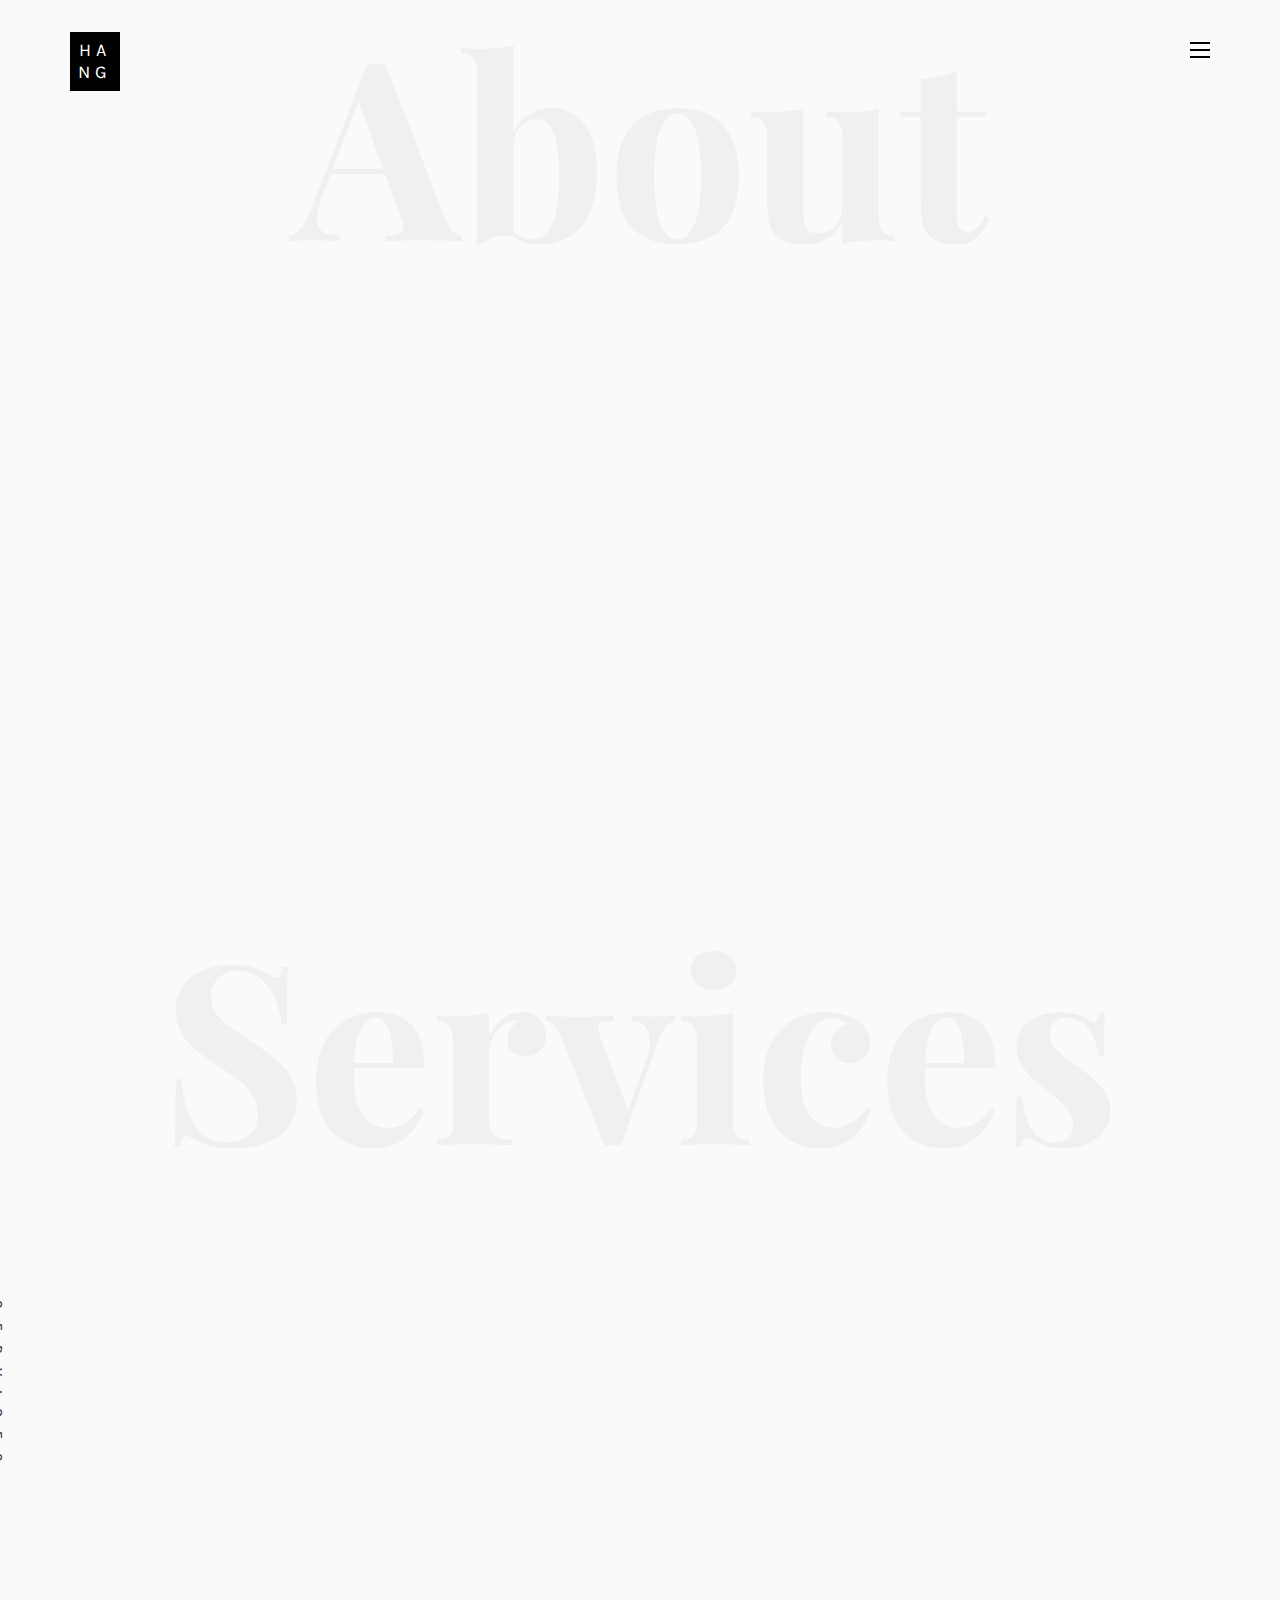
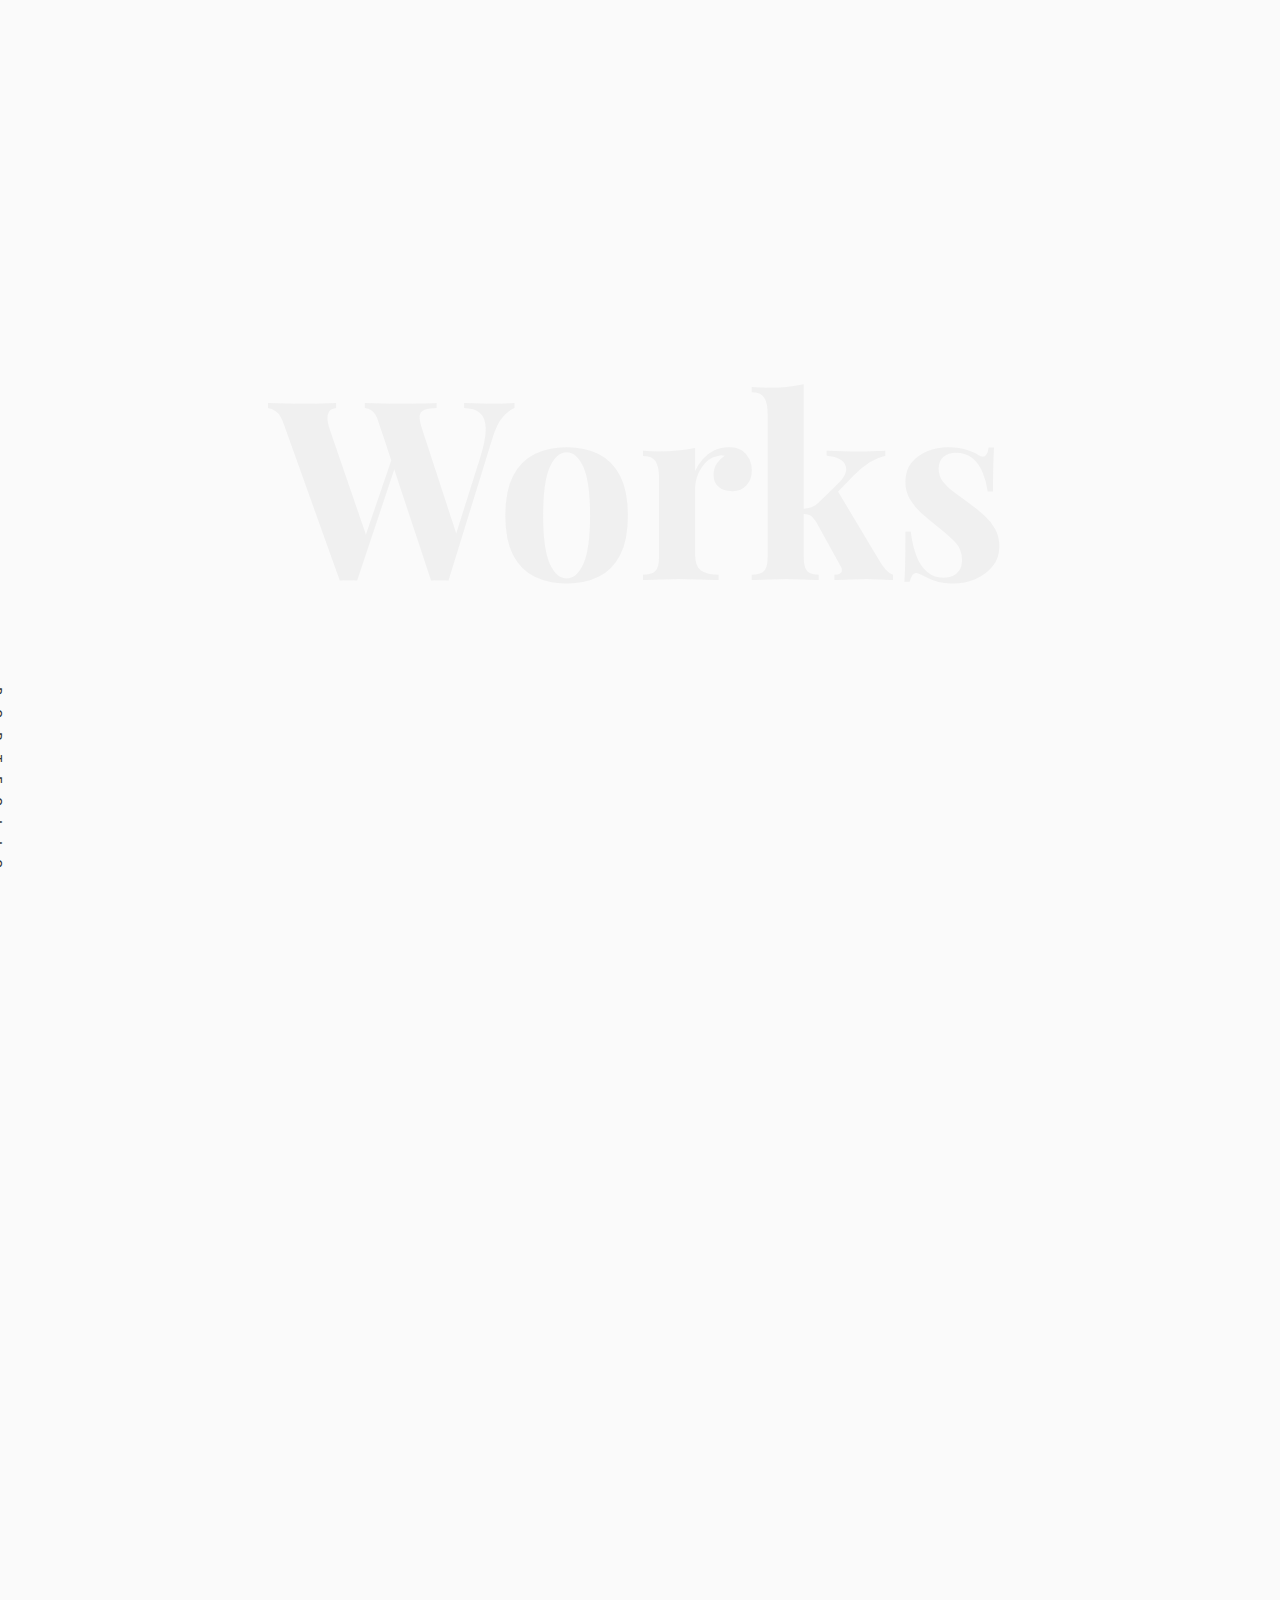
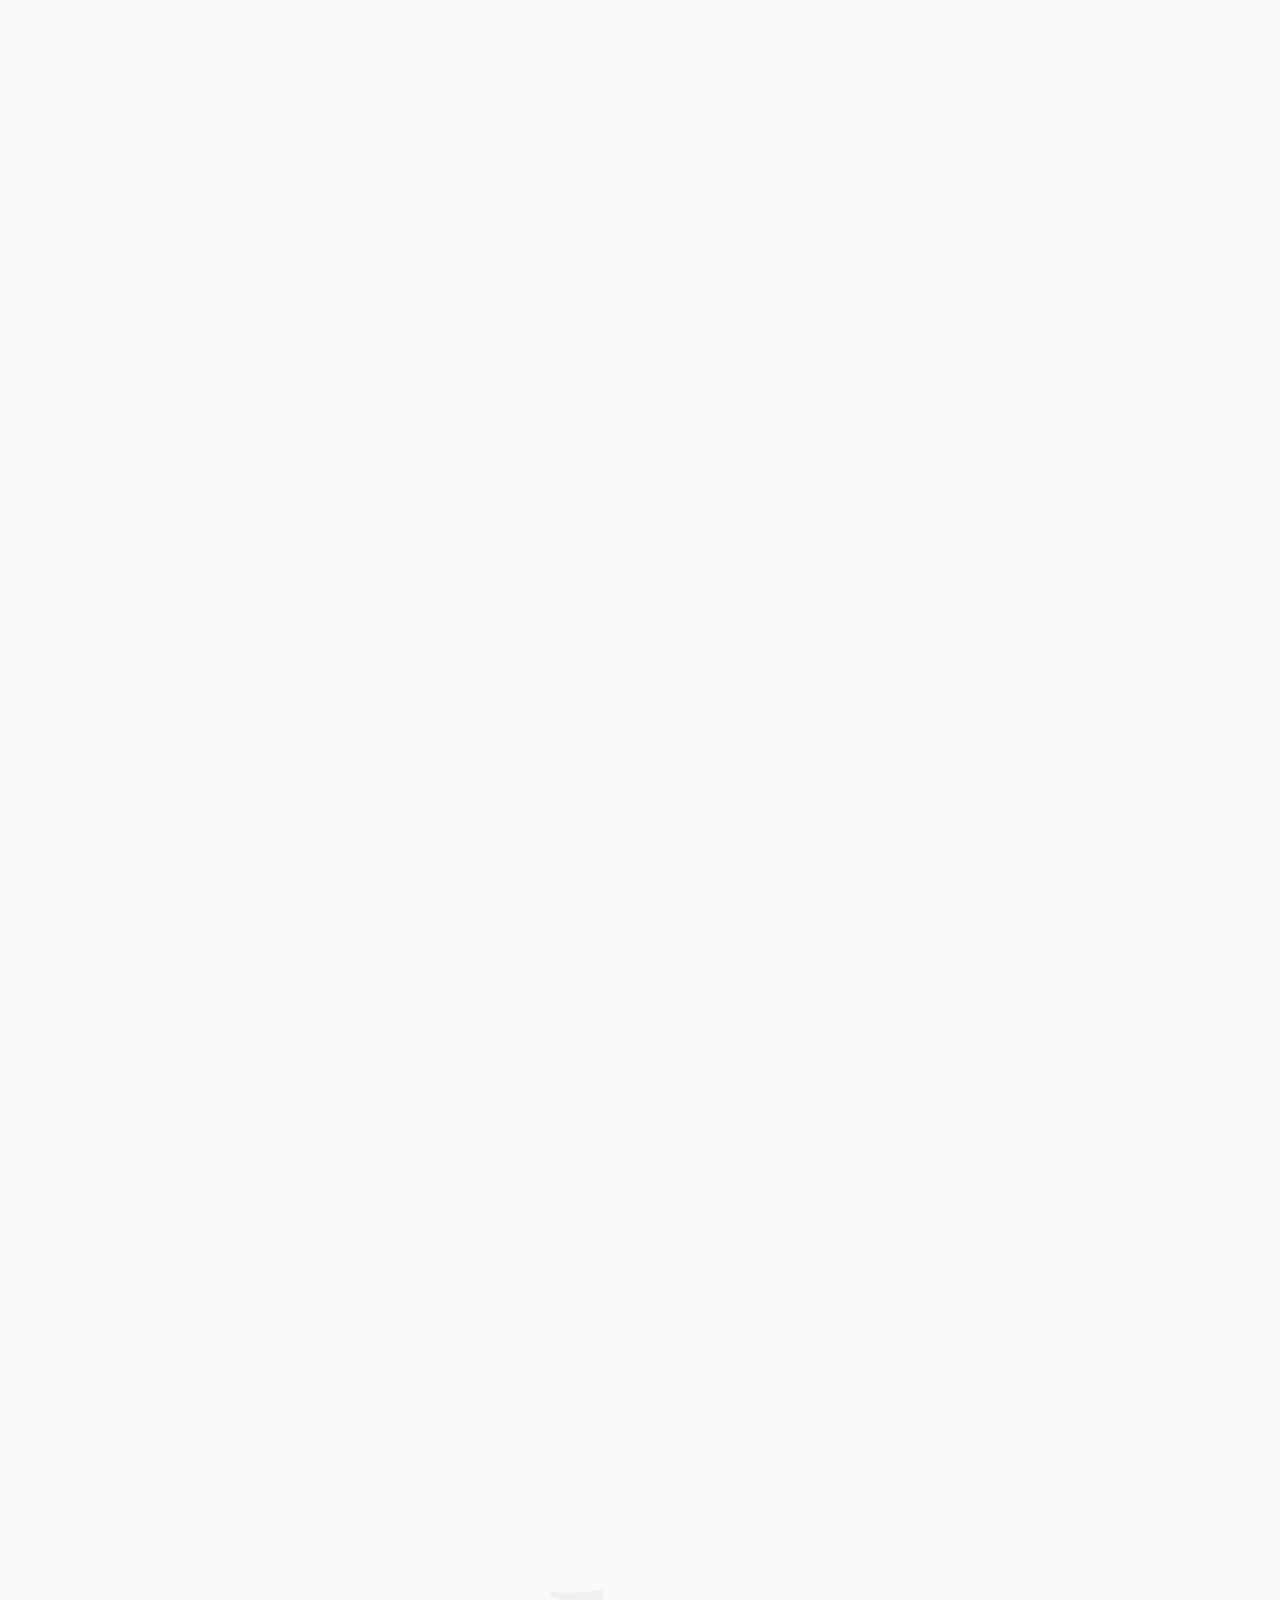
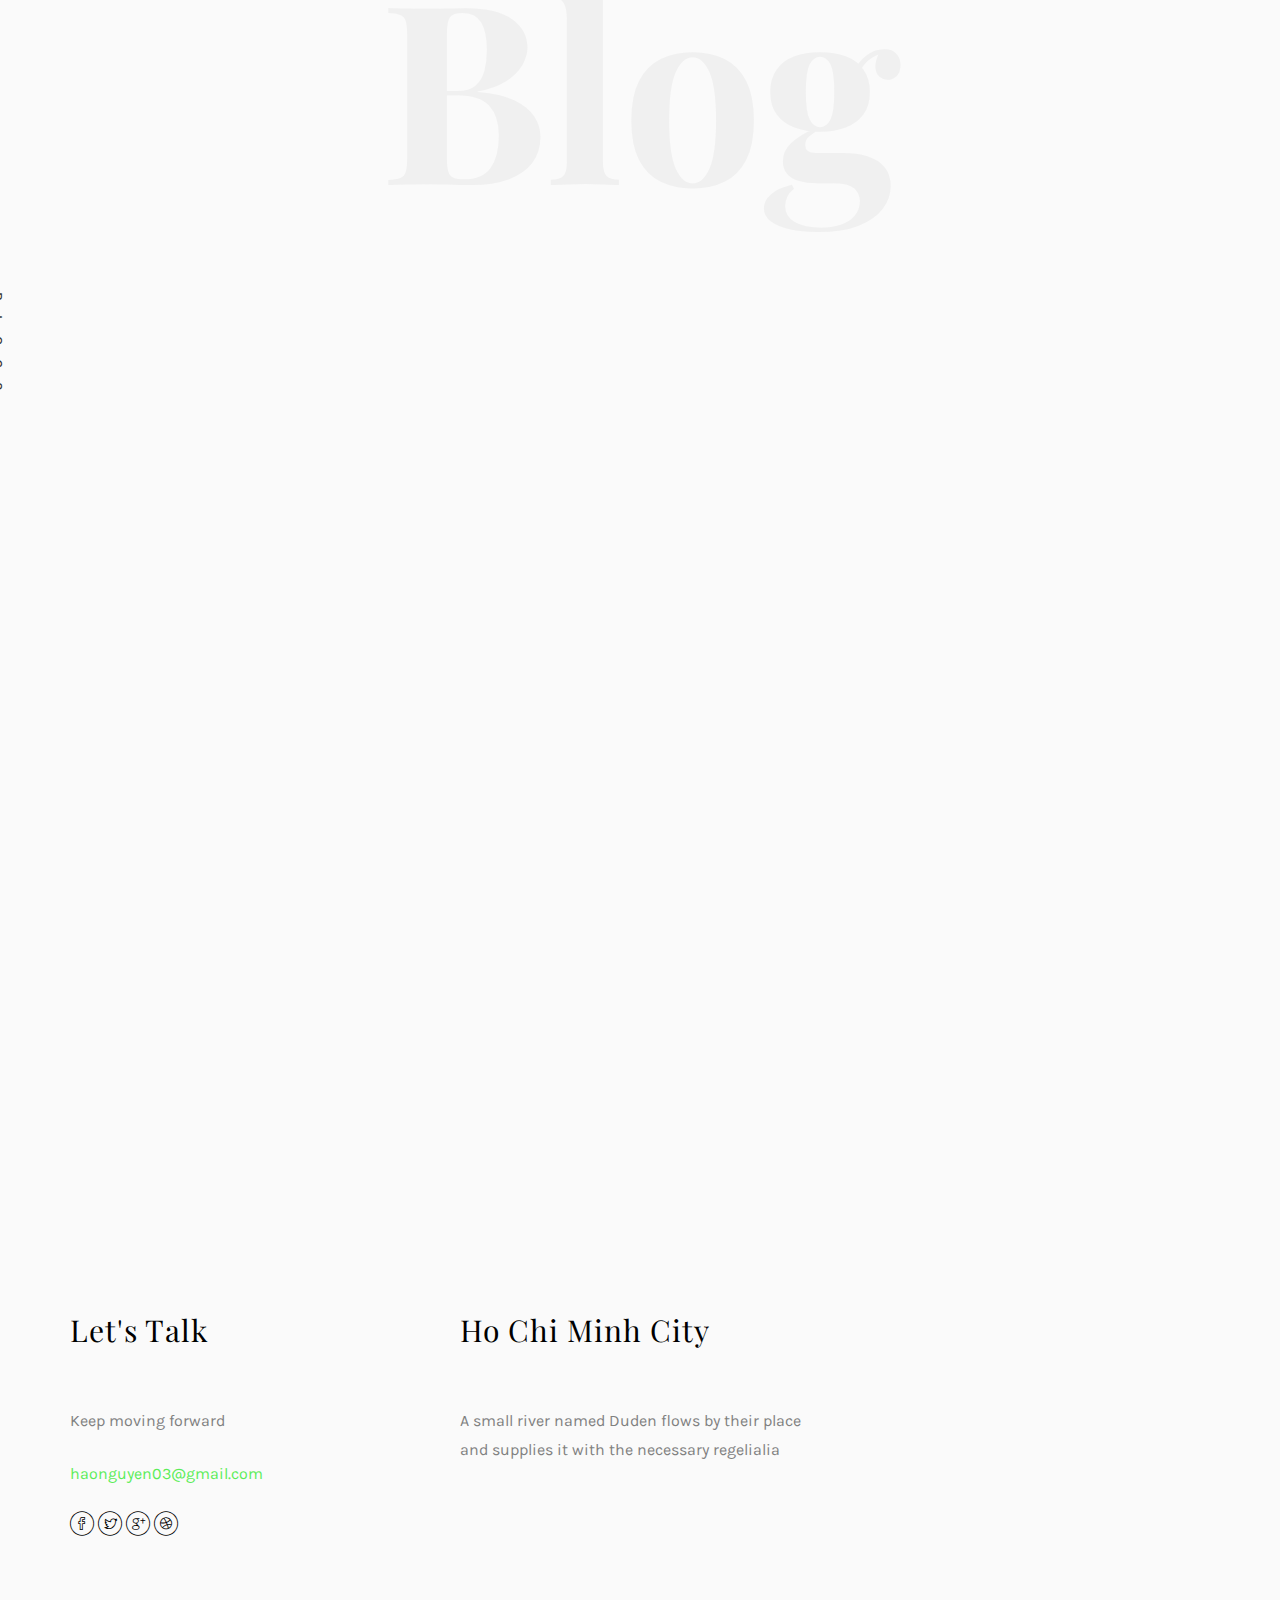
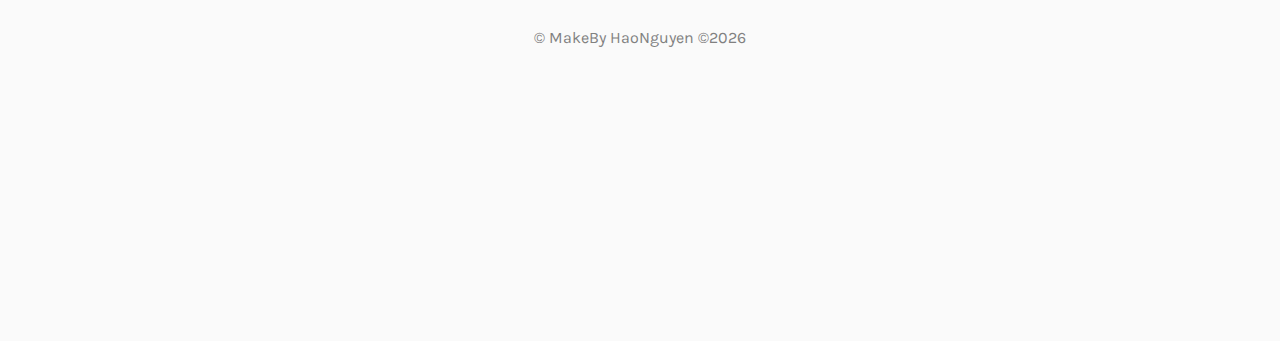
<file: index.html>
<!DOCTYPE HTML>
<html>
	<head>
	<meta charset="utf-8">
	<meta http-equiv="X-UA-Compatible" content="IE=edge">
	<title>hao</title>
	<meta name="viewport" content="width=device-width, initial-scale=1">
	<meta name="description" content="" />
	<meta name="keywords" content="" />
	<meta name="author" content="" />

  <!-- Facebook and Twitter integration -->
	<meta property="og:title" content=""/>
	<meta property="og:image" content=""/>
	<meta property="og:url" content=""/>
	<meta property="og:site_name" content=""/>
	<meta property="og:description" content=""/>
	<meta name="twitter:title" content="" />
	<meta name="twitter:image" content="" />
	<meta name="twitter:url" content="" />
	<meta name="twitter:card" content="" />

	<!-- Place favicon.ico and apple-touch-icon.png in the root directory -->
	<link rel="shortcut icon" href="./images/LOGOG.png">

	<link href="https://fonts.googleapis.com/css?family=Karla:400,700" rel="stylesheet">
	<link href="https://fonts.googleapis.com/css?family=Playfair+Display:400,400i,700" rel="stylesheet">
	
	<!-- Animate.css -->
	<link rel="stylesheet" href="css/animate.css">
	<!-- Icomoon Icon Fonts-->
	<link rel="stylesheet" href="css/icomoon.css">
	<!-- Bootstrap  -->
	<link rel="stylesheet" href="css/bootstrap.css">
	<!-- Owl Carousel -->
	<link rel="stylesheet" href="css/owl.carousel.min.css">
	<link rel="stylesheet" href="css/owl.theme.default.min.css">
	<!-- Magnific Popup -->
	<link rel="stylesheet" href="css/magnific-popup.css">

	<link rel="stylesheet" href="css/style.css">


	<!-- Modernizr JS -->
	<script src="js/modernizr-2.6.2.min.js"></script>
	<!-- FOR IE9 below -->
	<!--[if lt IE 9]>
	<script src="js/respond.min.js"></script>
	<![endif]-->

	</head>
	<body>

	<nav id="colorlib-main-nav" role="navigation">
		<a href="#" class="js-colorlib-nav-toggle colorlib-nav-toggle active"><i></i></a>
		<div class="js-fullheight colorlib-table">
			<div class="colorlib-table-cell js-fullheight">
				<div class="row">
					<div class="col-md-12">
						<div class="form-group">
							<input type="text" class="form-control" id="search" placeholder="Enter any key to search...">
							<button type="submit" class="btn btn-primary"><i class="icon-search3"></i></button>
						</div>
					</div>
				</div>
				<div class="row">
					<div class="col-md-12">
						<ul>
							<li class="active"><a href="index.html">Home</a></li>
							<li><a href="services.html">Services</a></li>
							<li><a href="work.html">Work</a></li>
							<li><a href="blog.html">Blog</a></li>
							<li><a href="about.html">About</a></li>
							<li><a href="contact.html">Contact</a></li>
						</ul>
					</div>
				</div>
				<div class="row">
					<div class="col-md-12">
						<h2 class="head-title">Works</h2>
						<a href="images/work-1.jpg" class="gallery image-popup-link text-center" style="background-image: url(images/work-1.jpg);">
							<span><i class="icon-search3"></i></span>
						</a>
						<a href="images/work-2.jpg" class="gallery image-popup-link text-center" style="background-image: url(images/work-2.jpg);">
							<span><i class="icon-search3"></i></span>
						</a>
						<a href="images/work-3.jpg" class="gallery image-popup-link text-center" style="background-image: url(images/work-3.jpg);">
							<span><i class="icon-search3"></i></span>
						</a>
						<a href="images/work-4.jpg" class="gallery image-popup-link text-center" style="background-image: url(images/work-4.jpg);">
							<span><i class="icon-search3"></i></span>
						</a>
					</div>
				</div>
			</div>
		</div>
	</nav>
	
	<div id="colorlib-page">
		<header>
			<div class="container">
				<div class="row">
					<div class="col-md-12">
						<div class="colorlib-navbar-brand">
							<a class="colorlib-logo" href="./images/LOGOG.png"><span>HA</span><span>NG</span></a>
						</div>
						<a href="#" class="js-colorlib-nav-toggle colorlib-nav-toggle"><i></i></a>
					</div>
				</div>
			</div>
		</header>
		<div id="colorlib-about">
			<div class="container">
				<div class="row text-center">
					<h2 class="bold">About</h2>
				</div>
				<div class="row">
					<div class="col-md-5 animate-box">
						<div class="owl-carousel3">
							<div class="item">
								<img class="img-responsive about-img" src="images/Group 394.png" alt="html5 bootstrap template by colorlib.com">
							</div>
							<div class="item">
								<img class="img-responsive about-img" src="images/Group 394.png" alt="html5 bootstrap template by colorlib.com">
							</div>
						</div>
					</div>
					<div class="col-md-6 col-md-push-1 animate-box">
						<div class="about-desc">
							<div class="owl-carousel3">
								<div class="item">
									<h2><span>Hao</span><span> Nguyen</span></h2>
								</div>
								<div class="item">
									<h2><span>I'm</span><span>A UX/UI Designer</span></h2>
								</div>
							</div>
							<div class="desc">
								<div class="rotate">
									<h2 class="heading">About</h2>
								</div>
								<p>A small river named Duden <a href="#">flows by their place</a> and supplies it with the necessary regelialia. It is a paradisematic country, in which roasted parts of sentences fly into your mouth. Even the all-powerful Pointing has no control about the blind texts it is an almost unorthographic life.</p>
								<p class="colorlib-social-icons">
									<a href="#"><i class="icon-facebook4"></i></a>
									<a href="#"><i class="icon-behance4"></i></a>
									<a href="#"><i class="icon-googleplus"></i></a>
									<a href="#"><i class="icon-dribbble2"></i></a>
								</p>
								<p><a href="#" class="btn btn-primary btn-outline">Contact Me!</a></p>
							</div>
						</div>
					</div>
				</div>
			</div>
		</div>
		<div id="colorlib-services">
			<div class="container">
				<div class="row text-center">
					<h2 class="bold">Services</h2>
				</div>
				<div class="row">
					<div class="col-md-12">
						<div class="services-flex">
							<div class="one-third">
								<div class="row">
									<div class="col-md-12 col-md-offset-0 animate-box intro-heading">
										<span>My Services</span>
										<h2>Here Are Some of My Skills</h2>
									</div>
								</div>
								<div class="row">
									<div class="col-md-12">
										<div class="rotate">
											<h2 class="heading">Services</h2>
										</div>
									</div>
									<div class="col-md-6">
										<div class="services animate-box">
											<h3>1 - UX/UI Design</h3>
											<ul>
												<li>UI Design</li>
												<li>Website &amp; Digital Design</li>
												<li>UX Design</li>
											</ul>
										</div>
										<div class="services animate-box">
											<h3>2 - Front End Development</h3>
											<ul>
												<li>HTML / CSS</li>
												<li>JS</li>
												<li>Bootstrap</li>
												
											</ul>
										</div>
									</div>
									
								</div>
							</div>
							
							</div>
						</div>
					</div>
				</div>
			</div>
		</div>

		<div id="colorlib-work">
			<div class="container">
				<div class="row text-center">
					<h2 class="bold">Works</h2>
				</div>
				<div class="row">
					<div class="col-md-12 col-md-offset-0 text-center animate-box intro-heading">
						<span>Portfolio</span>
						<h2>Done Projects</h2>
					</div>
				</div>
				<div class="row">
					<div class="col-md-12">
						<div class="rotate">
							<h2 class="heading">Portfolio</h2>
						</div>
					</div>
				</div>
				<div class="row">
					<div class="col-md-15">
						<div class="work-entry animate-box">
							<a href="work-single.html" class="work-img" style="background-image: url(images/podcast-1.png);">
								<div class="display-t">
									<div class="work-name">
										<h2>The Primary Podcast</h2>
									</div>
								</div>
							</a>
							<div class="col-md-4 col-md-offset-4">
								<!-- <div class="desc">
									<p>Far far away, behind the word mountains, far from the countries Vokalia and Consonantia, there live the blind texts. Separated they live in Bookmarksgrove right at the coast of the Semantics, a large language ocean.</p>
									<p class="read"><a href="#">View details</a></p>
								</div> -->
							</div>
						</div>
					</div>
					<div class="col-md-12">
						<div class="work-entry animate-box">
							<a href="work.html" class="work-img" style="background-image: url(images/bok11.png);">
								<div class="display-t">
									<div class="work-name">
										<h2>Bok</h2>
									</div>
								</div>
							</a>
							<div class="col-md-4 col-md-offset-4">
								<!-- <div class="desc">
									<p>Far far away, behind the word mountains, far from the countries Vokalia and Consonantia, there live the blind texts. Separated they live in Bookmarksgrove right at the coast of the Semantics, a large language ocean.</p>
									<p class="read"><a href="#">View Details</a></p>
								</div> -->
							</div>
						</div>
					</div>
					<div class="col-md-12">
						<div class="work-entry animate-box">
							<a href="work.html" class="work-img" style="background-image: url(images/bok\ tum.png);">
								<div class="display-t">
									<div class="work-name">
										<h2>Vincent</h2>
									</div>
								</div>
							</a>
							<div class="col-md-4 col-md-offset-4">
								<!-- <div class="desc">
									<p>Far far away, behind the word mountains, far from the countries Vokalia and Consonantia, there live the blind texts. Separated they live in Bookmarksgrove right at the coast of the Semantics, a large language ocean.</p>
									<p class="read"><a href="#">View details</a></p>
								</div> -->
							</div>
						</div>
					</div> 
					

		<div id="colorlib-blog">
			<div class="container">
				<div class="row text-center">
					<h2 class="bold">Blog</h2>
				</div>
				<div class="row">
					<div class="col-md-12 col-md-offset-0 text-center animate-box intro-heading">
						<span>Blogs</span>
						<h2>Read this</h2>
					</div>
				</div>
				<div class="row">
					<div class="col-md-12">
						<div class="rotate">
							<h2 class="heading">Blogs</h2>
						</div>
					</div>
				</div>
				<div class="row animate-box">
					<div class="owl-carousel1">
						<div class="item">
							<div class="col-md-12">
								<div class="article">
									<a href="blog.html" class="blog-img">
										<img class="img-responsive" src="images/img-1.jpg" alt="html5 bootstrap by colorlib.com">
										<div class="overlay"></div>
										<div class="link">
											<span class="read">Read more</h2>
										</div>
									</a>
									<div class="desc">
										<span class="meta">15, Feb 2023</span>
										<h2><a href="blog.html">1001 bạn chưa biết về thiết kế</a></h2>
										<p>When she reached the first hills of the Italic Mountains, she had a last view back on the skyline of her hometown Bookmarksgrove</p>
									</div>
								</div>
							</div>
						</div>
						<div class="item">
							<div class="col-md-12">
								<div class="article">
									<a href="blog.html" class="blog-img">
										<img class="img-responsive" src="images/img-2.jpg" alt="html5 bootstrap by colorlib.com">
										<div class="overlay"></div>
										<div class="link">
											<span class="read">Read more</h2>
										</div>
									</a>
									<div class="desc">
										<span class="meta">Update</span>
										<h2><a href="blog.html">A Japanese Constellation</a></h2>
										<p>When she reached the first hills of the Italic Mountains, she had a last view back on the skyline of her hometown Bookmarksgrove</p>
									</div>
								</div>
							</div>
						</div>
						<div class="item">
							<div class="col-md-12">
								<div class="article">
									<a href="blog.html" class="blog-img">
										<img class="img-responsive" src="images/img-3.jpg" alt="html5 bootstrap by colorlib.com">
										<div class="overlay"></div>
										<div class="link">
											<span class="read">Read more</h2>
										</div>
									</a>
									<div class="desc">
										<span class="meta">1Update</span>
										<h2><a href="blog.html">A Japanese Constellation</a></h2>
										<p>When she reached the first hills of the Italic Mountains, she had a last view back on the skyline of her hometown Bookmarksgrove</p>
									</div>
								</div>
							</div>
						</div>
					</div>
				</div>
			</div>
		</div>

		

		<footer>
			<div id="footer">
				<div class="container">
					<div class="row">
						<div class="col-md-4 col-pb-sm">
							<div class="row">
								<div class="col-md-10">
									<h2>Let's Talk</h2>
									<p>Keep moving forward</p>
									<p><a href="#">haonguyen03@gmail.com</a></p>
									<p class="colorlib-social-icons">
										<a href="#"><i class="icon-facebook4"></i></a>
										<a href="#"><i class="icon-twitter3"></i></a>
										<a href="#"><i class="icon-googleplus"></i></a>
										<a href="#"><i class="icon-dribbble2"></i></a>
									</p>
								</div>
							</div>
						</div>
						<!-- <div class="col-md-4 col-pb-sm">
							<h2>Update Blog</h2>
							<div class="f-entry">
								<a href="#" class="featured-img" style="background-image: url(images/img-1.jpg);"></a>
								<div class="desc">
									<span>Continute</span>
									<h3><a href="#">Art Gallery in Japan</a></h3>
								</div>
							</div>
							<div class="f-entry">
								<a href="#" class="featured-img" style="background-image: url(images/img-2.jpg);"></a>
								<div class="desc">
									<span>Soon</span>
									<h3><a href="#">A Japanese Constellation</a></h3>
								</div>
							</div>
							<div class="f-entry">
								<a href="#" class="featured-img" style="background-image: url(images/img-3.jpg);"></a>
								<div class="desc">
									<span>soon</span>
									<h3><a href="#">Road Trip</a></h3>
								</div>
							</div>
						</div> -->
						<div class="col-md-4 col-pb-sm">
							<h2>Ho Chi Minh City</h2>
							<p>A small river named Duden flows by their place and supplies it with the necessary regelialia</p>
							<div class="subscribe text-center">
								
							</div>
						</div>
					</div>
					<div class="row">
						<div class="col-md-12 text-center">
							<p>
								&copy; <!-- Link back to Colorlib can't be removed. Template is licensed under CC BY 3.0. -->
                          MakeBy HaoNguyen  &copy;<script>document.write(new Date().getFullYear());</script> 
<!-- Link back to Colorlib can't be removed. Template is licensed under CC BY 3.0. -->
							</p>
						</div>
					</div>
				</div>
			</div>
		</footer>
	
	</div>

	<!-- jQuery -->
	<script src="js/jquery.min.js"></script>
	<!-- jQuery Easing -->
	<script src="js/jquery.easing.1.3.js"></script>
	<!-- Bootstrap -->
	<script src="js/bootstrap.min.js"></script>
	<!-- Waypoints -->
	<script src="js/jquery.waypoints.min.js"></script>
	<!-- Owl Carousel -->
	<script src="js/owl.carousel.min.js"></script>
	<!-- Magnific Popup -->
	<script src="js/jquery.magnific-popup.min.js"></script>
	<script src="js/magnific-popup-options.js"></script>

	<!-- Main JS (Do not remove) -->
	<script src="js/main.js"></script>

	</body>
</html>
</file>
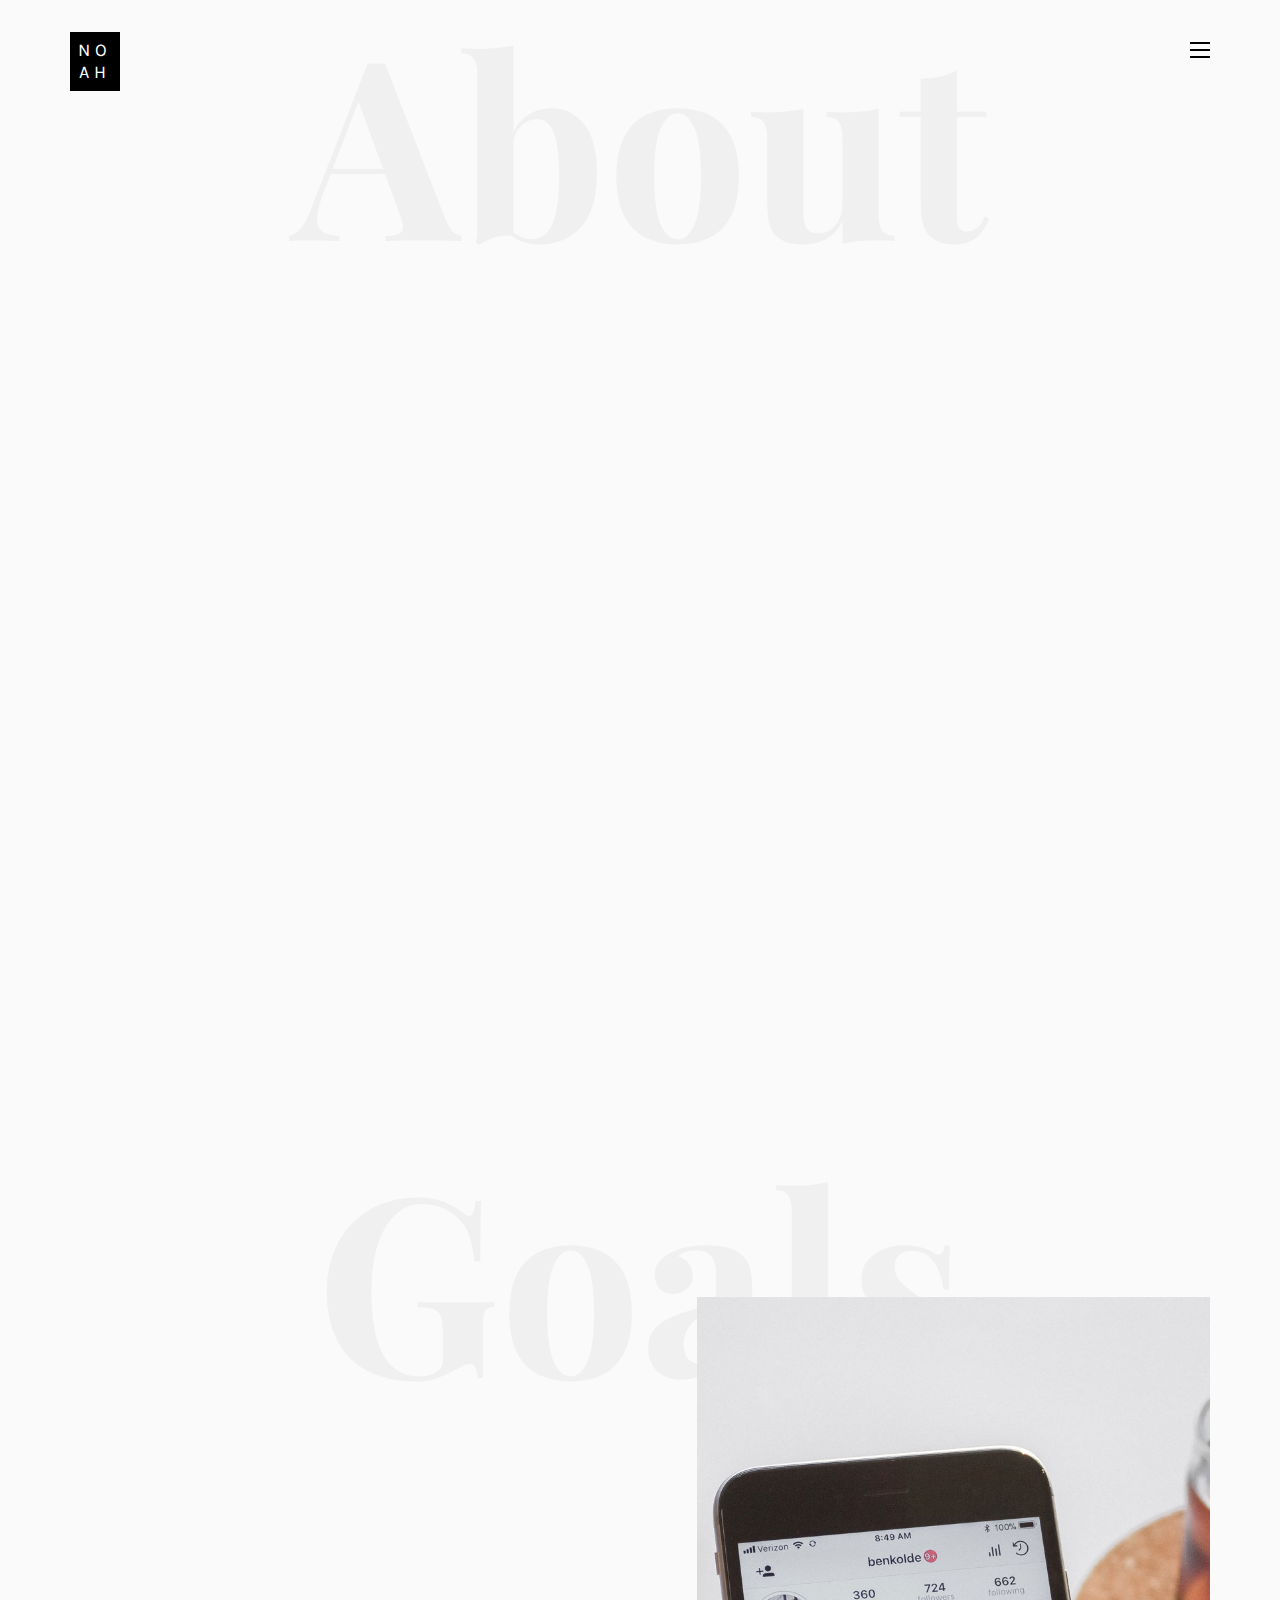
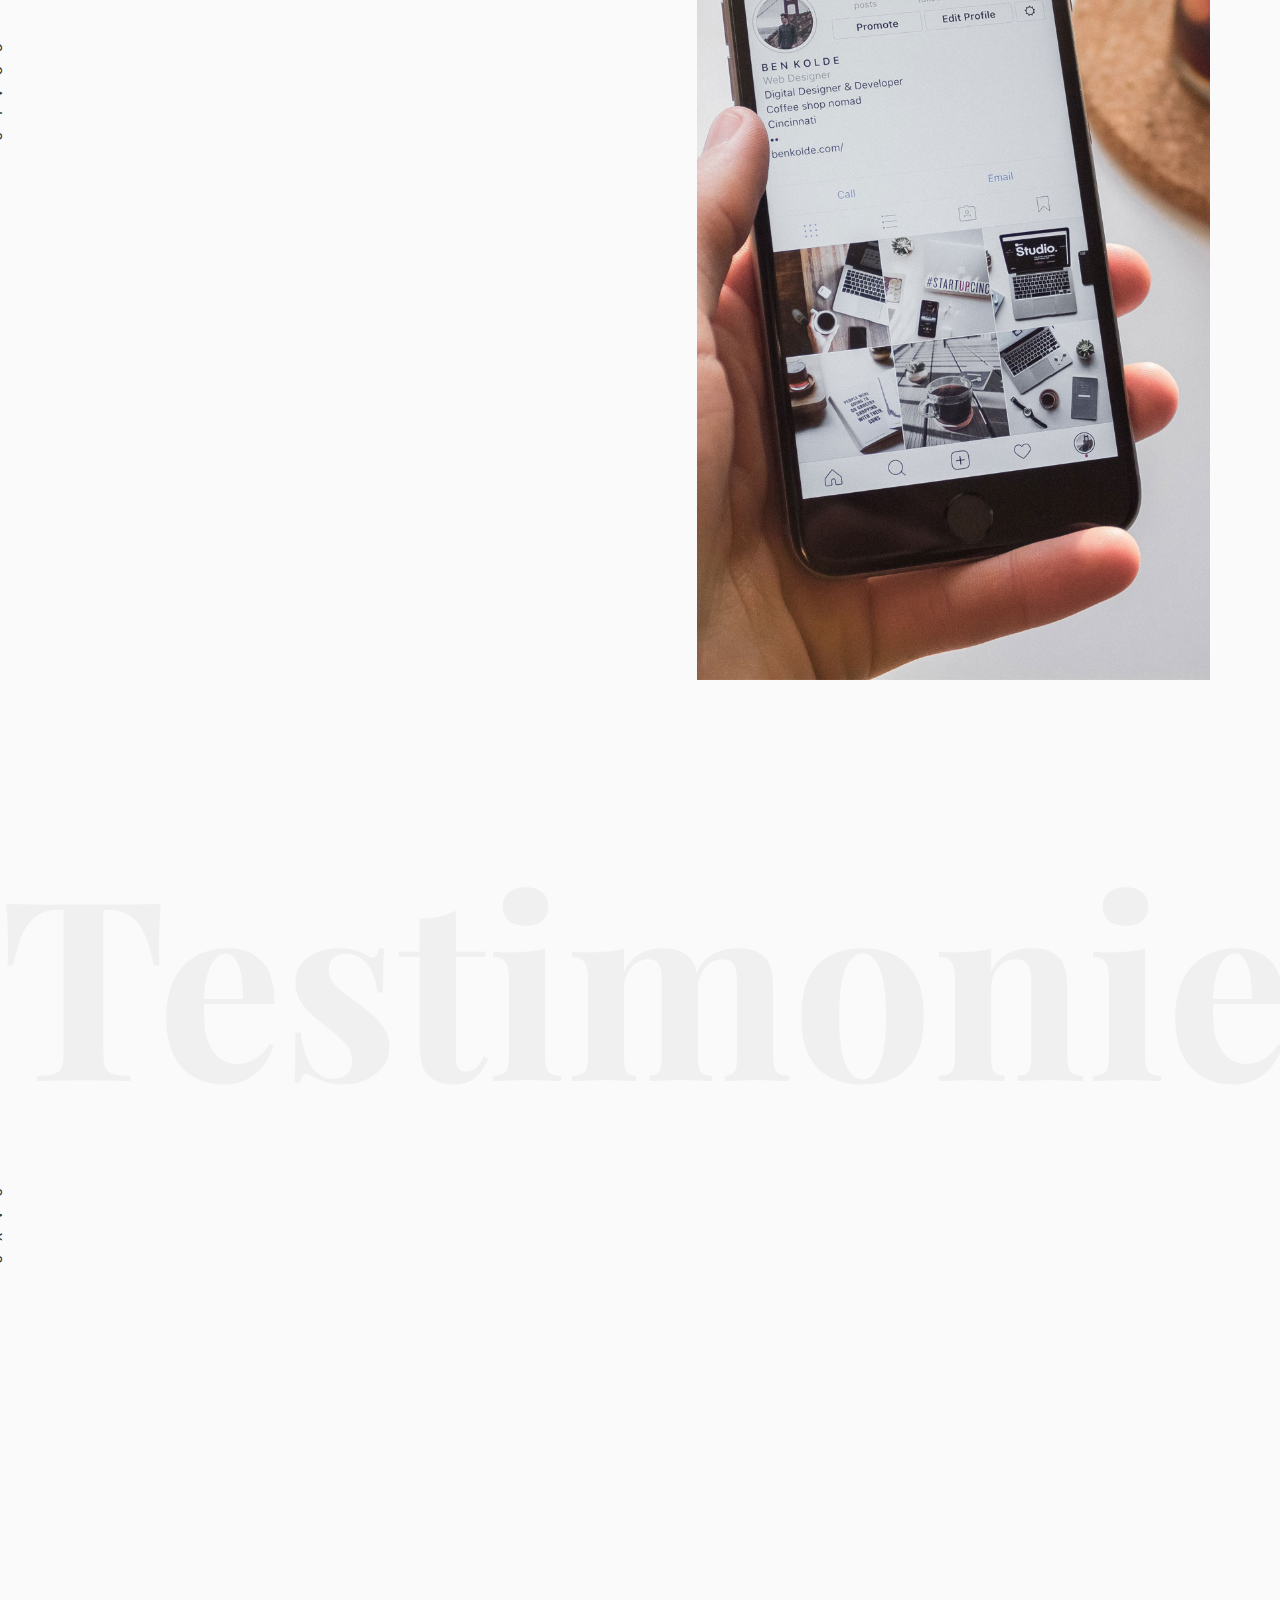
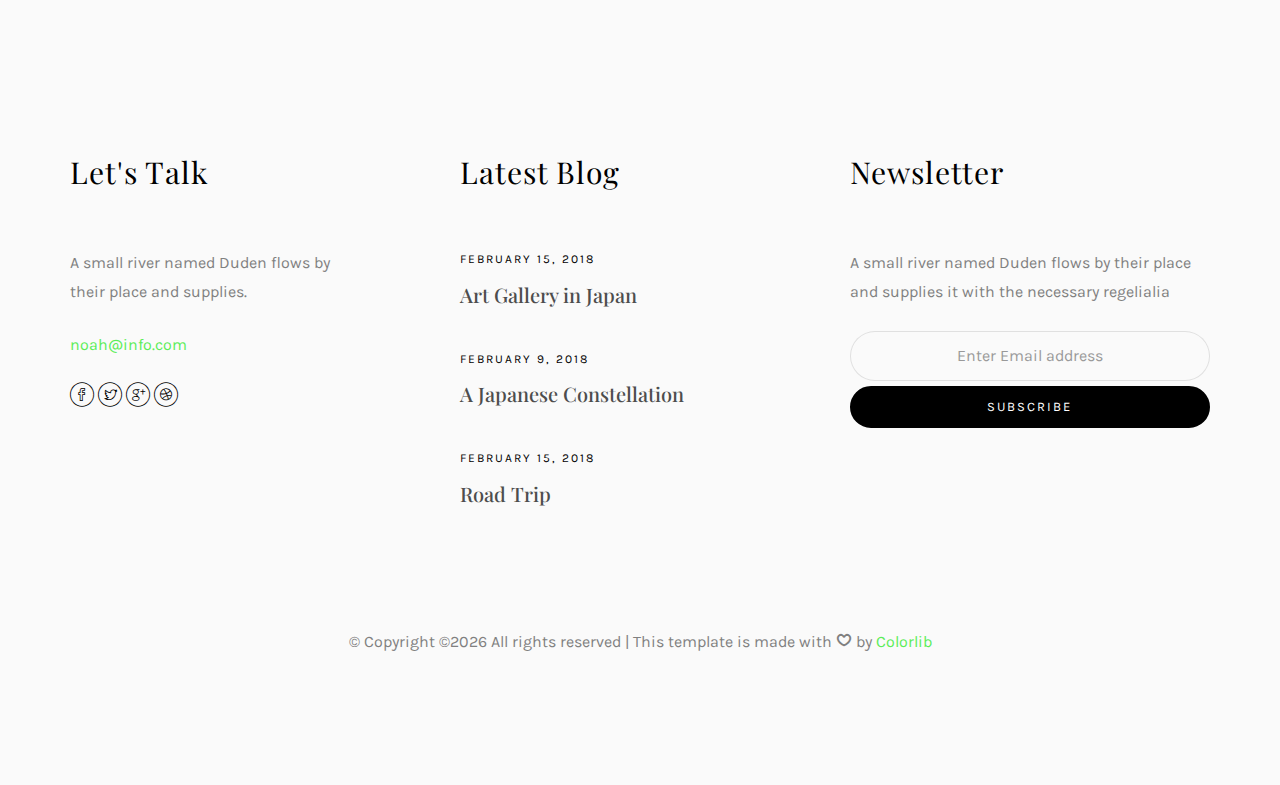
<file: about.html>
<!DOCTYPE HTML>
<html>
	<head>
	<meta charset="utf-8">
	<meta http-equiv="X-UA-Compatible" content="IE=edge">
	<title>Noah Template</title>
	<meta name="viewport" content="width=device-width, initial-scale=1">
	<meta name="description" content="" />
	<meta name="keywords" content="" />
	<meta name="author" content="" />

  <!-- Facebook and Twitter integration -->
	<meta property="og:title" content=""/>
	<meta property="og:image" content=""/>
	<meta property="og:url" content=""/>
	<meta property="og:site_name" content=""/>
	<meta property="og:description" content=""/>
	<meta name="twitter:title" content="" />
	<meta name="twitter:image" content="" />
	<meta name="twitter:url" content="" />
	<meta name="twitter:card" content="" />

	<!-- Place favicon.ico and apple-touch-icon.png in the root directory -->
	<link rel="shortcut icon" href="favicon.ico">

	<link href="https://fonts.googleapis.com/css?family=Karla:400,700" rel="stylesheet">
	<link href="https://fonts.googleapis.com/css?family=Playfair+Display:400,400i,700" rel="stylesheet">
	
	<!-- Animate.css -->
	<link rel="stylesheet" href="css/animate.css">
	<!-- Icomoon Icon Fonts-->
	<link rel="stylesheet" href="css/icomoon.css">
	<!-- Bootstrap  -->
	<link rel="stylesheet" href="css/bootstrap.css">
	<!-- Owl Carousel -->
	<link rel="stylesheet" href="css/owl.carousel.min.css">
	<link rel="stylesheet" href="css/owl.theme.default.min.css">
	<!-- Magnific Popup -->
	<link rel="stylesheet" href="css/magnific-popup.css">

	<link rel="stylesheet" href="css/style.css">


	<!-- Modernizr JS -->
	<script src="js/modernizr-2.6.2.min.js"></script>
	<!-- FOR IE9 below -->
	<!--[if lt IE 9]>
	<script src="js/respond.min.js"></script>
	<![endif]-->

	</head>
	<body>

	<nav id="colorlib-main-nav" role="navigation">
		<a href="#" class="js-colorlib-nav-toggle colorlib-nav-toggle active"><i></i></a>
		<div class="js-fullheight colorlib-table">
			<div class="colorlib-table-cell js-fullheight">
				<div class="row">
					<div class="col-md-12">
						<div class="form-group">
							<input type="text" class="form-control" id="search" placeholder="Enter any key to search...">
							<button type="submit" class="btn btn-primary"><i class="icon-search3"></i></button>
						</div>
					</div>
				</div>
				<div class="row">
					<div class="col-md-12">
						<ul>
							<li><a href="index.html">Home</a></li>
							<li><a href="services.html">Services</a></li>
							<li><a href="work.html">Work</a></li>
							<li><a href="blog.html">Blog</a></li>
							<li class="active"><a href="about.html">About</a></li>
							<li><a href="contact.html">Contact</a></li>
						</ul>
					</div>
				</div>
				<div class="row">
					<div class="col-md-12">
						<h2 class="head-title">Works</h2>
						<a href="images/work-1.jpg" class="gallery image-popup-link text-center" style="background-image: url(images/work-1.jpg);">
							<span><i class="icon-search3"></i></span>
						</a>
						<a href="images/work-2.jpg" class="gallery image-popup-link text-center" style="background-image: url(images/work-2.jpg);">
							<span><i class="icon-search3"></i></span>
						</a>
						<a href="images/work-3.jpg" class="gallery image-popup-link text-center" style="background-image: url(images/work-3.jpg);">
							<span><i class="icon-search3"></i></span>
						</a>
						<a href="images/work-4.jpg" class="gallery image-popup-link text-center" style="background-image: url(images/work-4.jpg);">
							<span><i class="icon-search3"></i></span>
						</a>
					</div>
				</div>
			</div>
		</div>
	</nav>
	
	<div id="colorlib-page">
		<header>
			<div class="container">
				<div class="row">
					<div class="col-md-12">
						<div class="colorlib-navbar-brand">
							<a class="colorlib-logo" href="index.html"><span>No</span><span>ah</span></a>
						</div>
						<a href="#" class="js-colorlib-nav-toggle colorlib-nav-toggle"><i></i></a>
					</div>
				</div>
			</div>
		</header>
		<div id="colorlib-about">
			<div class="container">
				<div class="row text-center">
					<h2 class="bold">About</h2>
				</div>
				<div class="row row-padded-bottom">
					<div class="col-md-5 animate-box">
						<img class="img-responsive about-img" src="images/about.jpg" alt="html5 bootstrap template by colorlib.com">
					</div>
					<div class="col-md-6 col-md-push-1 animate-box">
						<div class="about-desc">
							<h2><span>Noah</span><span>Henderson</span></h2>
							<div class="desc">
								<div class="rotate">
									<h2 class="heading">About</h2>
								</div>
								<p>A small river named Duden <a href="#">flows by their place</a> and supplies it with the necessary regelialia. It is a paradisematic country, in which roasted parts of sentences fly into your mouth. Even the all-powerful Pointing has no control about the blind texts it is an almost unorthographic life.</p>
								<p class="colorlib-social-icons">
									<a href="#"><i class="icon-facebook4"></i></a>
									<a href="#"><i class="icon-twitter3"></i></a>
									<a href="#"><i class="icon-googleplus"></i></a>
									<a href="#"><i class="icon-dribbble2"></i></a>
								</p>
								<p><a href="work.html" class="btn btn-primary btn-outline">View My Works</a></p>
							</div>
						</div>
					</div>
				</div>
				<div class="row">
					<div class="col-md-4 animate-box">
						<p>The Big Oxmox advised her not to do so, because there were thousands of bad Commas, wild Question Marks and devious Semikoli, but the Little Blind Text didn’t listen. She packed her seven versalia, put her initial into the belt and made herself on the way.</p>
					</div>
					<div class="col-md-4 animate-box">
						<p>The Big Oxmox advised her not to do so, because there were thousands of bad Commas, wild Question Marks and devious Semikoli, but the Little Blind Text didn’t listen. She packed her seven versalia, put her initial into the belt and made herself on the way.</p>
					</div>
					<div class="col-md-4 animate-box">
						<p>The Big Oxmox advised her not to do so, because there were thousands of bad Commas, wild Question Marks and devious Semikoli, but the Little Blind Text didn’t listen. She packed her seven versalia, put her initial into the belt and made herself on the way.</p>
					</div>
				</div>
			</div>
		</div>
		<div id="colorlib-services">
			<div class="container">
				<div class="row text-center">
					<h2 class="bold">Goals</h2>
				</div>
				<div class="row">
					<div class="col-md-12">
						<div class="services-flex">
							<div class="one-third">
								<div class="row">
									<div class="col-md-12 col-md-offset-0 animate-box intro-heading">
										<span>Target</span>
										<h2>Goals</h2>
										<p>A small river named Duden flows by their place and supplies it with the necessary regelialia. It is a paradisematic country, in which roasted parts of sentences fly into your mouth.</p>
									</div>
								</div>
								<div class="row">
									<div class="col-md-12">
										<div class="rotate">
											<h2 class="heading">Goals</h2>
										</div>
									</div>
									<div class="col-md-12">
										<div class="services animate-box">
											<h3>1 - High Quality Theme</h3>
											<p>Even the all-powerful Pointing has no control about the blind texts it is an almost unorthographic life One day however a small line of blind text by the name of Lorem Ipsum decided to leave for the far World of Grammar.</p>
										</div>
										<div class="services animate-box">
											<h3>2 - Customer Satisfaction</h3>
											<p>Even the all-powerful Pointing has no control about the blind texts it is an almost unorthographic life One day however a small line of blind text by the name of Lorem Ipsum decided to leave for the far World of Grammar.</p>
										</div>
										<div class="services animate-box">
											<h3>3 - Well Mentained Sites</h3>
											<p>Even the all-powerful Pointing has no control about the blind texts it is an almost unorthographic life One day however a small line of blind text by the name of Lorem Ipsum decided to leave for the far World of Grammar.</p>
										</div>
									</div>
								</div>
							</div>
							<div class="one-forth services-img" style="background-image: url(images/services-img-1.jpg);">
							</div>
						</div>
					</div>
				</div>
			</div>
		</div>

		<div id="colorlib-testimony">
			<div class="container">
				<div class="row text-center">
					<h2 class="bold">Testimonies</h2>
				</div>
				<div class="row">
					<div class="col-md-12 col-md-offset-0 text-center animate-box intro-heading">
						<span>Testimonies</span>
						<h2>Clients Says</h2>
					</div>
				</div>
				<div class="row">
					<div class="col-md-12">
						<div class="rotate">
							<h2 class="heading">Says</h2>
						</div>
					</div>
				</div>
				<div class="row animate-box">
					<div class="owl-carousel">
						<div class="item">
							<div class="col-md-12 text-center">
								<div class="testimony">
									<blockquote>
										<p>"A small river named Duden flows by their place and supplies it with the necessary regelialia.</p>
										<span>" &mdash; George Brooks</span>
									</blockquote>
								</div>
							</div>
						</div>
						<div class="item">
							<div class="col-md-12 text-center">
								<div class="testimony">
									<blockquote>
										<p>"Even the all-powerful Pointing has no control about the blind texts it is an almost unorthographic life One day however a small line of blind text by the name of Lorem Ipsum decided to leave for the far World of Grammar.</p>
										<span>" &mdash; Daniel Foster</span>
									</blockquote>
								</div>
							</div>
						</div>
						<div class="item">
							<div class="col-md-12 text-center">
								<div class="testimony">
									<blockquote>
										<p>"When she reached the first hills of the Italic Mountains, she had a last view back on the skyline of her hometown Bookmarksgrove</p>
										<span>" &mdash; Liam Jenkins</span>
									</blockquote>
								</div>
							</div>
						</div>
					</div>
				</div>
			</div>
		</div>

		<footer>
			<div id="footer">
				<div class="container">
					<div class="row">
						<div class="col-md-4 col-pb-sm">
							<div class="row">
								<div class="col-md-10">
									<h2>Let's Talk</h2>
									<p>A small river named Duden flows by their place and supplies.</p>
									<p><a href="#">noah@info.com</a></p>
									<p class="colorlib-social-icons">
										<a href="#"><i class="icon-facebook4"></i></a>
										<a href="#"><i class="icon-twitter3"></i></a>
										<a href="#"><i class="icon-googleplus"></i></a>
										<a href="#"><i class="icon-dribbble2"></i></a>
									</p>
								</div>
							</div>
						</div>
						<div class="col-md-4 col-pb-sm">
							<h2>Latest Blog</h2>
							<div class="f-entry">
								<a href="#" class="featured-img" style="background-image: url(images/img-1.jpg);"></a>
								<div class="desc">
									<span>February 15, 2018</span>
									<h3><a href="#">Art Gallery in Japan</a></h3>
								</div>
							</div>
							<div class="f-entry">
								<a href="#" class="featured-img" style="background-image: url(images/img-2.jpg);"></a>
								<div class="desc">
									<span>February 9, 2018</span>
									<h3><a href="#">A Japanese Constellation</a></h3>
								</div>
							</div>
							<div class="f-entry">
								<a href="#" class="featured-img" style="background-image: url(images/img-3.jpg);"></a>
								<div class="desc">
									<span>February 15, 2018</span>
									<h3><a href="#">Road Trip</a></h3>
								</div>
							</div>
						</div>
						<div class="col-md-4 col-pb-sm">
							<h2>Newsletter</h2>
							<p>A small river named Duden flows by their place and supplies it with the necessary regelialia</p>
							<div class="subscribe text-center">
								<div class="form-group">
									<input type="text" class="form-control text-center" placeholder="Enter Email address">
									<input type="submit" value="Subscribe" class="btn btn-primary btn-custom">
								</div>
							</div>
						</div>
					</div>
					<div class="row">
						<div class="col-md-12 text-center">
							<p>
								&copy; <!-- Link back to Colorlib can't be removed. Template is licensed under CC BY 3.0. -->
Copyright &copy;<script>document.write(new Date().getFullYear());</script> All rights reserved | This template is made with <i class="icon-heart4" aria-hidden="true"></i> by <a href="https://colorlib.com" target="_blank">Colorlib</a>
<!-- Link back to Colorlib can't be removed. Template is licensed under CC BY 3.0. -->
							</p>
						</div>
					</div>
				</div>
			</div>
		</footer>
	
	</div>

	<!-- jQuery -->
	<script src="js/jquery.min.js"></script>
	<!-- jQuery Easing -->
	<script src="js/jquery.easing.1.3.js"></script>
	<!-- Bootstrap -->
	<script src="js/bootstrap.min.js"></script>
	<!-- Waypoints -->
	<script src="js/jquery.waypoints.min.js"></script>
	<!-- Owl Carousel -->
	<script src="js/owl.carousel.min.js"></script>
	<!-- Magnific Popup -->
	<script src="js/jquery.magnific-popup.min.js"></script>
	<script src="js/magnific-popup-options.js"></script>

	<!-- Main JS (Do not remove) -->
	<script src="js/main.js"></script>

	</body>
</html>
</file>
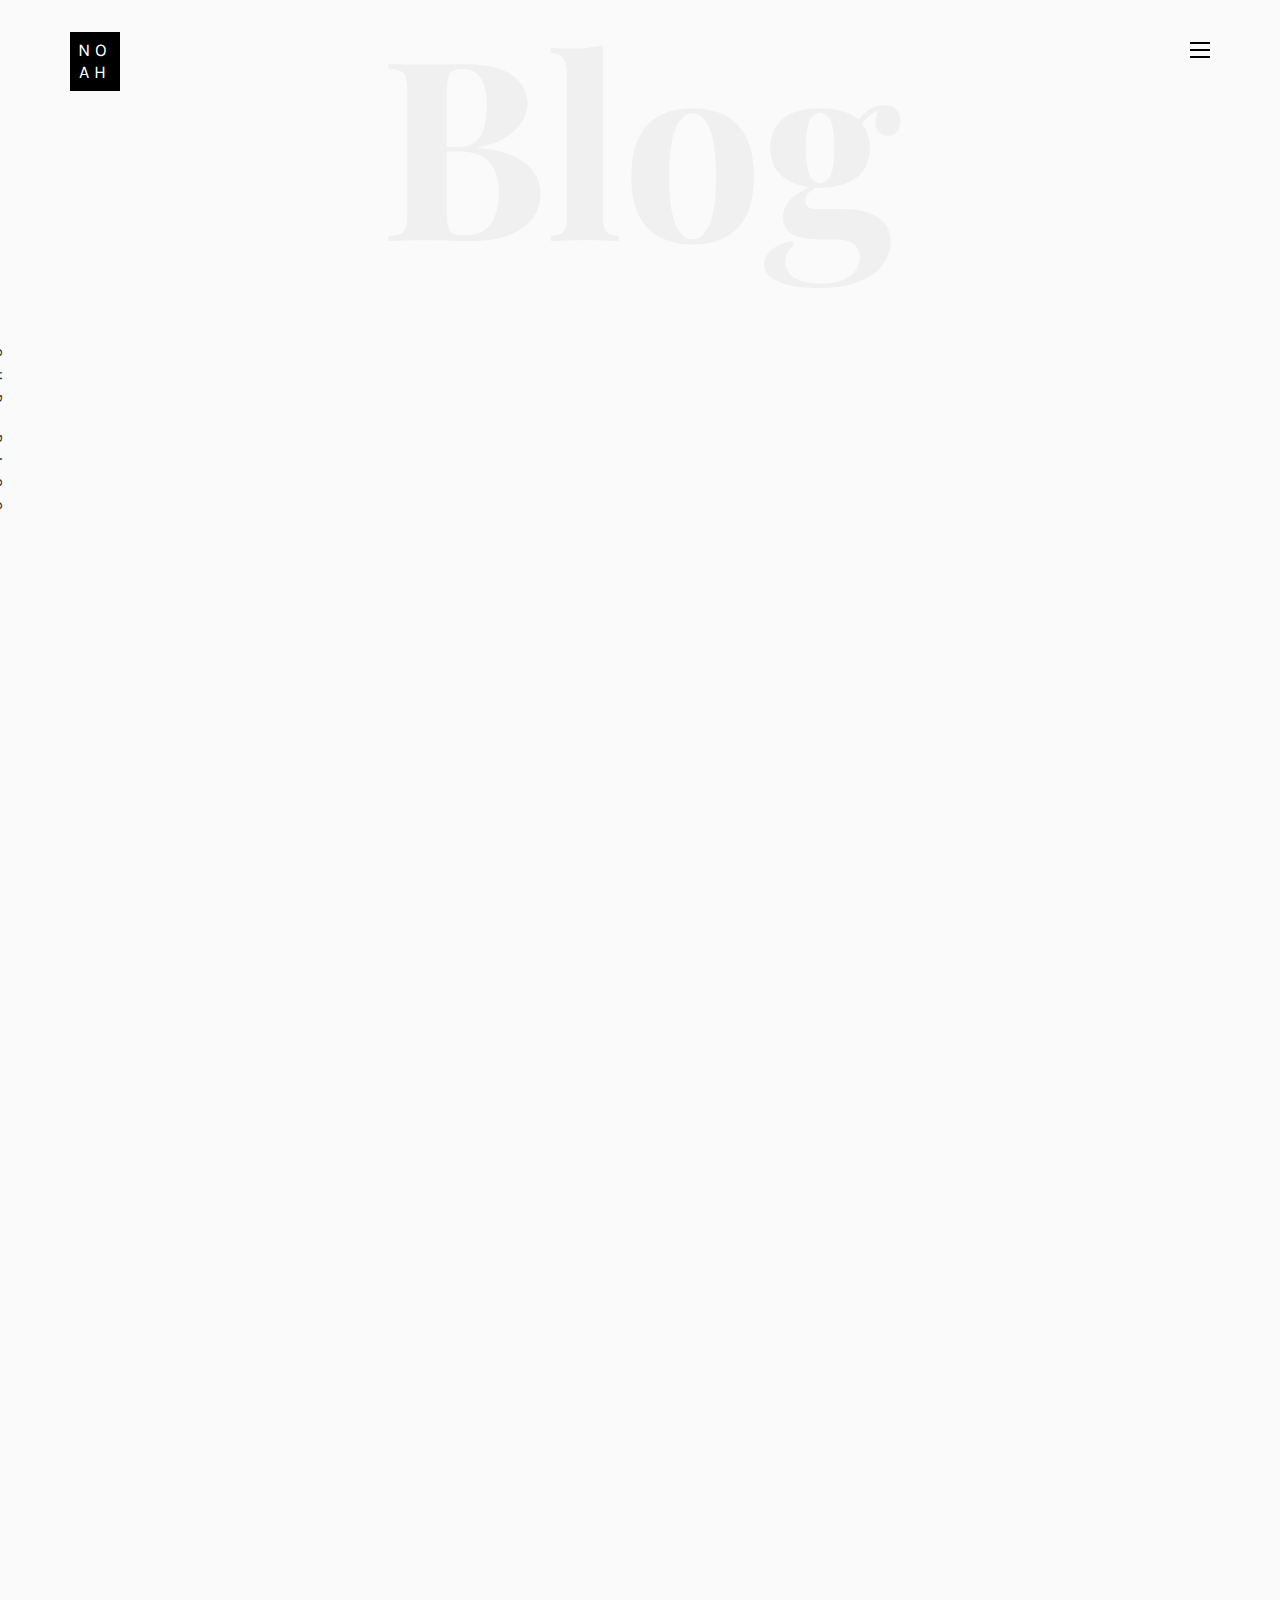
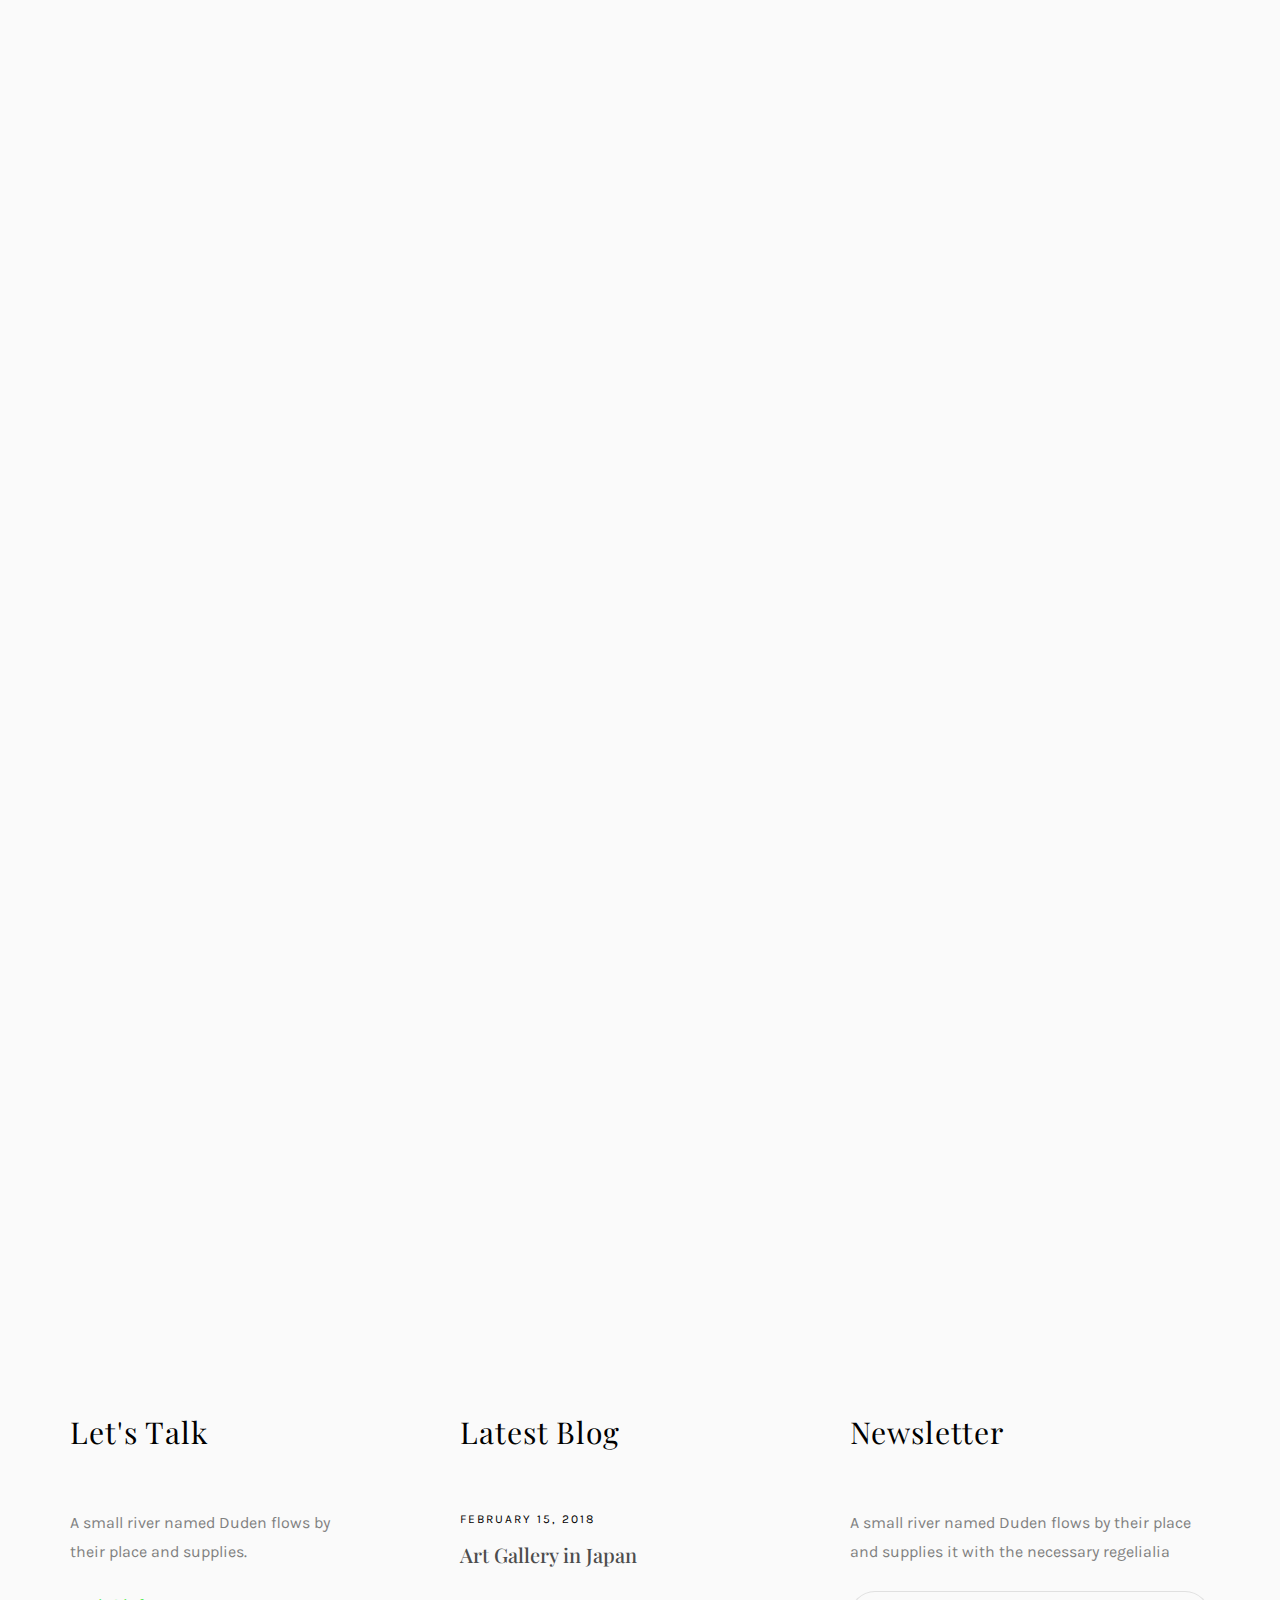
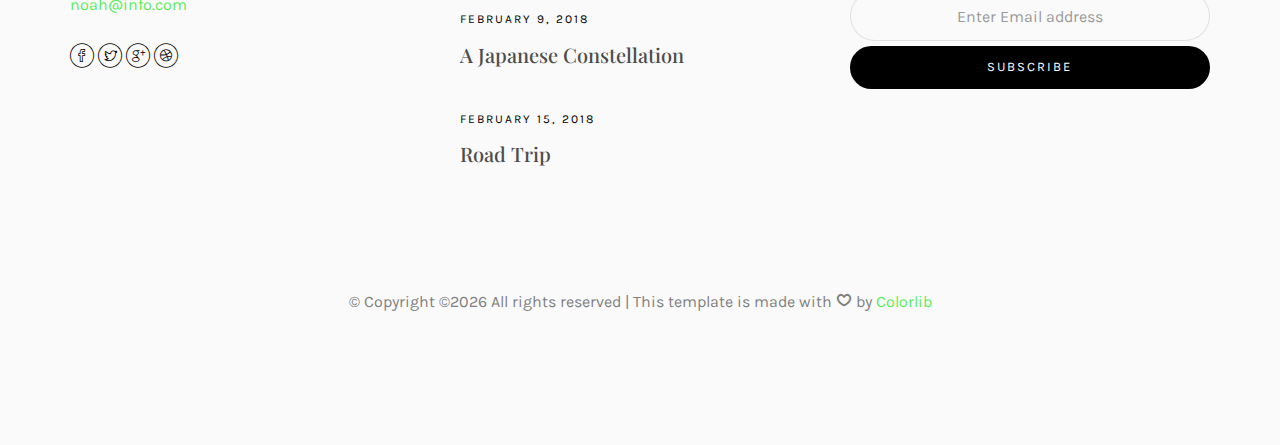
<file: blog.html>
<!DOCTYPE HTML>
<html>
	<head>
	<meta charset="utf-8">
	<meta http-equiv="X-UA-Compatible" content="IE=edge">
	<title>Noah Template</title>
	<meta name="viewport" content="width=device-width, initial-scale=1">
	<meta name="description" content="" />
	<meta name="keywords" content="" />
	<meta name="author" content="" />

  <!-- Facebook and Twitter integration -->
	<meta property="og:title" content=""/>
	<meta property="og:image" content=""/>
	<meta property="og:url" content=""/>
	<meta property="og:site_name" content=""/>
	<meta property="og:description" content=""/>
	<meta name="twitter:title" content="" />
	<meta name="twitter:image" content="" />
	<meta name="twitter:url" content="" />
	<meta name="twitter:card" content="" />

	<!-- Place favicon.ico and apple-touch-icon.png in the root directory -->
	<link rel="shortcut icon" href="favicon.ico">

	<link href="https://fonts.googleapis.com/css?family=Karla:400,700" rel="stylesheet">
	<link href="https://fonts.googleapis.com/css?family=Playfair+Display:400,400i,700" rel="stylesheet">
	
	<!-- Animate.css -->
	<link rel="stylesheet" href="css/animate.css">
	<!-- Icomoon Icon Fonts-->
	<link rel="stylesheet" href="css/icomoon.css">
	<!-- Bootstrap  -->
	<link rel="stylesheet" href="css/bootstrap.css">
	<!-- Owl Carousel -->
	<link rel="stylesheet" href="css/owl.carousel.min.css">
	<link rel="stylesheet" href="css/owl.theme.default.min.css">
	<!-- Magnific Popup -->
	<link rel="stylesheet" href="css/magnific-popup.css">

	<link rel="stylesheet" href="css/style.css">


	<!-- Modernizr JS -->
	<script src="js/modernizr-2.6.2.min.js"></script>
	<!-- FOR IE9 below -->
	<!--[if lt IE 9]>
	<script src="js/respond.min.js"></script>
	<![endif]-->

	</head>
	<body>

	<nav id="colorlib-main-nav" role="navigation">
		<a href="#" class="js-colorlib-nav-toggle colorlib-nav-toggle active"><i></i></a>
		<div class="js-fullheight colorlib-table">
			<div class="colorlib-table-cell js-fullheight">
				<div class="row">
					<div class="col-md-12">
						<div class="form-group">
							<input type="text" class="form-control" id="search" placeholder="Enter any key to search...">
							<button type="submit" class="btn btn-primary"><i class="icon-search3"></i></button>
						</div>
					</div>
				</div>
				<div class="row">
					<div class="col-md-12">
						<ul>
							<li><a href="index.html">Home</a></li>
							<li><a href="services.html">Services</a></li>
							<li><a href="work.html">Work</a></li>
							<li class="active"><a href="blog.html">Blog</a></li>
							<li><a href="about.html">About</a></li>
							<li><a href="contact.html">Contact</a></li>
						</ul>
					</div>
				</div>
				<div class="row">
					<div class="col-md-12">
						<h2 class="head-title">Works</h2>
						<a href="images/work-1.jpg" class="gallery image-popup-link text-center" style="background-image: url(images/work-1.jpg);">
							<span><i class="icon-search3"></i></span>
						</a>
						<a href="images/work-2.jpg" class="gallery image-popup-link text-center" style="background-image: url(images/work-2.jpg);">
							<span><i class="icon-search3"></i></span>
						</a>
						<a href="images/work-3.jpg" class="gallery image-popup-link text-center" style="background-image: url(images/work-3.jpg);">
							<span><i class="icon-search3"></i></span>
						</a>
						<a href="images/work-4.jpg" class="gallery image-popup-link text-center" style="background-image: url(images/work-4.jpg);">
							<span><i class="icon-search3"></i></span>
						</a>
					</div>
				</div>
			</div>
		</div>
	</nav>
	
	<div id="colorlib-page">
		<header>
			<div class="container">
				<div class="row">
					<div class="col-md-12">
						<div class="colorlib-navbar-brand">
							<a class="colorlib-logo" href="index.html"><span>No</span><span>ah</span></a>
						</div>
						<a href="#" class="js-colorlib-nav-toggle colorlib-nav-toggle"><i></i></a>
					</div>
				</div>
			</div>
		</header>
		
		<div id="colorlib-blog">
			<div class="container">
				<div class="row text-center">
					<h2 class="bold">Blog</h2>
				</div>
				<div class="row">
					<div class="col-md-12 col-md-offset-0 text-center animate-box intro-heading">
						<span>Blog</span>
						<h2>Read Our Case</h2>
					</div>
				</div>
				<div class="row">
					<div class="col-md-12">
						<div class="rotate">
							<h2 class="heading">Our Blog</h2>
						</div>
					</div>
				</div>
				<div class="row">
					<div class="col-md-4">
						<div class="article animate-box">
							<a href="blog.html" class="blog-img">
								<img class="img-responsive" src="images/img-1.jpg" alt="html5 bootstrap by colorlib.com">
								<div class="overlay"></div>
								<div class="link">
									<span class="read">Read more</h2>
								</div>
							</a>
							<div class="desc">
								<span class="meta">15, Feb 2018</span>
								<h2><a href="blog.html">A Japanese Constellation</a></h2>
								<p>When she reached the first hills of the Italic Mountains, she had a last view back on the skyline of her hometown Bookmarksgrove</p>
							</div>
						</div>

						<div class="article animate-box">
							<a href="blog.html" class="blog-img">
								<img class="img-responsive" src="images/img-4.jpg" alt="html5 bootstrap by colorlib.com">
								<div class="overlay"></div>
								<div class="link">
									<span class="read">Read more</h2>
								</div>
							</a>
							<div class="desc">
								<span class="meta">15, Feb 2018</span>
								<h2><a href="blog.html">A Japanese Constellation</a></h2>
								<p>When she reached the first hills of the Italic Mountains, she had a last view back on the skyline of her hometown Bookmarksgrove</p>
							</div>
						</div>

						<div class="article animate-box">
							<a href="blog.html" class="blog-img">
								<img class="img-responsive" src="images/img-7.jpg" alt="html5 bootstrap by colorlib.com">
								<div class="overlay"></div>
								<div class="link">
									<span class="read">Read more</h2>
								</div>
							</a>
							<div class="desc">
								<span class="meta">15, Feb 2018</span>
								<h2><a href="blog.html">A Japanese Constellation</a></h2>
								<p>When she reached the first hills of the Italic Mountains, she had a last view back on the skyline of her hometown Bookmarksgrove</p>
							</div>
						</div>
					</div>


					<div class="col-md-4">
						<div class="article animate-box">
							<a href="blog.html" class="blog-img">
								<img class="img-responsive" src="images/img-2.jpg" alt="html5 bootstrap by colorlib.com">
								<div class="overlay"></div>
								<div class="link">
									<span class="read">Read more</h2>
								</div>
							</a>
							<div class="desc">
								<span class="meta">15, Feb 2018</span>
								<h2><a href="blog.html">A Japanese Constellation</a></h2>
								<p>When she reached the first hills of the Italic Mountains, she had a last view back on the skyline of her hometown Bookmarksgrove</p>
							</div>
						</div>
						
						<div class="article animate-box">
							<a href="blog.html" class="blog-img">
								<img class="img-responsive" src="images/img-5.jpg" alt="html5 bootstrap by colorlib.com">
								<div class="overlay"></div>
								<div class="link">
									<span class="read">Read more</h2>
								</div>
							</a>
							<div class="desc">
								<span class="meta">15, Feb 2018</span>
								<h2><a href="blog.html">A Japanese Constellation</a></h2>
								<p>When she reached the first hills of the Italic Mountains, she had a last view back on the skyline of her hometown Bookmarksgrove</p>
							</div>
						</div>

						<div class="article animate-box">
							<a href="blog.html" class="blog-img">
								<img class="img-responsive" src="images/img-8.jpg" alt="html5 bootstrap by colorlib.com">
								<div class="overlay"></div>
								<div class="link">
									<span class="read">Read more</h2>
								</div>
							</a>
							<div class="desc">
								<span class="meta">15, Feb 2018</span>
								<h2><a href="blog.html">A Japanese Constellation</a></h2>
								<p>When she reached the first hills of the Italic Mountains, she had a last view back on the skyline of her hometown Bookmarksgrove</p>
							</div>
						</div>
					</div>


					<div class="col-md-4">
						<div class="article animate-box">
							<a href="blog.html" class="blog-img">
								<img class="img-responsive" src="images/img-3.jpg" alt="html5 bootstrap by colorlib.com">
								<div class="overlay"></div>
								<div class="link">
									<span class="read">Read more</h2>
								</div>
							</a>
							<div class="desc">
								<span class="meta">15, Feb 2018</span>
								<h2><a href="blog.html">A Japanese Constellation</a></h2>
								<p>When she reached the first hills of the Italic Mountains, she had a last view back on the skyline of her hometown Bookmarksgrove</p>
							</div>
						</div>

						<div class="article animate-box">
							<a href="blog.html" class="blog-img">
								<img class="img-responsive" src="images/img-6.jpg" alt="html5 bootstrap by colorlib.com">
								<div class="overlay"></div>
								<div class="link">
									<span class="read">Read more</h2>
								</div>
							</a>
							<div class="desc">
								<span class="meta">15, Feb 2018</span>
								<h2><a href="blog.html">A Japanese Constellation</a></h2>
								<p>When she reached the first hills of the Italic Mountains, she had a last view back on the skyline of her hometown Bookmarksgrove</p>
							</div>
						</div>

						<div class="article animate-box">
							<a href="blog.html" class="blog-img">
								<img class="img-responsive" src="images/img-9.jpg" alt="html5 bootstrap by colorlib.com">
								<div class="overlay"></div>
								<div class="link">
									<span class="read">Read more</h2>
								</div>
							</a>
							<div class="desc">
								<span class="meta">15, Feb 2018</span>
								<h2><a href="blog.html">A Japanese Constellation</a></h2>
								<p>When she reached the first hills of the Italic Mountains, she had a last view back on the skyline of her hometown Bookmarksgrove</p>
							</div>
						</div>
					</div>
				</div>
			</div>
		</div>


		<footer>
			<div id="footer">
				<div class="container">
					<div class="row">
						<div class="col-md-4 col-pb-sm">
							<div class="row">
								<div class="col-md-10">
									<h2>Let's Talk</h2>
									<p>A small river named Duden flows by their place and supplies.</p>
									<p><a href="#">noah@info.com</a></p>
									<p class="colorlib-social-icons">
										<a href="#"><i class="icon-facebook4"></i></a>
										<a href="#"><i class="icon-twitter3"></i></a>
										<a href="#"><i class="icon-googleplus"></i></a>
										<a href="#"><i class="icon-dribbble2"></i></a>
									</p>
								</div>
							</div>
						</div>
						<div class="col-md-4 col-pb-sm">
							<h2>Latest Blog</h2>
							<div class="f-entry">
								<a href="#" class="featured-img" style="background-image: url(images/img-1.jpg);"></a>
								<div class="desc">
									<span>February 15, 2018</span>
									<h3><a href="#">Art Gallery in Japan</a></h3>
								</div>
							</div>
							<div class="f-entry">
								<a href="#" class="featured-img" style="background-image: url(images/img-2.jpg);"></a>
								<div class="desc">
									<span>February 9, 2018</span>
									<h3><a href="#">A Japanese Constellation</a></h3>
								</div>
							</div>
							<div class="f-entry">
								<a href="#" class="featured-img" style="background-image: url(images/img-3.jpg);"></a>
								<div class="desc">
									<span>February 15, 2018</span>
									<h3><a href="#">Road Trip</a></h3>
								</div>
							</div>
						</div>
						<div class="col-md-4 col-pb-sm">
							<h2>Newsletter</h2>
							<p>A small river named Duden flows by their place and supplies it with the necessary regelialia</p>
							<div class="subscribe text-center">
								<div class="form-group">
									<input type="text" class="form-control text-center" placeholder="Enter Email address">
									<input type="submit" value="Subscribe" class="btn btn-primary btn-custom">
								</div>
							</div>
						</div>
					</div>
					<div class="row">
						<div class="col-md-12 text-center">
							<p>
								&copy; <!-- Link back to Colorlib can't be removed. Template is licensed under CC BY 3.0. -->
Copyright &copy;<script>document.write(new Date().getFullYear());</script> All rights reserved | This template is made with <i class="icon-heart4" aria-hidden="true"></i> by <a href="https://colorlib.com" target="_blank">Colorlib</a>
<!-- Link back to Colorlib can't be removed. Template is licensed under CC BY 3.0. -->
							</p>
						</div>
					</div>
				</div>
			</div>
		</footer>
	
	</div>

	<!-- jQuery -->
	<script src="js/jquery.min.js"></script>
	<!-- jQuery Easing -->
	<script src="js/jquery.easing.1.3.js"></script>
	<!-- Bootstrap -->
	<script src="js/bootstrap.min.js"></script>
	<!-- Waypoints -->
	<script src="js/jquery.waypoints.min.js"></script>
	<!-- Owl Carousel -->
	<script src="js/owl.carousel.min.js"></script>
	<!-- Magnific Popup -->
	<script src="js/jquery.magnific-popup.min.js"></script>
	<script src="js/magnific-popup-options.js"></script>

	<!-- Main JS (Do not remove) -->
	<script src="js/main.js"></script>

	</body>
</html>
</file>
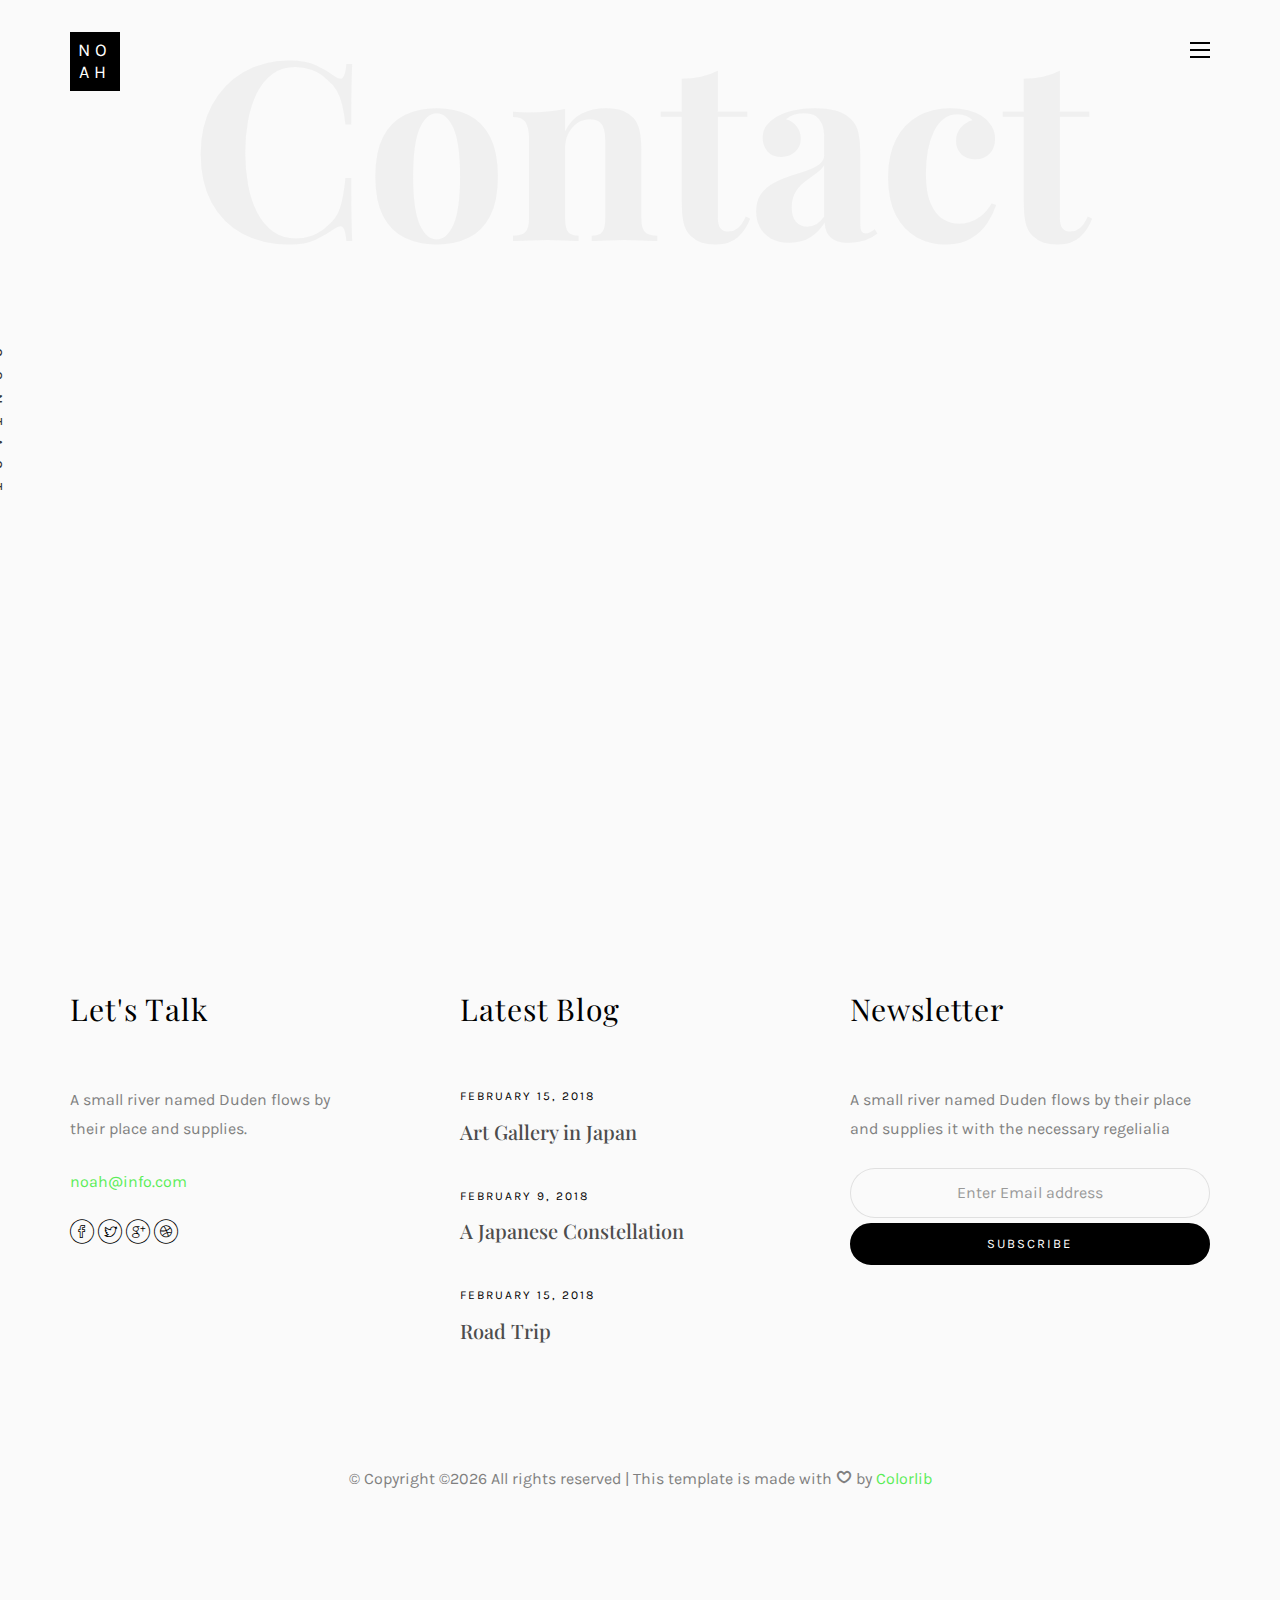
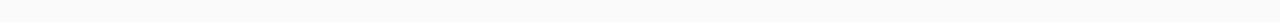
<file: contact.html>
<!DOCTYPE HTML>
<html>
	<head>
	<meta charset="utf-8">
	<meta http-equiv="X-UA-Compatible" content="IE=edge">
	<title>Noah Template</title>
	<meta name="viewport" content="width=device-width, initial-scale=1">
	<meta name="description" content="" />
	<meta name="keywords" content="" />
	<meta name="author" content="" />

  <!-- Facebook and Twitter integration -->
	<meta property="og:title" content=""/>
	<meta property="og:image" content=""/>
	<meta property="og:url" content=""/>
	<meta property="og:site_name" content=""/>
	<meta property="og:description" content=""/>
	<meta name="twitter:title" content="" />
	<meta name="twitter:image" content="" />
	<meta name="twitter:url" content="" />
	<meta name="twitter:card" content="" />

	<!-- Place favicon.ico and apple-touch-icon.png in the root directory -->
	<link rel="shortcut icon" href="favicon.ico">

	<link href="https://fonts.googleapis.com/css?family=Karla:400,700" rel="stylesheet">
	<link href="https://fonts.googleapis.com/css?family=Playfair+Display:400,400i,700" rel="stylesheet">
	
	<!-- Animate.css -->
	<link rel="stylesheet" href="css/animate.css">
	<!-- Icomoon Icon Fonts-->
	<link rel="stylesheet" href="css/icomoon.css">
	<!-- Bootstrap  -->
	<link rel="stylesheet" href="css/bootstrap.css">
	<!-- Owl Carousel -->
	<link rel="stylesheet" href="css/owl.carousel.min.css">
	<link rel="stylesheet" href="css/owl.theme.default.min.css">
	<!-- Magnific Popup -->
	<link rel="stylesheet" href="css/magnific-popup.css">

	<link rel="stylesheet" href="css/style.css">


	<!-- Modernizr JS -->
	<script src="js/modernizr-2.6.2.min.js"></script>
	<!-- FOR IE9 below -->
	<!--[if lt IE 9]>
	<script src="js/respond.min.js"></script>
	<![endif]-->

	</head>
	<body>

	<nav id="colorlib-main-nav" role="navigation">
		<a href="#" class="js-colorlib-nav-toggle colorlib-nav-toggle active"><i></i></a>
		<div class="js-fullheight colorlib-table">
			<div class="colorlib-table-cell js-fullheight">
				<div class="row">
					<div class="col-md-12">
						<div class="form-group">
							<input type="text" class="form-control" id="search" placeholder="Enter any key to search...">
							<button type="submit" class="btn btn-primary"><i class="icon-search3"></i></button>
						</div>
					</div>
				</div>
				<div class="row">
					<div class="col-md-12">
						<ul>
							<li><a href="index.html">Home</a></li>
							<li><a href="services.html">Services</a></li>
							<li><a href="work.html">Work</a></li>
							<li><a href="blog.html">Blog</a></li>
							<li><a href="about.html">About</a></li>
							<li class="active"><a href="contact.html">Contact</a></li>
						</ul>
					</div>
				</div>
				<div class="row">
					<div class="col-md-12">
						<h2 class="head-title">Works</h2>
						<a href="images/work-1.jpg" class="gallery image-popup-link text-center" style="background-image: url(images/work-1.jpg);">
							<span><i class="icon-search3"></i></span>
						</a>
						<a href="images/work-2.jpg" class="gallery image-popup-link text-center" style="background-image: url(images/work-2.jpg);">
							<span><i class="icon-search3"></i></span>
						</a>
						<a href="images/work-3.jpg" class="gallery image-popup-link text-center" style="background-image: url(images/work-3.jpg);">
							<span><i class="icon-search3"></i></span>
						</a>
						<a href="images/work-4.jpg" class="gallery image-popup-link text-center" style="background-image: url(images/work-4.jpg);">
							<span><i class="icon-search3"></i></span>
						</a>
					</div>
				</div>
			</div>
		</div>
	</nav>
	
	<div id="colorlib-page">
		<header>
			<div class="container">
				<div class="row">
					<div class="col-md-12">
						<div class="colorlib-navbar-brand">
							<a class="colorlib-logo" href="index.html"><span>No</span><span>ah</span></a>
						</div>
						<a href="#" class="js-colorlib-nav-toggle colorlib-nav-toggle"><i></i></a>
					</div>
				</div>
			</div>
		</header>
		
		<div id="colorlib-contact">
			<div class="container">
				<div class="row text-center">
					<h2 class="bold">Contact</h2>
				</div>
				<div class="row">
					<div class="col-md-12 col-md-offset-0 text-center animate-box intro-heading">
						<span>Contact</span>
						<h2>Contact Me</h2>
					</div>
				</div>
				<div class="row">
					<div class="col-md-12">
						<div class="rotate">
							<h2 class="heading">Contact</h2>
						</div>
					</div>
				</div>
				<div class="row">
					<div class="col-md-12 col-md-offset-0">
						<div class="row">
							<div class="col-md-4 animate-box">
								<h3>My Address</h3>
								<ul class="contact-info">
									<li><span><i class="icon-map5"></i></span>88 West 21th Street, Suite 721 New York NY 10016</li>
									<li><span><i class="icon-phone4"></i></span>+ 1235 2355 98</li>
									<li><span><i class="icon-envelope2"></i></span><a href="#">info@yoursite.com</a></li>
									<li><span><i class="icon-globe3"></i></span><a href="#">www.yoursite.com</a></li>
								</ul>
							</div>
							<div class="col-md-7 col-md-push-1 animate-box">
								<div class="row">
									<div class="col-md-12">
										<div class="form-group">
											<textarea name="" class="form-control" id="" cols="30" rows="7" placeholder="Message"></textarea>
										</div>
									</div>
									<div class="col-md-6">
										<div class="form-group">
											<input type="text" class="form-control" placeholder="Name">
										</div>
									</div>
									<div class="col-md-6">
										<div class="form-group">
											<input type="text" class="form-control" placeholder="Email">
										</div>
									</div>
									<div class="col-md-12">
										<div class="form-group">
											<input type="submit" value="Send Message" class="btn btn-primary">
										</div>
									</div>
								</div>
							</div>
						</div>
					</div>
				</div>
			</div>
		</div>

		<footer>
			<div id="footer">
				<div class="container">
					<div class="row">
						<div class="col-md-4 col-pb-sm">
							<div class="row">
								<div class="col-md-10">
									<h2>Let's Talk</h2>
									<p>A small river named Duden flows by their place and supplies.</p>
									<p><a href="#">noah@info.com</a></p>
									<p class="colorlib-social-icons">
										<a href="#"><i class="icon-facebook4"></i></a>
										<a href="#"><i class="icon-twitter3"></i></a>
										<a href="#"><i class="icon-googleplus"></i></a>
										<a href="#"><i class="icon-dribbble2"></i></a>
									</p>
								</div>
							</div>
						</div>
						<div class="col-md-4 col-pb-sm">
							<h2>Latest Blog</h2>
							<div class="f-entry">
								<a href="#" class="featured-img" style="background-image: url(images/img-1.jpg);"></a>
								<div class="desc">
									<span>February 15, 2018</span>
									<h3><a href="#">Art Gallery in Japan</a></h3>
								</div>
							</div>
							<div class="f-entry">
								<a href="#" class="featured-img" style="background-image: url(images/img-2.jpg);"></a>
								<div class="desc">
									<span>February 9, 2018</span>
									<h3><a href="#">A Japanese Constellation</a></h3>
								</div>
							</div>
							<div class="f-entry">
								<a href="#" class="featured-img" style="background-image: url(images/img-3.jpg);"></a>
								<div class="desc">
									<span>February 15, 2018</span>
									<h3><a href="#">Road Trip</a></h3>
								</div>
							</div>
						</div>
						<div class="col-md-4 col-pb-sm">
							<h2>Newsletter</h2>
							<p>A small river named Duden flows by their place and supplies it with the necessary regelialia</p>
							<div class="subscribe text-center">
								<div class="form-group">
									<input type="text" class="form-control text-center" placeholder="Enter Email address">
									<input type="submit" value="Subscribe" class="btn btn-primary btn-custom">
								</div>
							</div>
						</div>
					</div>
					<div class="row">
						<div class="col-md-12 text-center">
							<p>
								&copy; <!-- Link back to Colorlib can't be removed. Template is licensed under CC BY 3.0. -->
Copyright &copy;<script>document.write(new Date().getFullYear());</script> All rights reserved | This template is made with <i class="icon-heart4" aria-hidden="true"></i> by <a href="https://colorlib.com" target="_blank">Colorlib</a>
<!-- Link back to Colorlib can't be removed. Template is licensed under CC BY 3.0. -->
							</p>
						</div>
					</div>
				</div>
			</div>
		</footer>
	
	</div>

	<!-- jQuery -->
	<script src="js/jquery.min.js"></script>
	<!-- jQuery Easing -->
	<script src="js/jquery.easing.1.3.js"></script>
	<!-- Bootstrap -->
	<script src="js/bootstrap.min.js"></script>
	<!-- Waypoints -->
	<script src="js/jquery.waypoints.min.js"></script>
	<!-- Owl Carousel -->
	<script src="js/owl.carousel.min.js"></script>
	<!-- Magnific Popup -->
	<script src="js/jquery.magnific-popup.min.js"></script>
	<script src="js/magnific-popup-options.js"></script>

	<!-- Main JS (Do not remove) -->
	<script src="js/main.js"></script>

	</body>
</html>
</file>
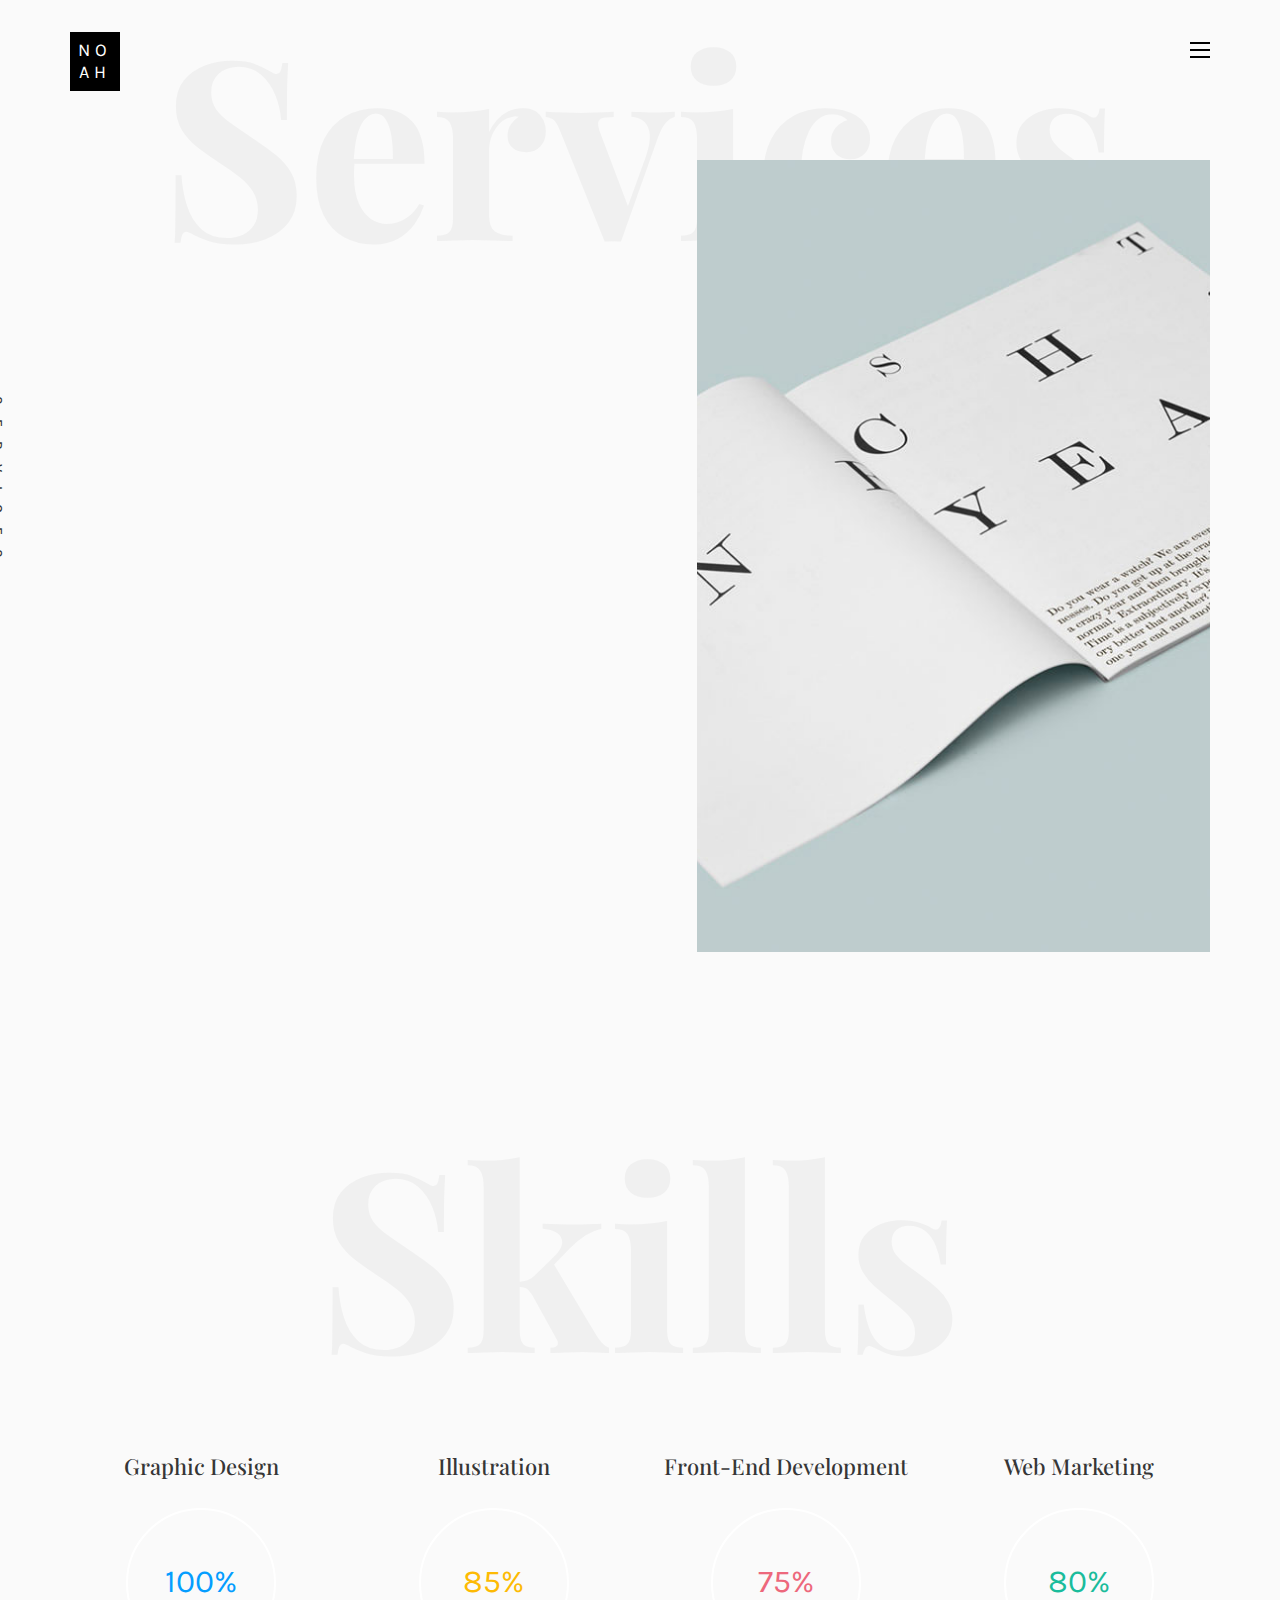
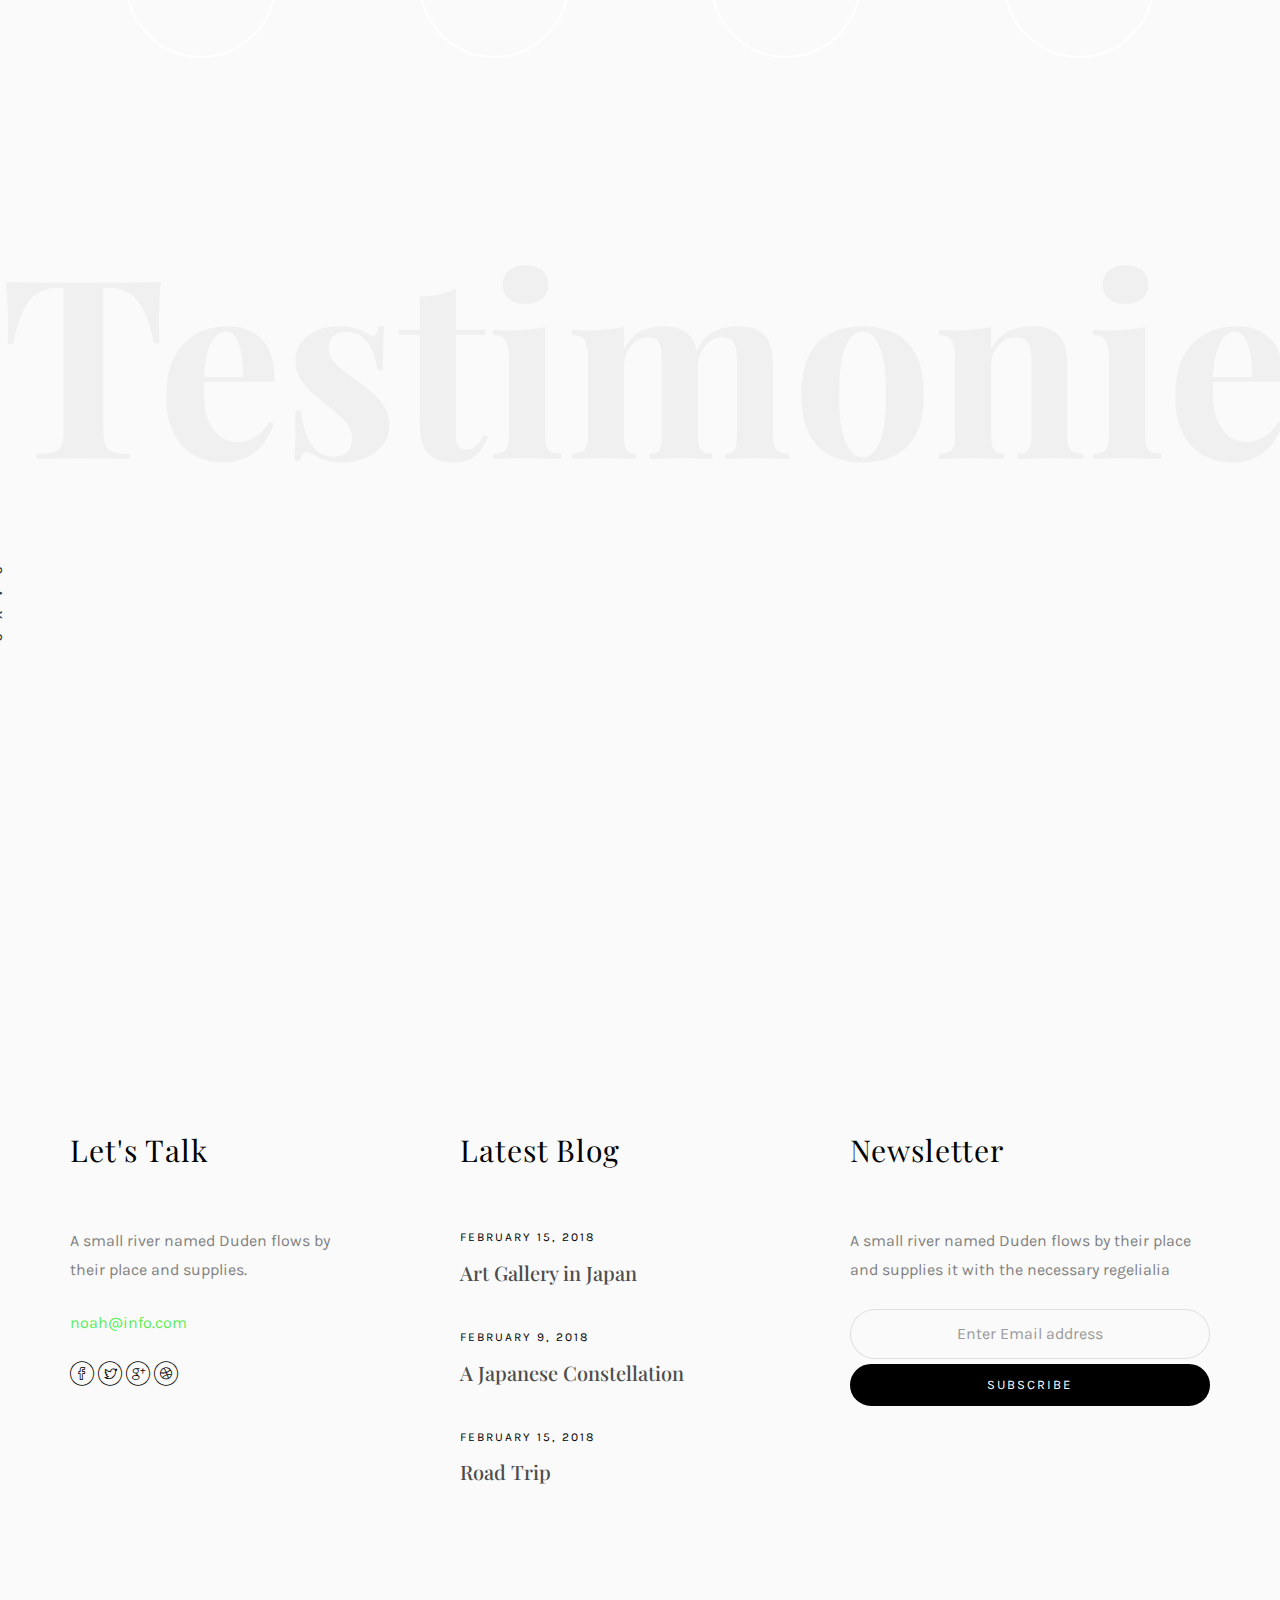
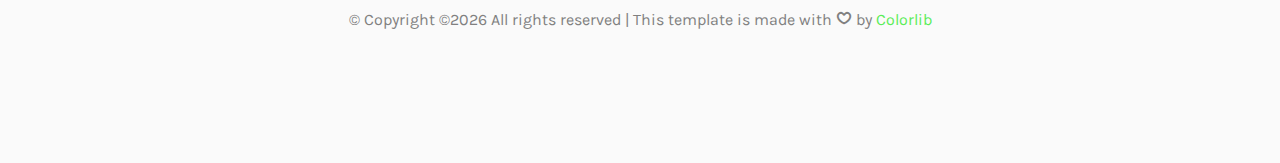
<file: services.html>
<!DOCTYPE HTML>
<html>
	<head>
	<meta charset="utf-8">
	<meta http-equiv="X-UA-Compatible" content="IE=edge">
	<title>Noah Template</title>
	<meta name="viewport" content="width=device-width, initial-scale=1">
	<meta name="description" content="" />
	<meta name="keywords" content="" />
	<meta name="author" content="" />

  <!-- Facebook and Twitter integration -->
	<meta property="og:title" content=""/>
	<meta property="og:image" content=""/>
	<meta property="og:url" content=""/>
	<meta property="og:site_name" content=""/>
	<meta property="og:description" content=""/>
	<meta name="twitter:title" content="" />
	<meta name="twitter:image" content="" />
	<meta name="twitter:url" content="" />
	<meta name="twitter:card" content="" />

	<!-- Place favicon.ico and apple-touch-icon.png in the root directory -->
	<link rel="shortcut icon" href="favicon.ico">

	<link href="https://fonts.googleapis.com/css?family=Karla:400,700" rel="stylesheet">
	<link href="https://fonts.googleapis.com/css?family=Playfair+Display:400,400i,700" rel="stylesheet">
	
	<!-- Animate.css -->
	<link rel="stylesheet" href="css/animate.css">
	<!-- Icomoon Icon Fonts-->
	<link rel="stylesheet" href="css/icomoon.css">
	<!-- Bootstrap  -->
	<link rel="stylesheet" href="css/bootstrap.css">
	<!-- Owl Carousel -->
	<link rel="stylesheet" href="css/owl.carousel.min.css">
	<link rel="stylesheet" href="css/owl.theme.default.min.css">
	<!-- Magnific Popup -->
	<link rel="stylesheet" href="css/magnific-popup.css">

	<link rel="stylesheet" href="css/style.css">


	<!-- Modernizr JS -->
	<script src="js/modernizr-2.6.2.min.js"></script>
	<!-- FOR IE9 below -->
	<!--[if lt IE 9]>
	<script src="js/respond.min.js"></script>
	<![endif]-->

	</head>
	<body>

	<nav id="colorlib-main-nav" role="navigation">
		<a href="#" class="js-colorlib-nav-toggle colorlib-nav-toggle active"><i></i></a>
		<div class="js-fullheight colorlib-table">
			<div class="colorlib-table-cell js-fullheight">
				<div class="row">
					<div class="col-md-12">
						<div class="form-group">
							<input type="text" class="form-control" id="search" placeholder="Enter any key to search...">
							<button type="submit" class="btn btn-primary"><i class="icon-search3"></i></button>
						</div>
					</div>
				</div>
				<div class="row">
					<div class="col-md-12">
						<ul>
							<li><a href="index.html">Home</a></li>
							<li class="active"><a href="services.html">Services</a></li>
							<li><a href="work.html">Work</a></li>
							<li><a href="blog.html">Blog</a></li>
							<li><a href="about.html">About</a></li>
							<li><a href="contact.html">Contact</a></li>
						</ul>
					</div>
				</div>
				<div class="row">
					<div class="col-md-12">
						<h2 class="head-title">Works</h2>
						<a href="images/work-1.jpg" class="gallery image-popup-link text-center" style="background-image: url(images/work-1.jpg);">
							<span><i class="icon-search3"></i></span>
						</a>
						<a href="images/work-2.jpg" class="gallery image-popup-link text-center" style="background-image: url(images/work-2.jpg);">
							<span><i class="icon-search3"></i></span>
						</a>
						<a href="images/work-3.jpg" class="gallery image-popup-link text-center" style="background-image: url(images/work-3.jpg);">
							<span><i class="icon-search3"></i></span>
						</a>
						<a href="images/work-4.jpg" class="gallery image-popup-link text-center" style="background-image: url(images/work-4.jpg);">
							<span><i class="icon-search3"></i></span>
						</a>
					</div>
				</div>
			</div>
		</div>
	</nav>
	
	<div id="colorlib-page">
		<header>
			<div class="container">
				<div class="row">
					<div class="col-md-12">
						<div class="colorlib-navbar-brand">
							<a class="colorlib-logo" href="index.html"><span>No</span><span>ah</span></a>
						</div>
						<a href="#" class="js-colorlib-nav-toggle colorlib-nav-toggle"><i></i></a>
					</div>
				</div>
			</div>
		</header>
		<div id="colorlib-services">
			<div class="container">
				<div class="row text-center">
					<h2 class="bold">Services</h2>
				</div>
				<div class="row">
					<div class="col-md-12">
						<div class="services-flex">
							<div class="one-third">
								<div class="row">
									<div class="col-md-12 col-md-offset-0 animate-box intro-heading">
										<span>My Services</span>
										<h2>Here Are Some of My Skills</h2>
									</div>
								</div>
								<div class="row">
									<div class="col-md-12">
										<div class="rotate">
											<h2 class="heading">Services</h2>
										</div>
									</div>
									<div class="col-md-6">
										<div class="services animate-box">
											<h3>1 - Graphic Design</h3>
											<ul>
												<li>UI Design</li>
												<li>Website &amp; Digital Design</li>
												<li>Brading &amp; Visual Identity</li>
												<li>Print Design</li>
											</ul>
										</div>
										<div class="services animate-box">
											<h3>3 - Front End Development</h3>
											<ul>
												<li>HTML / CSS</li>
												<li>JS &amp; Jquery Startup</li>
												<li>WordPress</li>
												<li>Jomla</li>
											</ul>
										</div>
									</div>
									<div class="col-md-6">
										<div class="services animate-box">
											<h3>2 - Illustration</h3>
											<ul>
												<li>Editorial</li>
												<li>Narrative</li>
												<li>Motion Graphics</li>
												<li>Animation</li>
												<li>Visual Effects</li>
											</ul>
										</div>
										<div class="services animate-box">
											<h3>4 - Web Marketing</h3>
											<ul>
												<li>Sales Marketing</li>
												<li>Invoice</li>
												<li>eCommerce</li>
											</ul>
										</div>
									</div>
								</div>
							</div>
							<div class="one-forth services-img" style="background-image: url(images/services-img.jpg);">
							</div>
						</div>
					</div>
				</div>
			</div>
		</div>

		<div id="colorlib-progress">
			<div class="container">
				<div class="row text-center">
					<h2 class="bold">Skills</h2>
				</div>
				<div class="row">
					<div class="col-md-12 col-md-offset-0 text-center animate-box intro-heading">
						<span>Skills</span>
						<h2>My Skills</h2>
					</div>
				</div>
				<div class="row">
			      <div class="col-md-3 col-sm-6 text-center">
			      	<h2 class="progress-head">Graphic Design</h2>
		            <div class="progress blue">
		                <span class="progress-left">
		                    <span class="progress-bar"></span>
		                </span>
		                <span class="progress-right">
		                    <span class="progress-bar"></span>
		                </span>
		                <div class="progress-value">100%</div>
		            </div>
		         </div>
			 
		         <div class="col-md-3 col-sm-6 text-center">
		         	<h2 class="progress-head">Illustration</h2>
		            <div class="progress yellow">
		                <span class="progress-left">
		                    <span class="progress-bar"></span>
		                </span>
		                <span class="progress-right">
		                    <span class="progress-bar"></span>
		                </span>
		                <div class="progress-value">85%</div>
		            </div>
		         </div>

		         <div class="col-md-3 col-sm-6 text-center">
		         	<h2 class="progress-head">Front-End Development</h2>
		            <div class="progress pink">
		                <span class="progress-left">
		                    <span class="progress-bar"></span>
		                </span>
		                <span class="progress-right">
		                    <span class="progress-bar"></span>
		                </span>
		                <div class="progress-value">75%</div>
		            </div>
		         </div>

		         <div class="col-md-3 col-sm-6 text-center">
		         	<h2 class="progress-head">Web Marketing</h2>
		            <div class="progress green">
		                <span class="progress-left">
		                    <span class="progress-bar"></span>
		                </span>
		                <span class="progress-right">
		                    <span class="progress-bar"></span>
		                </span>
		                <div class="progress-value">80%</div>
		            </div>
		         </div>
			   </div>
			</div>
		</div>

		<div id="colorlib-testimony">
			<div class="container">
				<div class="row text-center">
					<h2 class="bold">Testimonies</h2>
				</div>
				<div class="row">
					<div class="col-md-12 col-md-offset-0 text-center animate-box intro-heading">
						<span>Testimonies</span>
						<h2>Clients Says</h2>
					</div>
				</div>
				<div class="row">
					<div class="col-md-12">
						<div class="rotate">
							<h2 class="heading">Says</h2>
						</div>
					</div>
				</div>
				<div class="row animate-box">
					<div class="owl-carousel">
						<div class="item">
							<div class="col-md-12 text-center">
								<div class="testimony">
									<blockquote>
										<p>"A small river named Duden flows by their place and supplies it with the necessary regelialia.</p>
										<span>" &mdash; George Brooks</span>
									</blockquote>
								</div>
							</div>
						</div>
						<div class="item">
							<div class="col-md-12 text-center">
								<div class="testimony">
									<blockquote>
										<p>"Even the all-powerful Pointing has no control about the blind texts it is an almost unorthographic life One day however a small line of blind text by the name of Lorem Ipsum decided to leave for the far World of Grammar.</p>
										<span>" &mdash; Daniel Foster</span>
									</blockquote>
								</div>
							</div>
						</div>
						<div class="item">
							<div class="col-md-12 text-center">
								<div class="testimony">
									<blockquote>
										<p>"When she reached the first hills of the Italic Mountains, she had a last view back on the skyline of her hometown Bookmarksgrove</p>
										<span>" &mdash; Liam Jenkins</span>
									</blockquote>
								</div>
							</div>
						</div>
					</div>
				</div>
			</div>
		</div>

		<footer>
			<div id="footer">
				<div class="container">
					<div class="row">
						<div class="col-md-4 col-pb-sm">
							<div class="row">
								<div class="col-md-10">
									<h2>Let's Talk</h2>
									<p>A small river named Duden flows by their place and supplies.</p>
									<p><a href="#">noah@info.com</a></p>
									<p class="colorlib-social-icons">
										<a href="#"><i class="icon-facebook4"></i></a>
										<a href="#"><i class="icon-twitter3"></i></a>
										<a href="#"><i class="icon-googleplus"></i></a>
										<a href="#"><i class="icon-dribbble2"></i></a>
									</p>
								</div>
							</div>
						</div>
						<div class="col-md-4 col-pb-sm">
							<h2>Latest Blog</h2>
							<div class="f-entry">
								<a href="#" class="featured-img" style="background-image: url(images/img-1.jpg);"></a>
								<div class="desc">
									<span>February 15, 2018</span>
									<h3><a href="#">Art Gallery in Japan</a></h3>
								</div>
							</div>
							<div class="f-entry">
								<a href="#" class="featured-img" style="background-image: url(images/img-2.jpg);"></a>
								<div class="desc">
									<span>February 9, 2018</span>
									<h3><a href="#">A Japanese Constellation</a></h3>
								</div>
							</div>
							<div class="f-entry">
								<a href="#" class="featured-img" style="background-image: url(images/img-3.jpg);"></a>
								<div class="desc">
									<span>February 15, 2018</span>
									<h3><a href="#">Road Trip</a></h3>
								</div>
							</div>
						</div>
						<div class="col-md-4 col-pb-sm">
							<h2>Newsletter</h2>
							<p>A small river named Duden flows by their place and supplies it with the necessary regelialia</p>
							<div class="subscribe text-center">
								<div class="form-group">
									<input type="text" class="form-control text-center" placeholder="Enter Email address">
									<input type="submit" value="Subscribe" class="btn btn-primary btn-custom">
								</div>
							</div>
						</div>
					</div>
					<div class="row">
						<div class="col-md-12 text-center">
							<p>
								&copy; <!-- Link back to Colorlib can't be removed. Template is licensed under CC BY 3.0. -->
Copyright &copy;<script>document.write(new Date().getFullYear());</script> All rights reserved | This template is made with <i class="icon-heart4" aria-hidden="true"></i> by <a href="https://colorlib.com" target="_blank">Colorlib</a>
<!-- Link back to Colorlib can't be removed. Template is licensed under CC BY 3.0. -->
							</p>
						</div>
					</div>
				</div>
			</div>
		</footer>
	
	</div>

	<!-- jQuery -->
	<script src="js/jquery.min.js"></script>
	<!-- jQuery Easing -->
	<script src="js/jquery.easing.1.3.js"></script>
	<!-- Bootstrap -->
	<script src="js/bootstrap.min.js"></script>
	<!-- Waypoints -->
	<script src="js/jquery.waypoints.min.js"></script>
	<!-- Owl Carousel -->
	<script src="js/owl.carousel.min.js"></script>
	<!-- Magnific Popup -->
	<script src="js/jquery.magnific-popup.min.js"></script>
	<script src="js/magnific-popup-options.js"></script>

	<!-- Main JS (Do not remove) -->
	<script src="js/main.js"></script>

	</body>
</html>
</file>
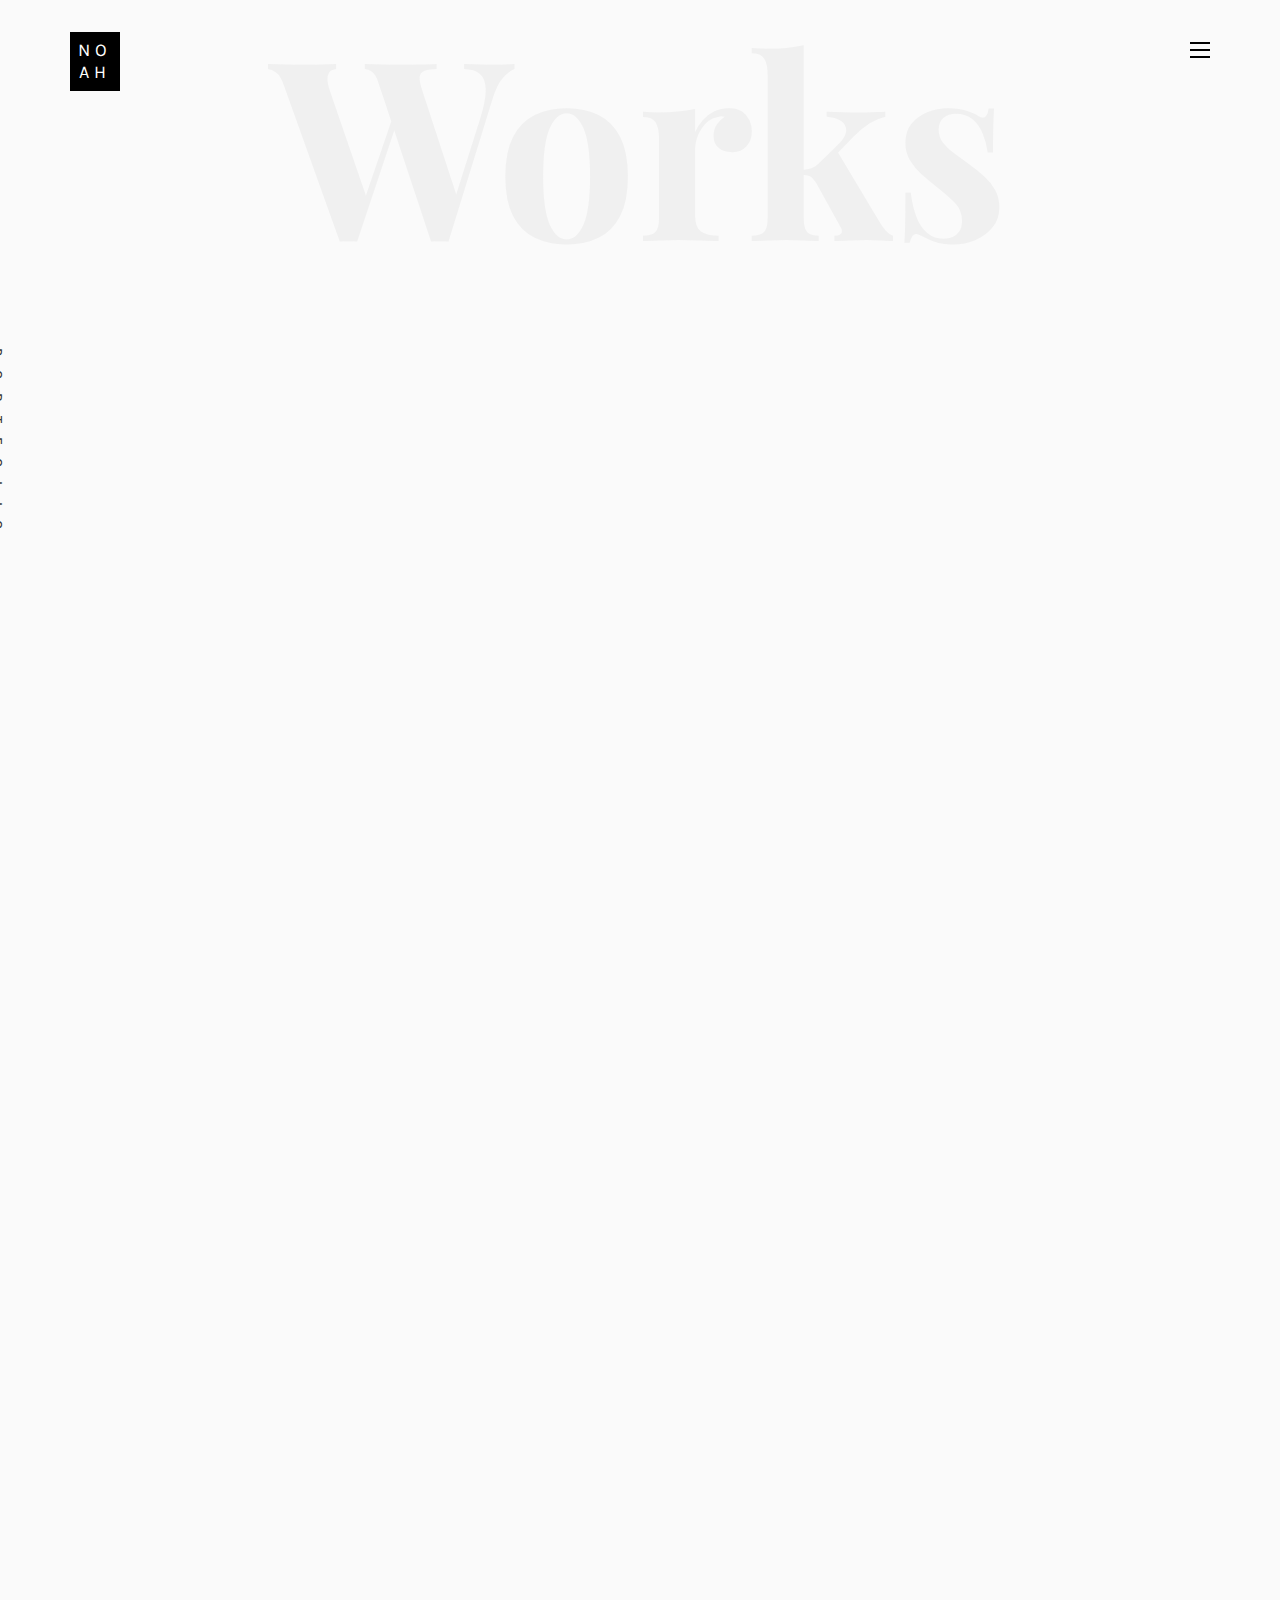
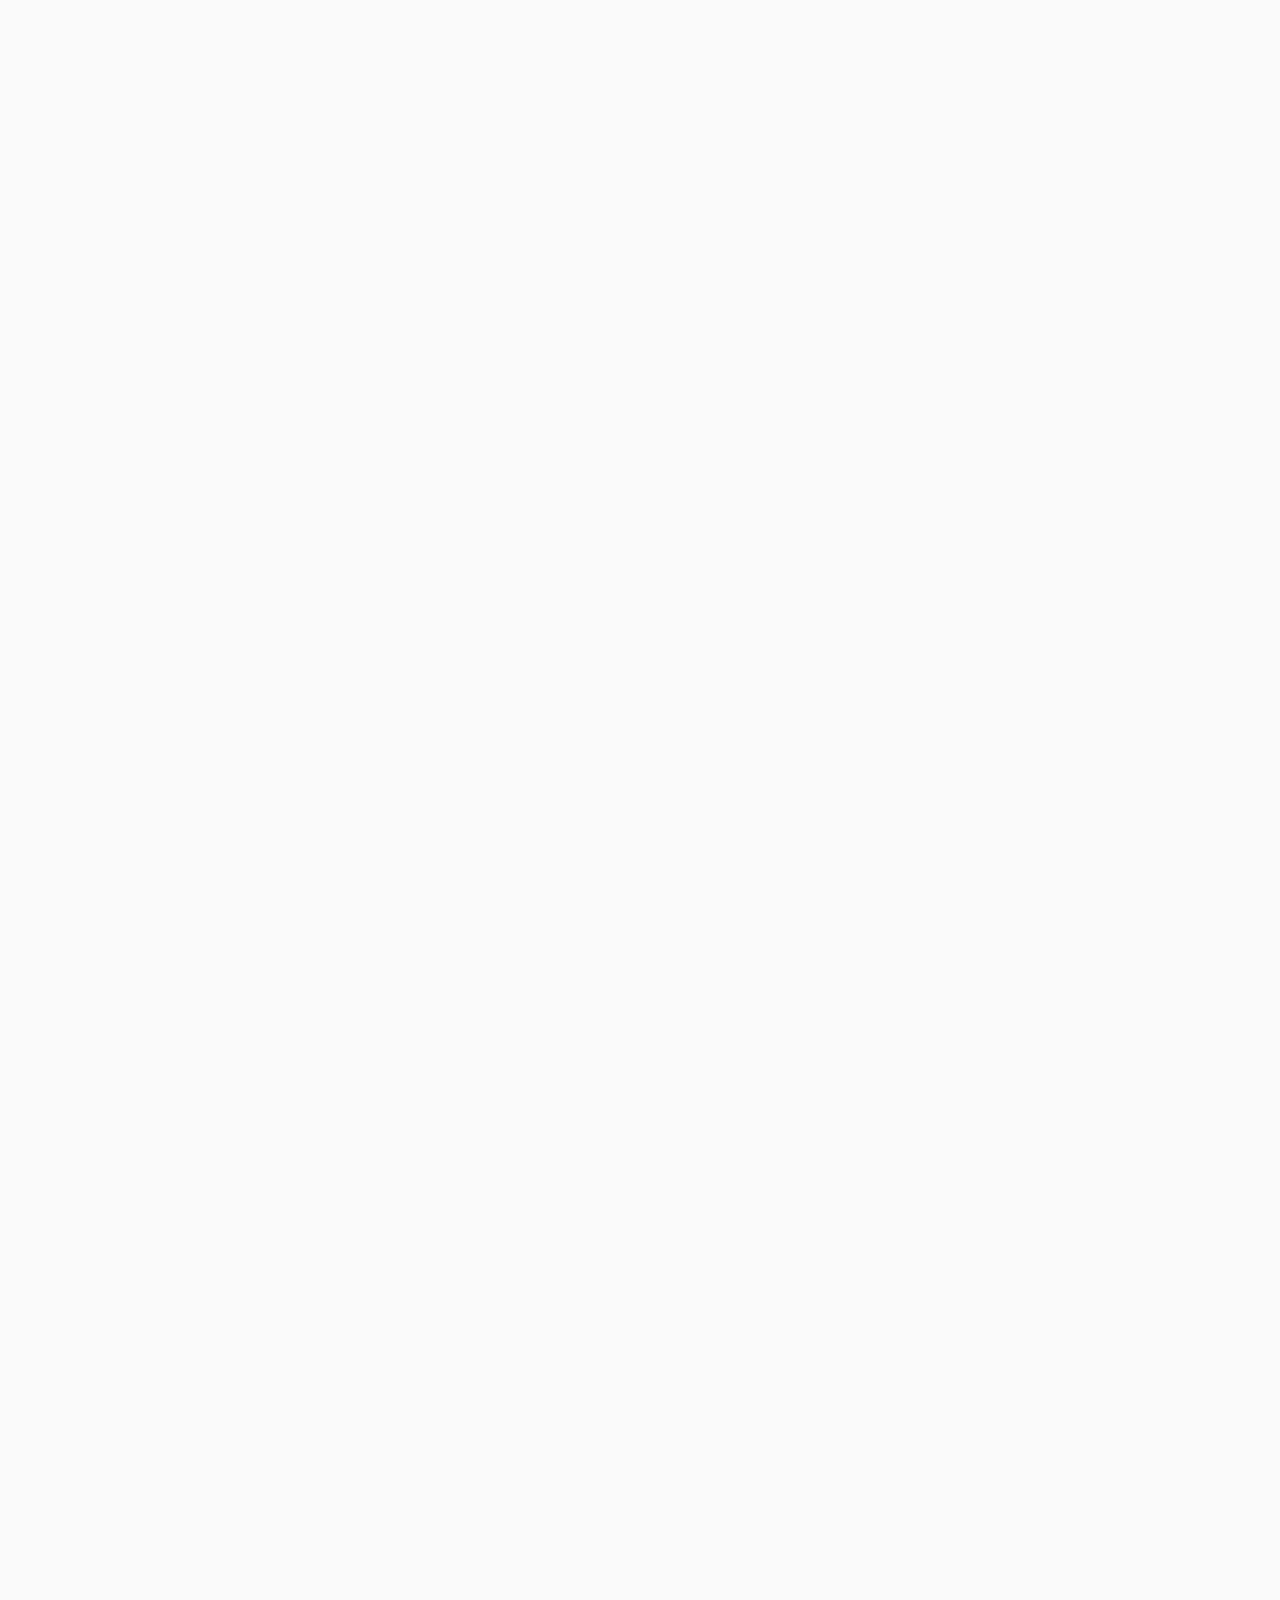
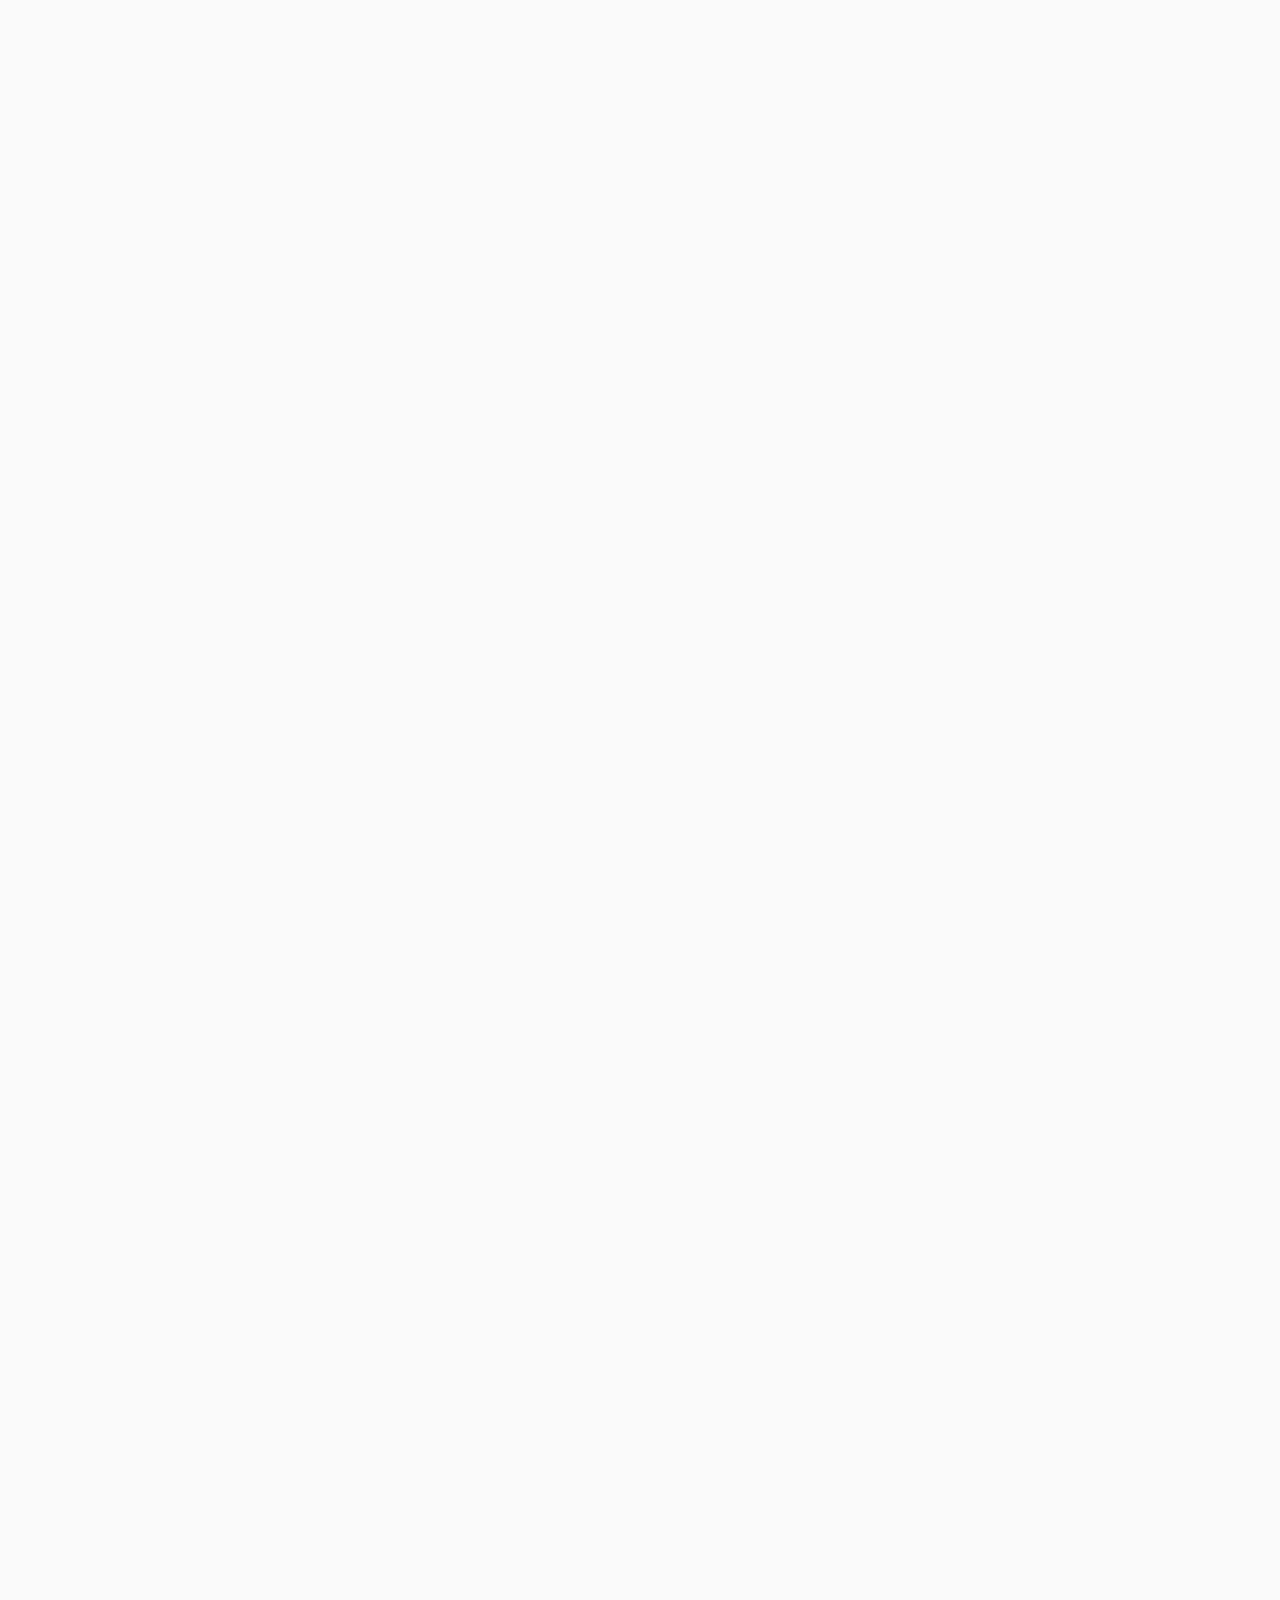
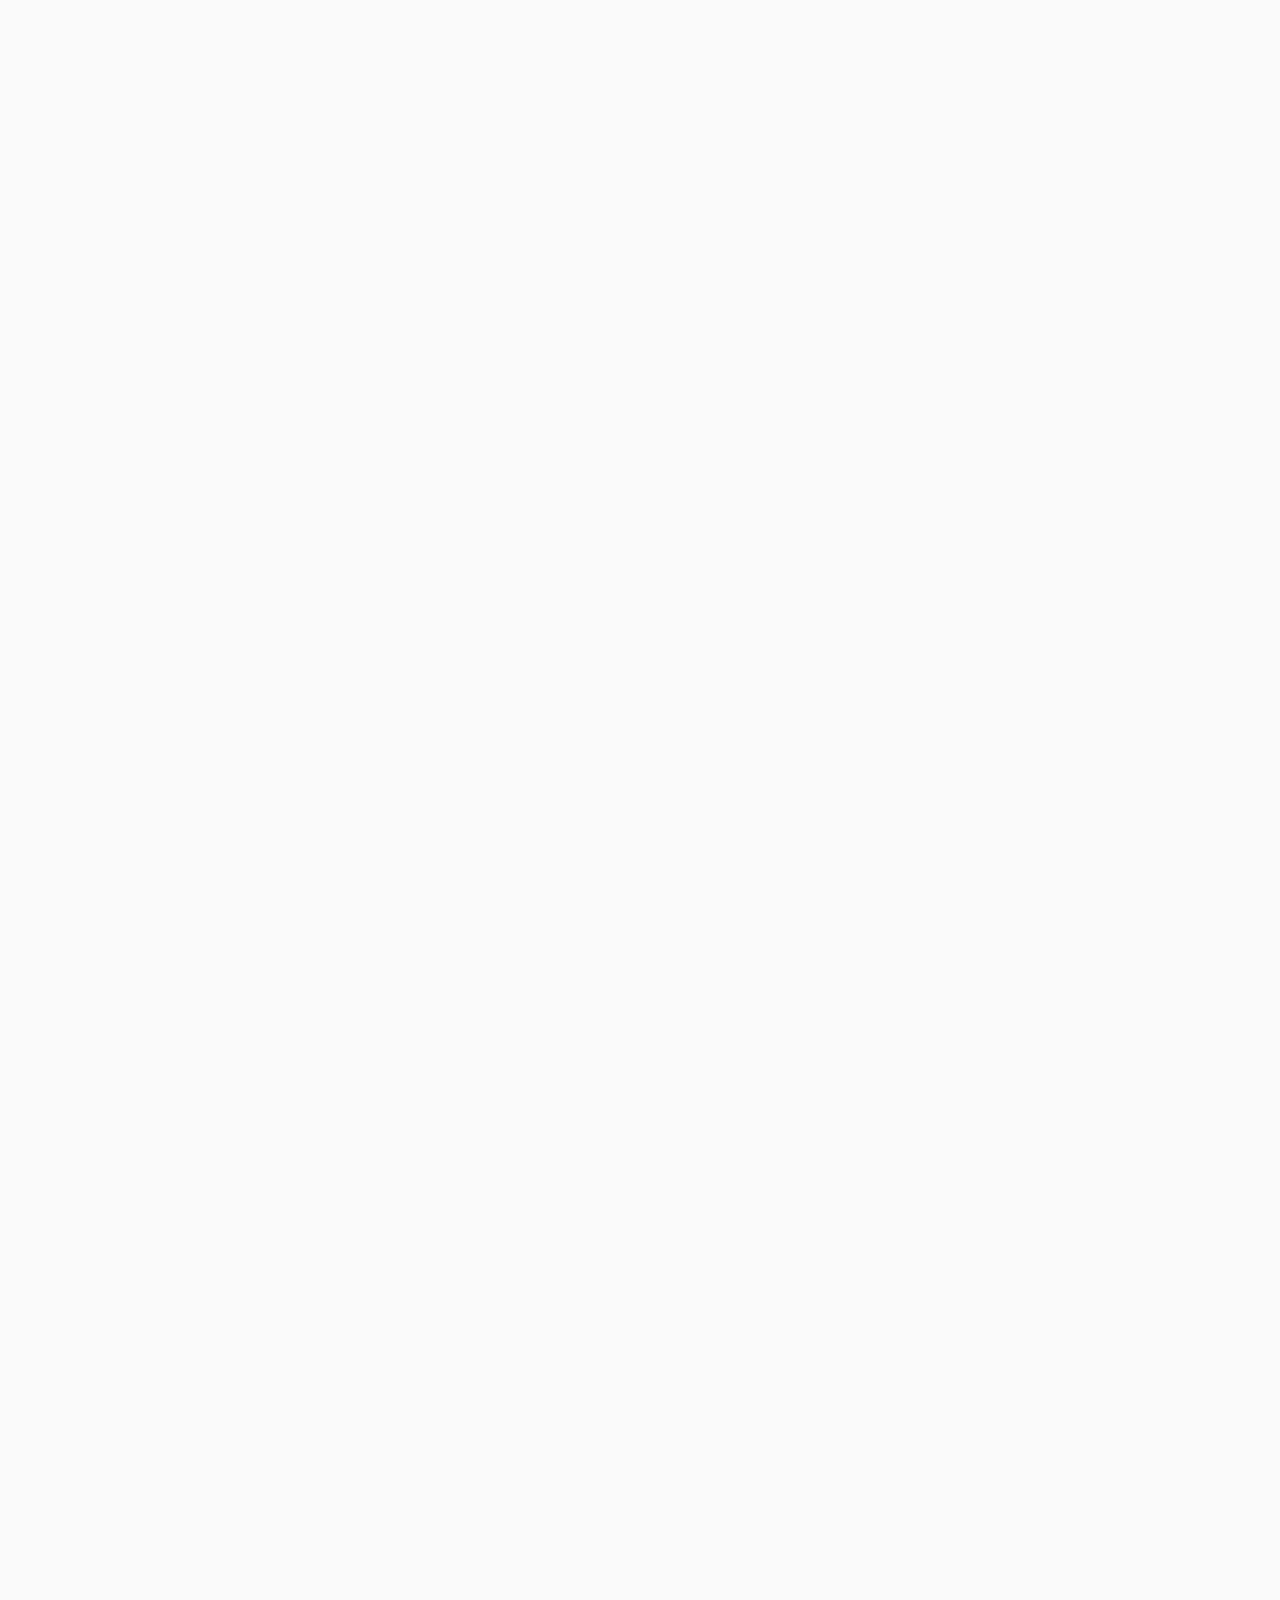
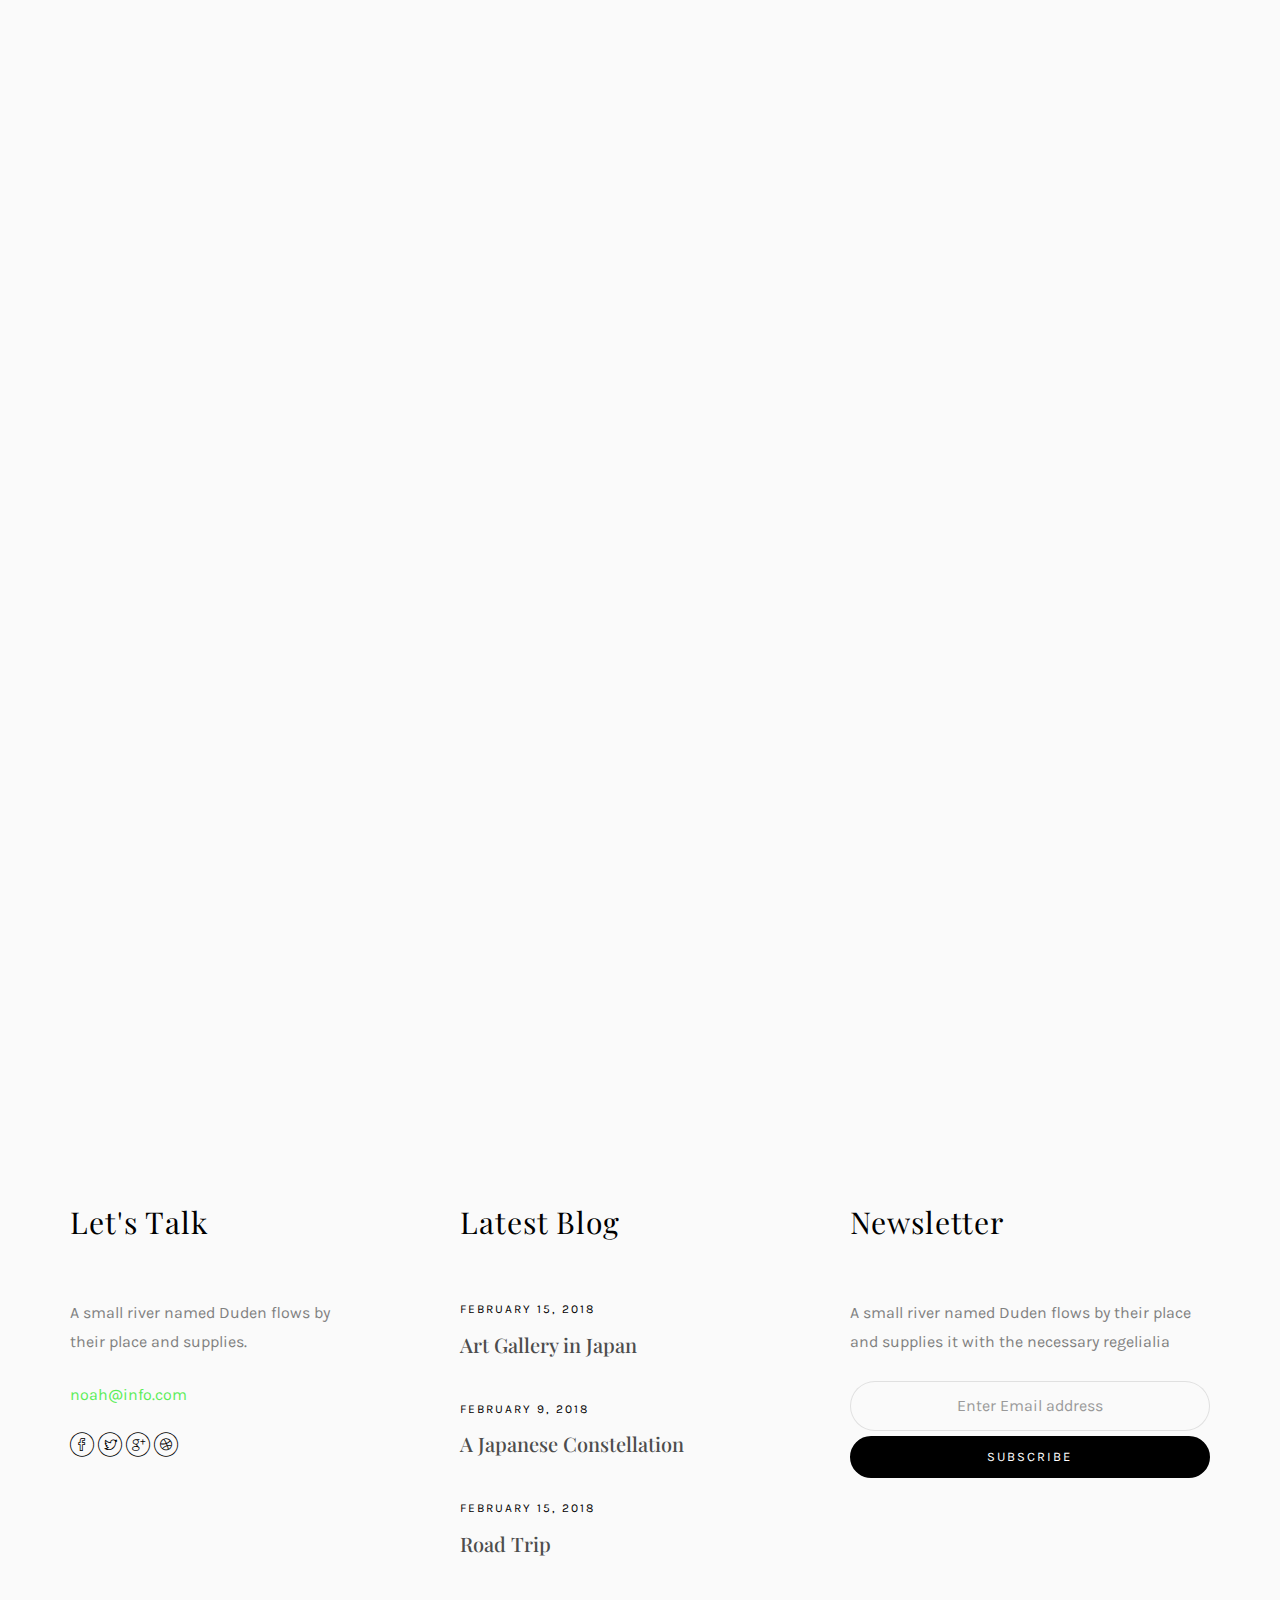
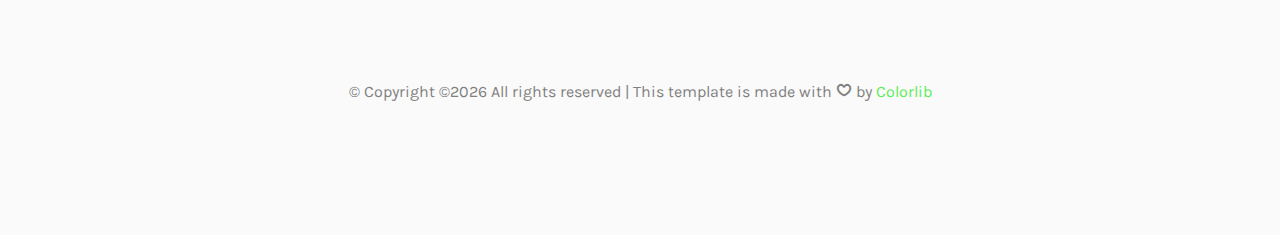
<file: work-single.html>
<!DOCTYPE HTML>
<html>
	<head>
	<meta charset="utf-8">
	<meta http-equiv="X-UA-Compatible" content="IE=edge">
	<title>Noah Template</title>
	<meta name="viewport" content="width=device-width, initial-scale=1">
	<meta name="description" content="" />
	<meta name="keywords" content="" />
	<meta name="author" content="" />

  <!-- Facebook and Twitter integration -->
	<meta property="og:title" content=""/>
	<meta property="og:image" content=""/>
	<meta property="og:url" content=""/>
	<meta property="og:site_name" content=""/>
	<meta property="og:description" content=""/>
	<meta name="twitter:title" content="" />
	<meta name="twitter:image" content="" />
	<meta name="twitter:url" content="" />
	<meta name="twitter:card" content="" />

	<!-- Place favicon.ico and apple-touch-icon.png in the root directory -->
	<link rel="shortcut icon" href="favicon.ico">

	<link href="https://fonts.googleapis.com/css?family=Karla:400,700" rel="stylesheet">
	<link href="https://fonts.googleapis.com/css?family=Playfair+Display:400,400i,700" rel="stylesheet">
	
	<!-- Animate.css -->
	<link rel="stylesheet" href="css/animate.css">
	<!-- Icomoon Icon Fonts-->
	<link rel="stylesheet" href="css/icomoon.css">
	<!-- Bootstrap  -->
	<link rel="stylesheet" href="css/bootstrap.css">
	<!-- Owl Carousel -->
	<link rel="stylesheet" href="css/owl.carousel.min.css">
	<link rel="stylesheet" href="css/owl.theme.default.min.css">
	<!-- Magnific Popup -->
	<link rel="stylesheet" href="css/magnific-popup.css">

	<link rel="stylesheet" href="css/style.css">


	<!-- Modernizr JS -->
	<script src="js/modernizr-2.6.2.min.js"></script>
	<!-- FOR IE9 below -->
	<!--[if lt IE 9]>
	<script src="js/respond.min.js"></script>
	<![endif]-->

	</head>
	<body>

	<nav id="colorlib-main-nav" role="navigation">
		<a href="#" class="js-colorlib-nav-toggle colorlib-nav-toggle active"><i></i></a>
		<div class="js-fullheight colorlib-table">
			<div class="colorlib-table-cell js-fullheight">
				<div class="row">
					<div class="col-md-12">
						<div class="form-group">
							<input type="text" class="form-control" id="search" placeholder="Enter any key to search...">
							<button type="submit" class="btn btn-primary"><i class="icon-search3"></i></button>
						</div>
					</div>
				</div>
				<div class="row">
					<div class="col-md-12">
						<ul>
							<li><a href="index.html">Home</a></li>
							<li><a href="services.html">Services</a></li>
							<li class="active"><a href="work.html">Work</a></li>
							<li><a href="blog.html">Blog</a></li>
							<li><a href="about.html">About</a></li>
							<li><a href="contact.html">Contact</a></li>
						</ul>
					</div>
				</div>
				<div class="row">
					<div class="col-md-12">
						<h2 class="head-title">Works</h2>
						<a href="images/work-1.jpg" class="gallery image-popup-link text-center" style="background-image: url(images/work-1.jpg);">
							<span><i class="icon-search3"></i></span>
						</a>
						<a href="images/work-2.jpg" class="gallery image-popup-link text-center" style="background-image: url(images/work-2.jpg);">
							<span><i class="icon-search3"></i></span>
						</a>
						<a href="images/work-3.jpg" class="gallery image-popup-link text-center" style="background-image: url(images/work-3.jpg);">
							<span><i class="icon-search3"></i></span>
						</a>
						<a href="images/work-4.jpg" class="gallery image-popup-link text-center" style="background-image: url(images/work-4.jpg);">
							<span><i class="icon-search3"></i></span>
						</a>
					</div>
				</div>
			</div>
		</div>
	</nav>
	
	<div id="colorlib-page">
		<header>
			<div class="container">
				<div class="row">
					<div class="col-md-12">
						<div class="colorlib-navbar-brand">
							<a class="colorlib-logo" href="index.html"><span>No</span><span>ah</span></a>
						</div>
						<a href="#" class="js-colorlib-nav-toggle colorlib-nav-toggle"><i></i></a>
					</div>
				</div>
			</div>
		</header>
		<div id="colorlib-work">
			<div class="container">
				<div class="row text-center">
					<h2 class="bold">Works</h2>
				</div>
				<div class="row">
					<div class="col-md-12 col-md-offset-0 text-center animate-box intro-heading">
						<span>Portfolio</span>
						<h2>The Primary Podcast</h2>
					</div>
				</div>
				<div class="row">
					<div class="col-md-12">
						<div class="rotate">
							<h2 class="heading">Portfolio</h2>
						</div>
					</div>
				</div>
				<div class="row">
					<div class="col-md-12">
						<div class="work-entry animate-box">
							<!-- <a href="work.html" class="work-img" style="background-image: url(images/HÍNH.png);"> -->
							</a>
							<div class="col-md-8 col-md-offset-2">
								<div class="desc">
									<h3>Interview</h3>
									<p>The Primary Podcast is the app what  users can listen podcast and metal heath created by psychiatrists and psychologist. This app is created the those searching for guidance from professionals that specialize in dealing with metal heath issues.
									</p>
									<h3>Goal</h3>
									<p>The Primary Podcast made a user-friendly and intuitive for a podcast app.
									</p>
									<h3>Problem</h3>
									<p>A great podcast app should have a user-friendly interface, robust search engine, the ability to create and manage playlists, subscription features, and customization options. </p>
									<h3>Design Thinking</h3>
									
									<img class="img-responsive" src="images/road.png" alt="html5 bootstrap template by colorlib.com"><br>
									<h3>User research</h3>
									<p>User research is an essential part of developing a podcast app. By conducting user research, developers can gain insights into the needs and preferences of users, which can help inform the design and development of the app.</p>
									
									<img class="img-responsive" src="images/cricel.png" alt="html5 bootstrap template by colorlib.com"><br>
									<h3>Second research</h3>
									<p>The length of time users listen to podcasts can vary greatly depending on the individual listener and their preferences. Some people prefer shorter podcasts that they can listen to during a commute or workout... According to a study by Edison Research, the average podcast listener listens to about seven podcast episodes per week, with an average listening time of about six hours and 37 minutes per week.</p>
									<img class="img-responsive" src="images/tit.png" alt="html5 bootstrap template by colorlib.com"><br>
									<p>When listening to podcasts, people usually engage in activities that allow them to multi-task or occupy their hands, such as commuting, exercising, doing household chores, or working on projects.</p>
									<img class="img-responsive" src="images/tit2.png" alt="html5 bootstrap template by colorlib.com"><br><br>
									<h3>Empathy map</h3>
									<br>
									
									<img class="img-responsive" src="images/empa.png" alt="html5 bootstrap template by colorlib.com"><br>
									<h3>User Persona(s)</h3>
									<br>
									<img class="img-responsive" src="images/p1.png" alt="html5 bootstrap template by colorlib.com"><br>
									<img class="img-responsive" src="images/p2.png" alt="html5 bootstrap template by colorlib.com"><br>
									<h3>UI Design</h3>
									<br>
									<img class="img-responsive" src="images/ui.png" alt="html5 bootstrap template by colorlib.com"><br>
									<p class="read"><a href="#">Read more about</a></p>
								</div>
							</div>
						</div>
					</div>
				</div>
			</div>
		</div>

		<footer>
			<div id="footer">
				<div class="container">
					<div class="row">
						<div class="col-md-4 col-pb-sm">
							<div class="row">
								<div class="col-md-10">
									<h2>Let's Talk</h2>
									<p>A small river named Duden flows by their place and supplies.</p>
									<p><a href="#">noah@info.com</a></p>
									<p class="colorlib-social-icons">
										<a href="#"><i class="icon-facebook4"></i></a>
										<a href="#"><i class="icon-twitter3"></i></a>
										<a href="#"><i class="icon-googleplus"></i></a>
										<a href="#"><i class="icon-dribbble2"></i></a>
									</p>
								</div>
							</div>
						</div>
						<div class="col-md-4 col-pb-sm">
							<h2>Latest Blog</h2>
							<div class="f-entry">
								<a href="#" class="featured-img" style="background-image: url(images/img-1.jpg);"></a>
								<div class="desc">
									<span>February 15, 2018</span>
									<h3><a href="#">Art Gallery in Japan</a></h3>
								</div>
							</div>
							<div class="f-entry">
								<a href="#" class="featured-img" style="background-image: url(images/img-2.jpg);"></a>
								<div class="desc">
									<span>February 9, 2018</span>
									<h3><a href="#">A Japanese Constellation</a></h3>
								</div>
							</div>
							<div class="f-entry">
								<a href="#" class="featured-img" style="background-image: url(images/img-3.jpg);"></a>
								<div class="desc">
									<span>February 15, 2018</span>
									<h3><a href="#">Road Trip</a></h3>
								</div>
							</div>
						</div>
						<div class="col-md-4 col-pb-sm">
							<h2>Newsletter</h2>
							<p>A small river named Duden flows by their place and supplies it with the necessary regelialia</p>
							<div class="subscribe text-center">
								<div class="form-group">
									<input type="text" class="form-control text-center" placeholder="Enter Email address">
									<input type="submit" value="Subscribe" class="btn btn-primary btn-custom">
								</div>
							</div>
						</div>
					</div>
					<div class="row">
						<div class="col-md-12 text-center">
							<p>
								&copy; <!-- Link back to Colorlib can't be removed. Template is licensed under CC BY 3.0. -->
Copyright &copy;<script>document.write(new Date().getFullYear());</script> All rights reserved | This template is made with <i class="icon-heart4" aria-hidden="true"></i> by <a href="https://colorlib.com" target="_blank">Colorlib</a>
<!-- Link back to Colorlib can't be removed. Template is licensed under CC BY 3.0. -->
							</p>
						</div>
					</div>
				</div>
			</div>
		</footer>
	
	</div>

	<!-- jQuery -->
	<script src="js/jquery.min.js"></script>
	<!-- jQuery Easing -->
	<script src="js/jquery.easing.1.3.js"></script>
	<!-- Bootstrap -->
	<script src="js/bootstrap.min.js"></script>
	<!-- Waypoints -->
	<script src="js/jquery.waypoints.min.js"></script>
	<!-- Owl Carousel -->
	<script src="js/owl.carousel.min.js"></script>
	<!-- Magnific Popup -->
	<script src="js/jquery.magnific-popup.min.js"></script>
	<script src="js/magnific-popup-options.js"></script>

	<!-- Main JS (Do not remove) -->
	<script src="js/main.js"></script>

	</body>
</html>
</file>
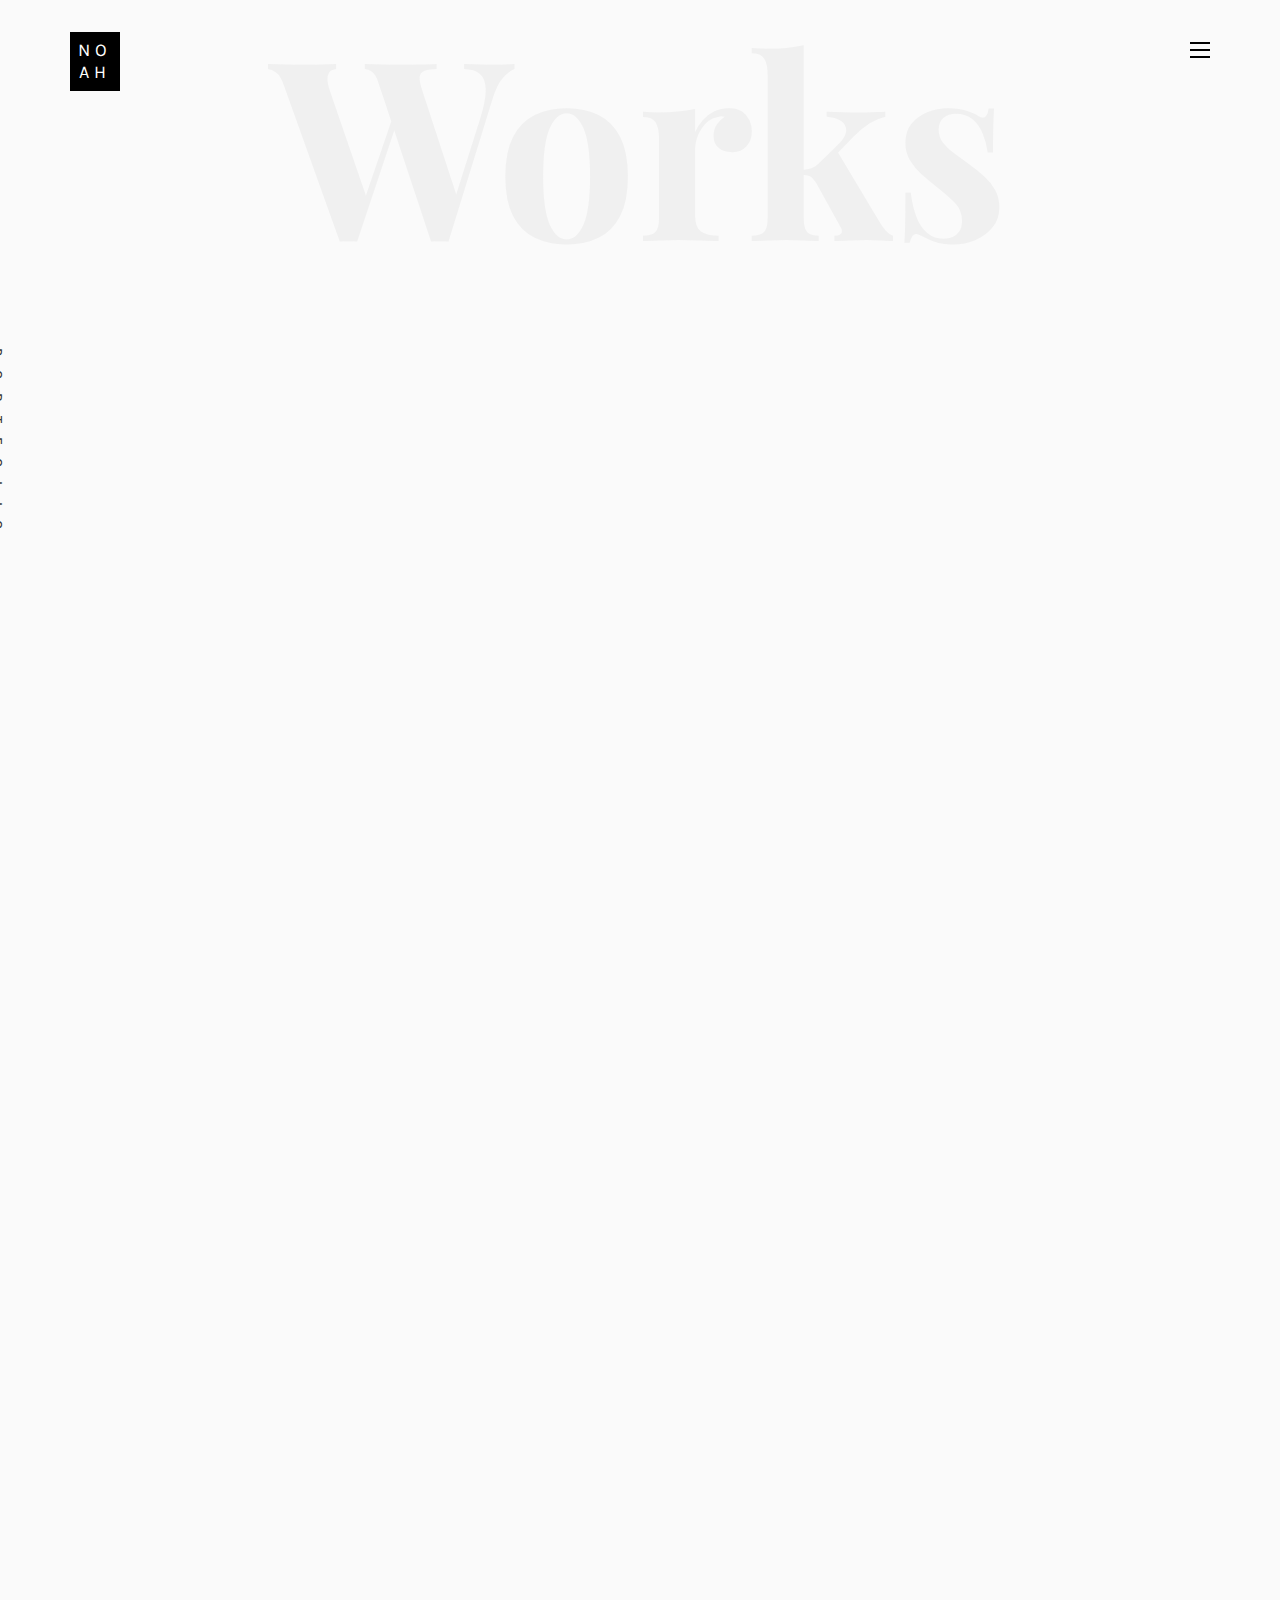
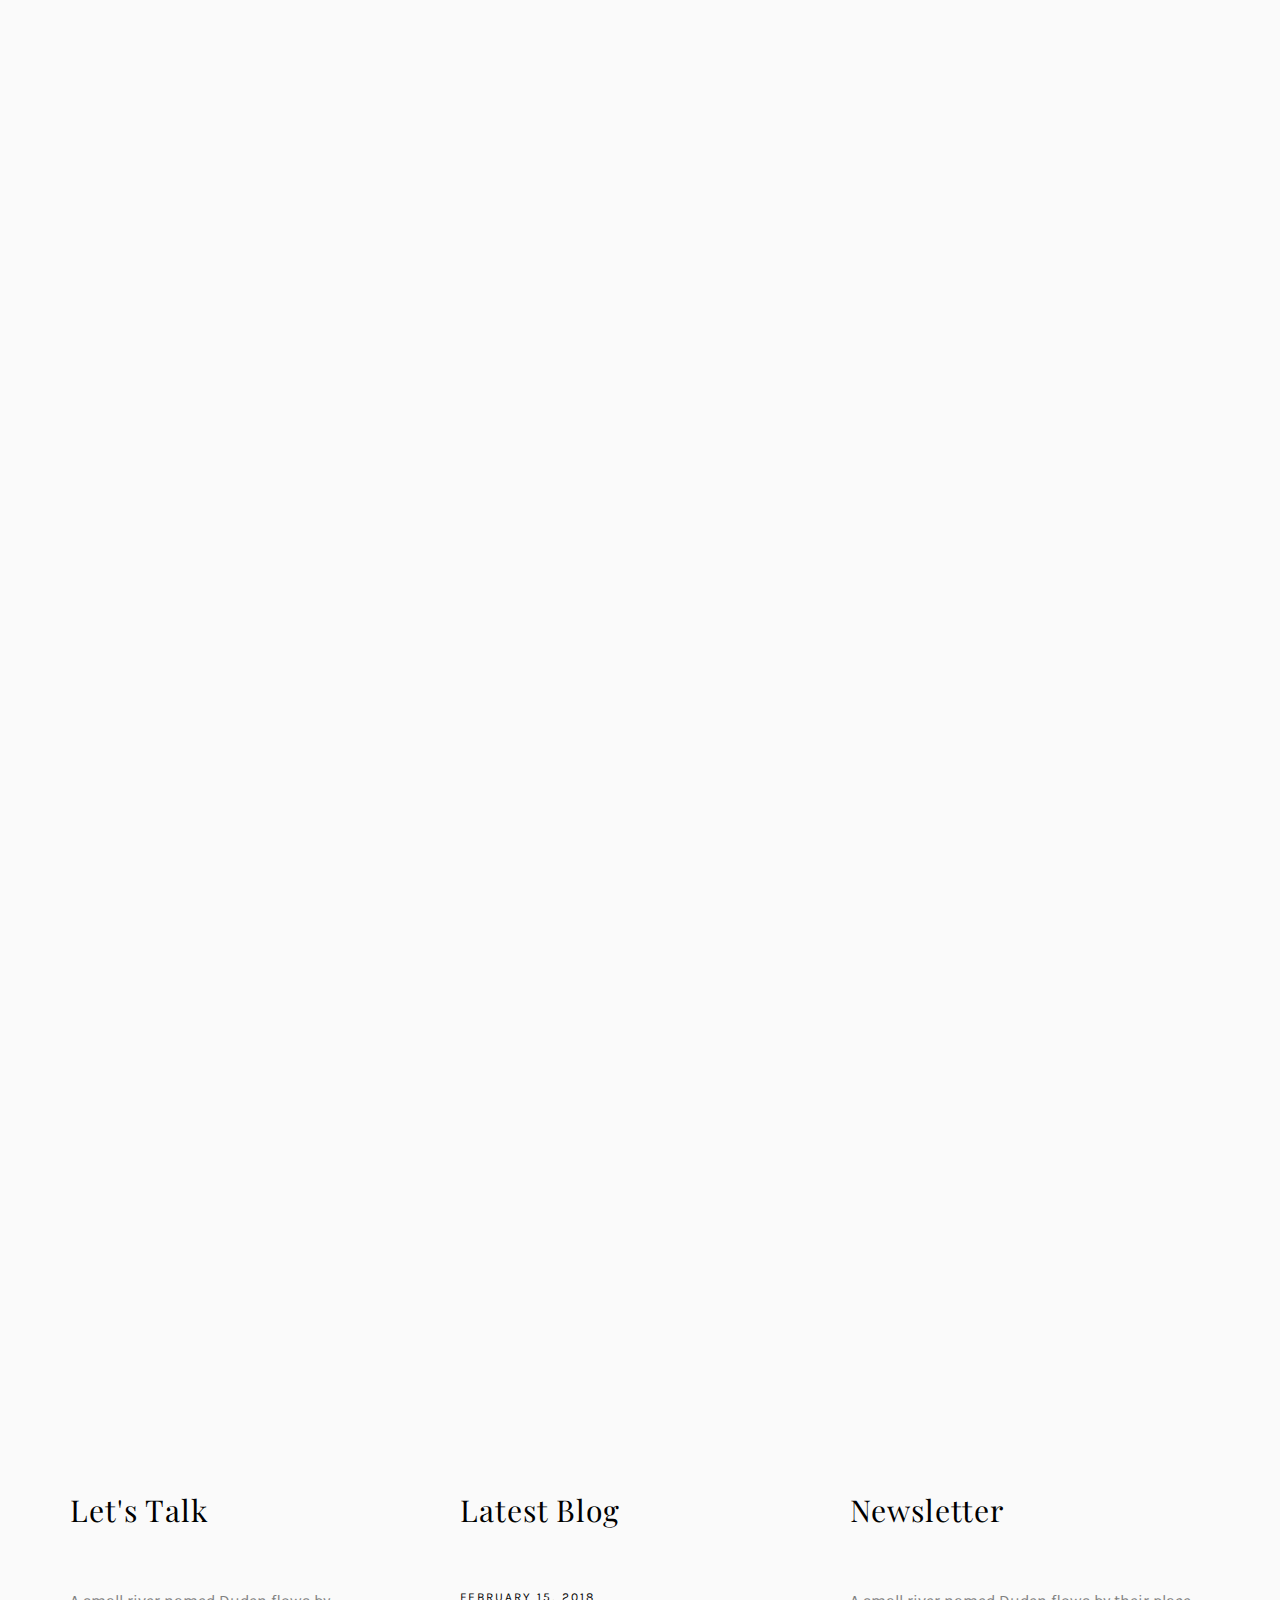
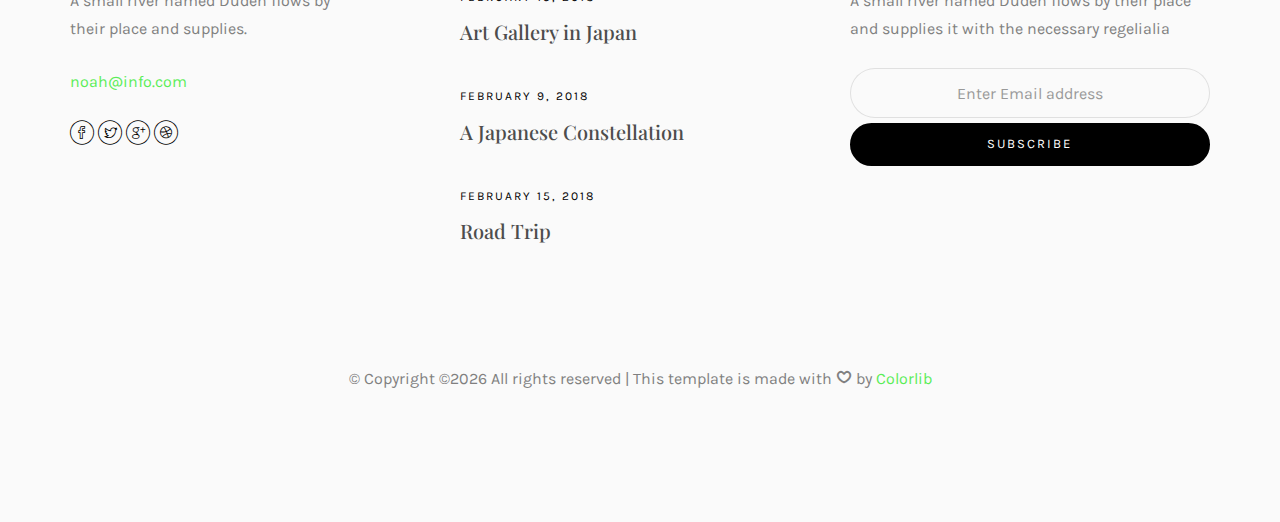
<file: work.html>
<!DOCTYPE HTML>
<html>
	<head>
	<meta charset="utf-8">
	<meta http-equiv="X-UA-Compatible" content="IE=edge">
	<title>Noah Template</title>
	<meta name="viewport" content="width=device-width, initial-scale=1">
	<meta name="description" content="" />
	<meta name="keywords" content="" />
	<meta name="author" content="" />

  <!-- Facebook and Twitter integration -->
	<meta property="og:title" content=""/>
	<meta property="og:image" content=""/>
	<meta property="og:url" content=""/>
	<meta property="og:site_name" content=""/>
	<meta property="og:description" content=""/>
	<meta name="twitter:title" content="" />
	<meta name="twitter:image" content="" />
	<meta name="twitter:url" content="" />
	<meta name="twitter:card" content="" />

	<!-- Place favicon.ico and apple-touch-icon.png in the root directory -->
	<link rel="shortcut icon" href="favicon.ico">

	<link href="https://fonts.googleapis.com/css?family=Karla:400,700" rel="stylesheet">
	<link href="https://fonts.googleapis.com/css?family=Playfair+Display:400,400i,700" rel="stylesheet">
	
	<!-- Animate.css -->
	<link rel="stylesheet" href="css/animate.css">
	<!-- Icomoon Icon Fonts-->
	<link rel="stylesheet" href="css/icomoon.css">
	<!-- Bootstrap  -->
	<link rel="stylesheet" href="css/bootstrap.css">
	<!-- Owl Carousel -->
	<link rel="stylesheet" href="css/owl.carousel.min.css">
	<link rel="stylesheet" href="css/owl.theme.default.min.css">
	<!-- Magnific Popup -->
	<link rel="stylesheet" href="css/magnific-popup.css">

	<link rel="stylesheet" href="css/style.css">


	<!-- Modernizr JS -->
	<script src="js/modernizr-2.6.2.min.js"></script>
	<!-- FOR IE9 below -->
	<!--[if lt IE 9]>
	<script src="js/respond.min.js"></script>
	<![endif]-->

	</head>
	<body>

	<nav id="colorlib-main-nav" role="navigation">
		<a href="#" class="js-colorlib-nav-toggle colorlib-nav-toggle active"><i></i></a>
		<div class="js-fullheight colorlib-table">
			<div class="colorlib-table-cell js-fullheight">
				<div class="row">
					<div class="col-md-12">
						<div class="form-group">
							<input type="text" class="form-control" id="search" placeholder="Enter any key to search...">
							<button type="submit" class="btn btn-primary"><i class="icon-search3"></i></button>
						</div>
					</div>
				</div>
				<div class="row">
					<div class="col-md-12">
						<ul>
							<li><a href="index.html">Home</a></li>
							<li><a href="services.html">Services</a></li>
							<li class="active"><a href="work.html">Work</a></li>
							<li><a href="blog.html">Blog</a></li>
							<li><a href="about.html">About</a></li>
							<li><a href="contact.html">Contact</a></li>
						</ul>
					</div>
				</div>
				<div class="row">
					<div class="col-md-12">
						<h2 class="head-title">Works</h2>
						<a href="images/work-1.jpg" class="gallery image-popup-link text-center" style="background-image: url(images/work-1.jpg);">
							<span><i class="icon-search3"></i></span>
						</a>
						<a href="images/work-2.jpg" class="gallery image-popup-link text-center" style="background-image: url(images/work-2.jpg);">
							<span><i class="icon-search3"></i></span>
						</a>
						<a href="images/work-3.jpg" class="gallery image-popup-link text-center" style="background-image: url(images/work-3.jpg);">
							<span><i class="icon-search3"></i></span>
						</a>
						<a href="images/work-4.jpg" class="gallery image-popup-link text-center" style="background-image: url(images/work-4.jpg);">
							<span><i class="icon-search3"></i></span>
						</a>
					</div>
				</div>
			</div>
		</div>
	</nav>
	
	<div id="colorlib-page">
		<header>
			<div class="container">
				<div class="row">
					<div class="col-md-12">
						<div class="colorlib-navbar-brand">
							<a class="colorlib-logo" href="index.html"><span>No</span><span>ah</span></a>
						</div>
						<a href="#" class="js-colorlib-nav-toggle colorlib-nav-toggle"><i></i></a>
					</div>
				</div>
			</div>
		</header>
		<div id="colorlib-work">
			<div class="container">
				<div class="row text-center">
					<h2 class="bold">Works</h2>
				</div>
				<div class="row">
					<div class="col-md-12 col-md-offset-0 text-center animate-box intro-heading">
						<span>Portfolio</span>
						<h2>Done Projects</h2>
					</div>
				</div>
				<div class="row">
					<div class="col-md-12">
						<div class="rotate">
							<h2 class="heading">Portfolio</h2>
						</div>
					</div>
				</div>
				<div class="row">
					<div class="col-md-12">
						<div class="work-entry animate-box">
							<a href="work-single.html" class="work-img" style="background-image: url(images/podcast.png);">
								<div class="display-t">
									<div class="work-name">
										<h2>The Primary Podcast</h2>
									</div>
								</div>
							</a>
							<div class="col-md-4 col-md-offset-4">
								<div class="desc">
									
								</div>
							</div>
						</div>
					</div>
					<div class="col-md-12">
						<div class="work-entry animate-box">
							<a href="work-single.html" class="work-img" style="background-image: url(images/work-2.jpg);">
								<div class="display-t">
									<div class="work-name">
										<h2>Coordinates</h2>
									</div>
								</div>
							</a>
							<div class="col-md-4 col-md-offset-4">
								<div class="desc">
									
								</div>
							</div>
						</div>
					</div>
					<div class="col-md-12">
						<div class="work-entry animate-box">
							<a href="work-single.html" class="work-img" style="background-image: url(images/work-3.jpg);">
								<div class="display-t">
									<div class="work-name">
										<h2>Cristall</h2>
									</div>
								</div>
							</a>
							<div class="col-md-4 col-md-offset-4">
								<div class="desc">
									
								</div>
							</div>
						</div>
					</div>
					
					
				</div>
			</div>
		</div>

		<footer>
			<div id="footer">
				<div class="container">
					<div class="row">
						<div class="col-md-4 col-pb-sm">
							<div class="row">
								<div class="col-md-10">
									<h2>Let's Talk</h2>
									<p>A small river named Duden flows by their place and supplies.</p>
									<p><a href="#">noah@info.com</a></p>
									<p class="colorlib-social-icons">
										<a href="#"><i class="icon-facebook4"></i></a>
										<a href="#"><i class="icon-twitter3"></i></a>
										<a href="#"><i class="icon-googleplus"></i></a>
										<a href="#"><i class="icon-dribbble2"></i></a>
									</p>
								</div>
							</div>
						</div>
						<div class="col-md-4 col-pb-sm">
							<h2>Latest Blog</h2>
							<div class="f-entry">
								<a href="#" class="featured-img" style="background-image: url(images/img-1.jpg);"></a>
								<div class="desc">
									<span>February 15, 2018</span>
									<h3><a href="#">Art Gallery in Japan</a></h3>
								</div>
							</div>
							<div class="f-entry">
								<a href="#" class="featured-img" style="background-image: url(images/img-2.jpg);"></a>
								<div class="desc">
									<span>February 9, 2018</span>
									<h3><a href="#">A Japanese Constellation</a></h3>
								</div>
							</div>
							<div class="f-entry">
								<a href="#" class="featured-img" style="background-image: url(images/img-3.jpg);"></a>
								<div class="desc">
									<span>February 15, 2018</span>
									<h3><a href="#">Road Trip</a></h3>
								</div>
							</div>
						</div>
						<div class="col-md-4 col-pb-sm">
							<h2>Newsletter</h2>
							<p>A small river named Duden flows by their place and supplies it with the necessary regelialia</p>
							<div class="subscribe text-center">
								<div class="form-group">
									<input type="text" class="form-control text-center" placeholder="Enter Email address">
									<input type="submit" value="Subscribe" class="btn btn-primary btn-custom">
								</div>
							</div>
						</div>
					</div>
					<div class="row">
						<div class="col-md-12 text-center">
							<p>
								&copy; <!-- Link back to Colorlib can't be removed. Template is licensed under CC BY 3.0. -->
Copyright &copy;<script>document.write(new Date().getFullYear());</script> All rights reserved | This template is made with <i class="icon-heart4" aria-hidden="true"></i> by <a href="https://colorlib.com" target="_blank">Colorlib</a>
<!-- Link back to Colorlib can't be removed. Template is licensed under CC BY 3.0. -->
							</p>
						</div>
					</div>
				</div>
			</div>
		</footer>
	
	</div>

	<!-- jQuery -->
	<script src="js/jquery.min.js"></script>
	<!-- jQuery Easing -->
	<script src="js/jquery.easing.1.3.js"></script>
	<!-- Bootstrap -->
	<script src="js/bootstrap.min.js"></script>
	<!-- Waypoints -->
	<script src="js/jquery.waypoints.min.js"></script>
	<!-- Owl Carousel -->
	<script src="js/owl.carousel.min.js"></script>
	<!-- Magnific Popup -->
	<script src="js/jquery.magnific-popup.min.js"></script>
	<script src="js/magnific-popup-options.js"></script>

	<!-- Main JS (Do not remove) -->
	<script src="js/main.js"></script>

	</body>
</html>
</file>
<file: css/icomoon.css>
@font-face {
  font-family: 'icomoon';
  src:  url('fonts/icomoon.eot?tmere9');
  src:  url('fonts/icomoon.eot?tmere9#iefix') format('embedded-opentype'),
    url('fonts/icomoon.ttf?tmere9') format('truetype'),
    url('fonts/icomoon.woff?tmere9') format('woff'),
    url('fonts/icomoon.svg?tmere9#icomoon') format('svg');
  font-weight: normal;
  font-style: normal;
}

[class^="icon-"], [class*=" icon-"] {
  /* use !important to prevent issues with browser extensions that change fonts */
  font-family: 'icomoon' !important;
  speak: none;
  font-style: normal;
  font-weight: normal;
  font-variant: normal;
  text-transform: none;
  line-height: 1;

  /* Better Font Rendering =========== */
  -webkit-font-smoothing: antialiased;
  -moz-osx-font-smoothing: grayscale;
}

.icon-activity:before {
  content: "\e900";
}
.icon-airplay:before {
  content: "\e901";
}
.icon-alert-circle:before {
  content: "\e902";
}
.icon-alert-octagon:before {
  content: "\e903";
}
.icon-alert-triangle:before {
  content: "\e904";
}
.icon-align-center:before {
  content: "\e905";
}
.icon-align-justify:before {
  content: "\e906";
}
.icon-align-left:before {
  content: "\e907";
}
.icon-align-right:before {
  content: "\e908";
}
.icon-anchor:before {
  content: "\e909";
}
.icon-aperture:before {
  content: "\e90a";
}
.icon-arrow-down3:before {
  content: "\e90b";
}
.icon-arrow-down-circle:before {
  content: "\e90c";
}
.icon-arrow-down-left3:before {
  content: "\e90d";
}
.icon-arrow-down-right3:before {
  content: "\e90e";
}
.icon-arrow-left3:before {
  content: "\e90f";
}
.icon-arrow-left-circle:before {
  content: "\e910";
}
.icon-arrow-right3:before {
  content: "\e911";
}
.icon-arrow-right-circle:before {
  content: "\e912";
}
.icon-arrow-up3:before {
  content: "\e913";
}
.icon-arrow-up-circle:before {
  content: "\e914";
}
.icon-arrow-up-left3:before {
  content: "\e915";
}
.icon-arrow-up-right3:before {
  content: "\e916";
}
.icon-at-sign:before {
  content: "\e917";
}
.icon-award:before {
  content: "\e918";
}
.icon-bar-chart:before {
  content: "\e919";
}
.icon-bar-chart-2:before {
  content: "\e91a";
}
.icon-battery:before {
  content: "\e91b";
}
.icon-battery-charging:before {
  content: "\e91c";
}
.icon-bell2:before {
  content: "\e91d";
}
.icon-bell-off:before {
  content: "\e91e";
}
.icon-bluetooth:before {
  content: "\e91f";
}
.icon-bold2:before {
  content: "\e920";
}
.icon-book2:before {
  content: "\e921";
}
.icon-book-open:before {
  content: "\e922";
}
.icon-bookmark2:before {
  content: "\e923";
}
.icon-box:before {
  content: "\e924";
}
.icon-briefcase2:before {
  content: "\e925";
}
.icon-calendar2:before {
  content: "\e926";
}
.icon-camera2:before {
  content: "\e927";
}
.icon-camera-off:before {
  content: "\e928";
}
.icon-cast:before {
  content: "\e929";
}
.icon-check:before {
  content: "\e92a";
}
.icon-check-circle:before {
  content: "\e92b";
}
.icon-check-square:before {
  content: "\e92c";
}
.icon-chevron-down:before {
  content: "\e92d";
}
.icon-chevron-left:before {
  content: "\e92e";
}
.icon-chevron-right:before {
  content: "\e92f";
}
.icon-chevron-up:before {
  content: "\e930";
}
.icon-chevrons-down:before {
  content: "\e931";
}
.icon-chevrons-left:before {
  content: "\e932";
}
.icon-chevrons-right:before {
  content: "\e933";
}
.icon-chevrons-up:before {
  content: "\e934";
}
.icon-chrome2:before {
  content: "\e935";
}
.icon-circle:before {
  content: "\e936";
}
.icon-clipboard2:before {
  content: "\e937";
}
.icon-clock3:before {
  content: "\e938";
}
.icon-cloud2:before {
  content: "\e939";
}
.icon-cloud-drizzle:before {
  content: "\e93a";
}
.icon-cloud-lightning:before {
  content: "\e93b";
}
.icon-cloud-off:before {
  content: "\e93c";
}
.icon-cloud-rain:before {
  content: "\e93d";
}
.icon-cloud-snow:before {
  content: "\e93e";
}
.icon-code:before {
  content: "\e93f";
}
.icon-codepen2:before {
  content: "\e940";
}
.icon-command2:before {
  content: "\e941";
}
.icon-compass3:before {
  content: "\e942";
}
.icon-copy2:before {
  content: "\e943";
}
.icon-corner-down-left:before {
  content: "\e944";
}
.icon-corner-down-right:before {
  content: "\e945";
}
.icon-corner-left-down:before {
  content: "\e946";
}
.icon-corner-left-up:before {
  content: "\e947";
}
.icon-corner-right-down:before {
  content: "\e948";
}
.icon-corner-right-up:before {
  content: "\e949";
}
.icon-corner-up-left:before {
  content: "\e94a";
}
.icon-corner-up-right:before {
  content: "\e94b";
}
.icon-cpu:before {
  content: "\e94c";
}
.icon-credit-card2:before {
  content: "\e94d";
}
.icon-crop2:before {
  content: "\e94e";
}
.icon-crosshair:before {
  content: "\e94f";
}
.icon-database2:before {
  content: "\e950";
}
.icon-delete:before {
  content: "\e951";
}
.icon-disc:before {
  content: "\e952";
}
.icon-dollar-sign:before {
  content: "\e953";
}
.icon-download4:before {
  content: "\e954";
}
.icon-download-cloud:before {
  content: "\e955";
}
.icon-droplet2:before {
  content: "\e956";
}
.icon-edit:before {
  content: "\e957";
}
.icon-edit-2:before {
  content: "\e958";
}
.icon-edit-3:before {
  content: "\e959";
}
.icon-external-link:before {
  content: "\e95a";
}
.icon-eye2:before {
  content: "\e95b";
}
.icon-eye-off:before {
  content: "\e95c";
}
.icon-facebook3:before {
  content: "\e95d";
}
.icon-fast-forward:before {
  content: "\e95e";
}
.icon-feather:before {
  content: "\e95f";
}
.icon-file:before {
  content: "\e960";
}
.icon-file-minus:before {
  content: "\e961";
}
.icon-file-plus:before {
  content: "\e962";
}
.icon-file-text3:before {
  content: "\e963";
}
.icon-film2:before {
  content: "\e964";
}
.icon-filter2:before {
  content: "\e965";
}
.icon-flag2:before {
  content: "\e966";
}
.icon-folder2:before {
  content: "\e967";
}
.icon-folder-minus2:before {
  content: "\e968";
}
.icon-folder-plus2:before {
  content: "\e969";
}
.icon-git-branch:before {
  content: "\e96a";
}
.icon-git-commit:before {
  content: "\e96b";
}
.icon-git-merge:before {
  content: "\e96c";
}
.icon-git-pull-request:before {
  content: "\e96d";
}
.icon-github2:before {
  content: "\e96e";
}
.icon-gitlab:before {
  content: "\e96f";
}
.icon-globe:before {
  content: "\e970";
}
.icon-grid:before {
  content: "\e971";
}
.icon-hard-drive:before {
  content: "\e972";
}
.icon-hash:before {
  content: "\e973";
}
.icon-headphones2:before {
  content: "\e974";
}
.icon-heart2:before {
  content: "\e975";
}
.icon-help-circle:before {
  content: "\e976";
}
.icon-home4:before {
  content: "\e977";
}
.icon-image2:before {
  content: "\e978";
}
.icon-inbox:before {
  content: "\e979";
}
.icon-info2:before {
  content: "\e97a";
}
.icon-instagram2:before {
  content: "\e97b";
}
.icon-italic2:before {
  content: "\e97c";
}
.icon-layers:before {
  content: "\e97d";
}
.icon-layout:before {
  content: "\e97e";
}
.icon-life-buoy:before {
  content: "\e97f";
}
.icon-link2:before {
  content: "\e980";
}
.icon-link-2:before {
  content: "\e981";
}
.icon-linkedin3:before {
  content: "\e982";
}
.icon-list3:before {
  content: "\e983";
}
.icon-loader:before {
  content: "\e984";
}
.icon-lock2:before {
  content: "\e985";
}
.icon-log-in:before {
  content: "\e986";
}
.icon-log-out:before {
  content: "\e987";
}
.icon-mail5:before {
  content: "\e988";
}
.icon-map3:before {
  content: "\e989";
}
.icon-map-pin:before {
  content: "\e98a";
}
.icon-maximize:before {
  content: "\e98b";
}
.icon-maximize-2:before {
  content: "\e98c";
}
.icon-menu5:before {
  content: "\e98d";
}
.icon-message-circle:before {
  content: "\e98e";
}
.icon-message-square:before {
  content: "\e98f";
}
.icon-mic2:before {
  content: "\e990";
}
.icon-mic-off:before {
  content: "\e991";
}
.icon-minimize:before {
  content: "\e992";
}
.icon-minimize-2:before {
  content: "\e993";
}
.icon-minus2:before {
  content: "\e994";
}
.icon-minus-circle:before {
  content: "\e995";
}
.icon-minus-square:before {
  content: "\e996";
}
.icon-monitor:before {
  content: "\e997";
}
.icon-moon:before {
  content: "\e998";
}
.icon-more-horizontal:before {
  content: "\e999";
}
.icon-more-vertical:before {
  content: "\e99a";
}
.icon-move:before {
  content: "\e99b";
}
.icon-music2:before {
  content: "\e99c";
}
.icon-navigation:before {
  content: "\e99d";
}
.icon-navigation-2:before {
  content: "\e99e";
}
.icon-octagon:before {
  content: "\e99f";
}
.icon-package:before {
  content: "\e9a0";
}
.icon-paperclip:before {
  content: "\e9a1";
}
.icon-pause3:before {
  content: "\e9a2";
}
.icon-pause-circle:before {
  content: "\e9a3";
}
.icon-percent:before {
  content: "\e9a4";
}
.icon-phone2:before {
  content: "\e9a5";
}
.icon-phone-call:before {
  content: "\e9a6";
}
.icon-phone-forwarded:before {
  content: "\e9a7";
}
.icon-phone-incoming:before {
  content: "\e9a8";
}
.icon-phone-missed:before {
  content: "\e9a9";
}
.icon-phone-off:before {
  content: "\e9aa";
}
.icon-phone-outgoing:before {
  content: "\e9ab";
}
.icon-pie-chart2:before {
  content: "\e9ac";
}
.icon-play4:before {
  content: "\e9ad";
}
.icon-play-circle:before {
  content: "\e9ae";
}
.icon-plus2:before {
  content: "\e9af";
}
.icon-plus-circle:before {
  content: "\e9b0";
}
.icon-plus-square:before {
  content: "\e9b1";
}
.icon-pocket:before {
  content: "\e9b2";
}
.icon-power2:before {
  content: "\e9b3";
}
.icon-printer2:before {
  content: "\e9b4";
}
.icon-radio:before {
  content: "\e9b5";
}
.icon-refresh-ccw:before {
  content: "\e9b6";
}
.icon-refresh-cw:before {
  content: "\e9b7";
}
.icon-repeat:before {
  content: "\e9b8";
}
.icon-rewind:before {
  content: "\e9b9";
}
.icon-rotate-ccw:before {
  content: "\e9ba";
}
.icon-rotate-cw:before {
  content: "\e9bb";
}
.icon-rss3:before {
  content: "\e9bc";
}
.icon-save:before {
  content: "\e9bd";
}
.icon-scissors2:before {
  content: "\e9be";
}
.icon-search2:before {
  content: "\e9bf";
}
.icon-send:before {
  content: "\e9c0";
}
.icon-server:before {
  content: "\e9c1";
}
.icon-settings:before {
  content: "\e9c2";
}
.icon-share3:before {
  content: "\e9c3";
}
.icon-share-2:before {
  content: "\e9c4";
}
.icon-shield2:before {
  content: "\e9c5";
}
.icon-shield-off:before {
  content: "\e9c6";
}
.icon-shopping-bag:before {
  content: "\e9c7";
}
.icon-shopping-cart:before {
  content: "\e9c8";
}
.icon-shuffle2:before {
  content: "\e9c9";
}
.icon-sidebar:before {
  content: "\e9ca";
}
.icon-skip-back:before {
  content: "\e9cb";
}
.icon-skip-forward:before {
  content: "\e9cc";
}
.icon-slack:before {
  content: "\e9cd";
}
.icon-slash:before {
  content: "\e9ce";
}
.icon-sliders:before {
  content: "\e9cf";
}
.icon-smartphone:before {
  content: "\e9d0";
}
.icon-speaker:before {
  content: "\e9d1";
}
.icon-square:before {
  content: "\e9d2";
}
.icon-star:before {
  content: "\e9d3";
}
.icon-stop-circle:before {
  content: "\e9d4";
}
.icon-sun2:before {
  content: "\e9d5";
}
.icon-sunrise:before {
  content: "\e9d6";
}
.icon-sunset:before {
  content: "\e9d7";
}
.icon-tablet2:before {
  content: "\e9d8";
}
.icon-tag:before {
  content: "\e9d9";
}
.icon-target2:before {
  content: "\e9da";
}
.icon-terminal2:before {
  content: "\e9db";
}
.icon-thermometer:before {
  content: "\e9dc";
}
.icon-thumbs-down:before {
  content: "\e9dd";
}
.icon-thumbs-up:before {
  content: "\e9de";
}
.icon-toggle-left:before {
  content: "\e9df";
}
.icon-toggle-right:before {
  content: "\e9e0";
}
.icon-trash:before {
  content: "\e9e1";
}
.icon-trash-2:before {
  content: "\e9e2";
}
.icon-trending-down:before {
  content: "\e9e3";
}
.icon-trending-up:before {
  content: "\e9e4";
}
.icon-triangle:before {
  content: "\e9e5";
}
.icon-truck2:before {
  content: "\e9e6";
}
.icon-tv2:before {
  content: "\e9e7";
}
.icon-twitter2:before {
  content: "\e9e8";
}
.icon-type:before {
  content: "\e9e9";
}
.icon-umbrella:before {
  content: "\e9ea";
}
.icon-underline2:before {
  content: "\e9eb";
}
.icon-unlock:before {
  content: "\e9ec";
}
.icon-upload4:before {
  content: "\e9ed";
}
.icon-upload-cloud:before {
  content: "\e9ee";
}
.icon-user2:before {
  content: "\e9ef";
}
.icon-user-check2:before {
  content: "\e9f0";
}
.icon-user-minus2:before {
  content: "\e9f1";
}
.icon-user-plus2:before {
  content: "\e9f2";
}
.icon-user-x:before {
  content: "\e9f3";
}
.icon-users2:before {
  content: "\e9f4";
}
.icon-video:before {
  content: "\e9f5";
}
.icon-video-off:before {
  content: "\e9f6";
}
.icon-voicemail:before {
  content: "\e9f7";
}
.icon-volume:before {
  content: "\e9f8";
}
.icon-volume-1:before {
  content: "\e9f9";
}
.icon-volume-2:before {
  content: "\e9fa";
}
.icon-volume-x:before {
  content: "\e9fb";
}
.icon-watch:before {
  content: "\e9fc";
}
.icon-wifi:before {
  content: "\e9fd";
}
.icon-wifi-off:before {
  content: "\e9fe";
}
.icon-wind:before {
  content: "\e9ff";
}
.icon-x:before {
  content: "\ea00";
}
.icon-x-circle:before {
  content: "\ea01";
}
.icon-x-square:before {
  content: "\ea02";
}
.icon-zap:before {
  content: "\ea03";
}
.icon-zap-off:before {
  content: "\ea04";
}
.icon-zoom-in2:before {
  content: "\ea05";
}
.icon-zoom-out2:before {
  content: "\ea06";
}
.icon-times:before {
  content: "\ea07";
}
.icon-tick:before {
  content: "\ea08";
}
.icon-plus3:before {
  content: "\ea09";
}
.icon-minus3:before {
  content: "\ea0a";
}
.icon-equals:before {
  content: "\ea0b";
}
.icon-divide:before {
  content: "\ea0c";
}
.icon-chevron-right2:before {
  content: "\ea0d";
}
.icon-chevron-left2:before {
  content: "\ea0e";
}
.icon-arrow-right-thick:before {
  content: "\ea0f";
}
.icon-arrow-left-thick:before {
  content: "\ea10";
}
.icon-th-small:before {
  content: "\ea11";
}
.icon-th-menu:before {
  content: "\ea12";
}
.icon-th-list:before {
  content: "\ea13";
}
.icon-th-large:before {
  content: "\ea14";
}
.icon-home5:before {
  content: "\ea15";
}
.icon-arrow-forward:before {
  content: "\ea16";
}
.icon-arrow-back:before {
  content: "\ea17";
}
.icon-rss4:before {
  content: "\ea18";
}
.icon-location3:before {
  content: "\ea19";
}
.icon-link3:before {
  content: "\ea1a";
}
.icon-image3:before {
  content: "\ea1b";
}
.icon-arrow-up-thick:before {
  content: "\ea1c";
}
.icon-arrow-down-thick:before {
  content: "\ea1d";
}
.icon-starburst:before {
  content: "\ea1e";
}
.icon-starburst-outline:before {
  content: "\ea1f";
}
.icon-star2:before {
  content: "\ea20";
}
.icon-flow-children:before {
  content: "\ea21";
}
.icon-export:before {
  content: "\ea22";
}
.icon-delete2:before {
  content: "\ea23";
}
.icon-delete-outline:before {
  content: "\ea24";
}
.icon-cloud-storage:before {
  content: "\ea25";
}
.icon-wi-fi:before {
  content: "\ea26";
}
.icon-heart3:before {
  content: "\ea27";
}
.icon-flash:before {
  content: "\ea28";
}
.icon-cancel:before {
  content: "\ea29";
}
.icon-backspace:before {
  content: "\ea2a";
}
.icon-attachment2:before {
  content: "\ea2b";
}
.icon-arrow-move:before {
  content: "\ea2c";
}
.icon-warning2:before {
  content: "\ea2d";
}
.icon-user3:before {
  content: "\ea2e";
}
.icon-radar:before {
  content: "\ea2f";
}
.icon-lock-open:before {
  content: "\ea30";
}
.icon-lock-closed:before {
  content: "\ea31";
}
.icon-location-arrow:before {
  content: "\ea32";
}
.icon-info3:before {
  content: "\ea33";
}
.icon-user-delete:before {
  content: "\ea34";
}
.icon-user-add:before {
  content: "\ea35";
}
.icon-media-pause:before {
  content: "\ea36";
}
.icon-group:before {
  content: "\ea37";
}
.icon-chart-pie:before {
  content: "\ea38";
}
.icon-chart-line:before {
  content: "\ea39";
}
.icon-chart-bar:before {
  content: "\ea3a";
}
.icon-chart-area:before {
  content: "\ea3b";
}
.icon-video2:before {
  content: "\ea3c";
}
.icon-point-of-interest:before {
  content: "\ea3d";
}
.icon-infinity:before {
  content: "\ea3e";
}
.icon-globe2:before {
  content: "\ea3f";
}
.icon-eye3:before {
  content: "\ea40";
}
.icon-cog2:before {
  content: "\ea41";
}
.icon-camera3:before {
  content: "\ea42";
}
.icon-upload5:before {
  content: "\ea43";
}
.icon-scissors3:before {
  content: "\ea44";
}
.icon-refresh:before {
  content: "\ea45";
}
.icon-pin:before {
  content: "\ea46";
}
.icon-key3:before {
  content: "\ea47";
}
.icon-info-large:before {
  content: "\ea48";
}
.icon-eject2:before {
  content: "\ea49";
}
.icon-download5:before {
  content: "\ea4a";
}
.icon-zoom:before {
  content: "\ea4b";
}
.icon-zoom-out3:before {
  content: "\ea4c";
}
.icon-zoom-in3:before {
  content: "\ea4d";
}
.icon-sort-numerically:before {
  content: "\ea4e";
}
.icon-sort-alphabetically:before {
  content: "\ea4f";
}
.icon-input-checked:before {
  content: "\ea50";
}
.icon-calender:before {
  content: "\ea51";
}
.icon-world:before {
  content: "\ea52";
}
.icon-notes:before {
  content: "\ea53";
}
.icon-code2:before {
  content: "\ea54";
}
.icon-arrow-sync:before {
  content: "\ea55";
}
.icon-arrow-shuffle:before {
  content: "\ea56";
}
.icon-arrow-repeat:before {
  content: "\ea57";
}
.icon-arrow-minimise:before {
  content: "\ea58";
}
.icon-arrow-maximise:before {
  content: "\ea59";
}
.icon-arrow-loop:before {
  content: "\ea5a";
}
.icon-anchor2:before {
  content: "\ea5b";
}
.icon-spanner:before {
  content: "\ea5c";
}
.icon-puzzle:before {
  content: "\ea5d";
}
.icon-power3:before {
  content: "\ea5e";
}
.icon-plane:before {
  content: "\ea5f";
}
.icon-pi:before {
  content: "\ea60";
}
.icon-phone3:before {
  content: "\ea61";
}
.icon-microphone:before {
  content: "\ea62";
}
.icon-media-rewind:before {
  content: "\ea63";
}
.icon-flag3:before {
  content: "\ea64";
}
.icon-adjust-brightness:before {
  content: "\ea65";
}
.icon-waves:before {
  content: "\ea66";
}
.icon-social-twitter:before {
  content: "\ea67";
}
.icon-social-facebook:before {
  content: "\ea68";
}
.icon-social-dribbble:before {
  content: "\ea69";
}
.icon-media-stop:before {
  content: "\ea6a";
}
.icon-media-record:before {
  content: "\ea6b";
}
.icon-media-play:before {
  content: "\ea6c";
}
.icon-media-fast-forward:before {
  content: "\ea6d";
}
.icon-media-eject:before {
  content: "\ea6e";
}
.icon-social-vimeo:before {
  content: "\ea6f";
}
.icon-social-tumbler:before {
  content: "\ea70";
}
.icon-social-skype:before {
  content: "\ea71";
}
.icon-social-pinterest:before {
  content: "\ea72";
}
.icon-social-linkedin:before {
  content: "\ea73";
}
.icon-social-last-fm:before {
  content: "\ea74";
}
.icon-social-github:before {
  content: "\ea75";
}
.icon-social-flickr:before {
  content: "\ea76";
}
.icon-at:before {
  content: "\ea77";
}
.icon-times-outline:before {
  content: "\ea78";
}
.icon-plus-outline:before {
  content: "\ea79";
}
.icon-minus-outline:before {
  content: "\ea7a";
}
.icon-tick-outline:before {
  content: "\ea7b";
}
.icon-th-large-outline:before {
  content: "\ea7c";
}
.icon-equals-outline:before {
  content: "\ea7d";
}
.icon-divide-outline:before {
  content: "\ea7e";
}
.icon-chevron-right-outline:before {
  content: "\ea7f";
}
.icon-chevron-left-outline:before {
  content: "\ea80";
}
.icon-arrow-right-outline:before {
  content: "\ea81";
}
.icon-arrow-left-outline:before {
  content: "\ea82";
}
.icon-th-small-outline:before {
  content: "\ea83";
}
.icon-th-menu-outline:before {
  content: "\ea84";
}
.icon-th-list-outline:before {
  content: "\ea85";
}
.icon-news:before {
  content: "\ea86";
}
.icon-home-outline:before {
  content: "\ea87";
}
.icon-arrow-up-outline:before {
  content: "\ea88";
}
.icon-arrow-forward-outline:before {
  content: "\ea89";
}
.icon-arrow-down-outline:before {
  content: "\ea8a";
}
.icon-arrow-back-outline:before {
  content: "\ea8b";
}
.icon-trash2:before {
  content: "\ea8c";
}
.icon-rss-outline:before {
  content: "\ea8d";
}
.icon-message:before {
  content: "\ea8e";
}
.icon-location-outline:before {
  content: "\ea8f";
}
.icon-link-outline:before {
  content: "\ea90";
}
.icon-image-outline:before {
  content: "\ea91";
}
.icon-export-outline:before {
  content: "\ea92";
}
.icon-cross2:before {
  content: "\ea93";
}
.icon-wi-fi-outline:before {
  content: "\ea94";
}
.icon-star-outline:before {
  content: "\ea95";
}
.icon-media-pause-outline:before {
  content: "\ea96";
}
.icon-mail6:before {
  content: "\ea97";
}
.icon-heart-outline:before {
  content: "\ea98";
}
.icon-flash-outline:before {
  content: "\ea99";
}
.icon-cancel-outline:before {
  content: "\ea9a";
}
.icon-beaker:before {
  content: "\ea9b";
}
.icon-arrow-move-outline:before {
  content: "\ea9c";
}
.icon-watch2:before {
  content: "\ea9d";
}
.icon-warning-outline:before {
  content: "\ea9e";
}
.icon-time:before {
  content: "\ea9f";
}
.icon-radar-outline:before {
  content: "\eaa0";
}
.icon-lock-open-outline:before {
  content: "\eaa1";
}
.icon-location-arrow-outline:before {
  content: "\eaa2";
}
.icon-info-outline:before {
  content: "\eaa3";
}
.icon-backspace-outline:before {
  content: "\eaa4";
}
.icon-attachment-outline:before {
  content: "\eaa5";
}
.icon-user-outline:before {
  content: "\eaa6";
}
.icon-user-delete-outline:before {
  content: "\eaa7";
}
.icon-user-add-outline:before {
  content: "\eaa8";
}
.icon-lock-closed-outline:before {
  content: "\eaa9";
}
.icon-group-outline:before {
  content: "\eaaa";
}
.icon-chart-pie-outline:before {
  content: "\eaab";
}
.icon-chart-line-outline:before {
  content: "\eaac";
}
.icon-chart-bar-outline:before {
  content: "\eaad";
}
.icon-chart-area-outline:before {
  content: "\eaae";
}
.icon-video-outline:before {
  content: "\eaaf";
}
.icon-point-of-interest-outline:before {
  content: "\eab0";
}
.icon-map4:before {
  content: "\eab1";
}
.icon-key-outline:before {
  content: "\eab2";
}
.icon-infinity-outline:before {
  content: "\eab3";
}
.icon-globe-outline:before {
  content: "\eab4";
}
.icon-eye-outline:before {
  content: "\eab5";
}
.icon-cog-outline:before {
  content: "\eab6";
}
.icon-camera-outline:before {
  content: "\eab7";
}
.icon-upload-outline:before {
  content: "\eab8";
}
.icon-support:before {
  content: "\eab9";
}
.icon-scissors-outline:before {
  content: "\eaba";
}
.icon-refresh-outline:before {
  content: "\eabb";
}
.icon-info-large-outline:before {
  content: "\eabc";
}
.icon-eject-outline:before {
  content: "\eabd";
}
.icon-download-outline:before {
  content: "\eabe";
}
.icon-battery-mid:before {
  content: "\eabf";
}
.icon-battery-low:before {
  content: "\eac0";
}
.icon-battery-high:before {
  content: "\eac1";
}
.icon-zoom-outline:before {
  content: "\eac2";
}
.icon-zoom-out-outline:before {
  content: "\eac3";
}
.icon-zoom-in-outline:before {
  content: "\eac4";
}
.icon-tag2:before {
  content: "\eac5";
}
.icon-tabs-outline:before {
  content: "\eac6";
}
.icon-pin-outline:before {
  content: "\eac7";
}
.icon-message-typing:before {
  content: "\eac8";
}
.icon-directions:before {
  content: "\eac9";
}
.icon-battery-full:before {
  content: "\eaca";
}
.icon-battery-charge:before {
  content: "\eacb";
}
.icon-pipette:before {
  content: "\eacc";
}
.icon-pencil3:before {
  content: "\eacd";
}
.icon-folder3:before {
  content: "\eace";
}
.icon-folder-delete:before {
  content: "\eacf";
}
.icon-folder-add:before {
  content: "\ead0";
}
.icon-edit2:before {
  content: "\ead1";
}
.icon-document:before {
  content: "\ead2";
}
.icon-document-delete:before {
  content: "\ead3";
}
.icon-document-add:before {
  content: "\ead4";
}
.icon-brush:before {
  content: "\ead5";
}
.icon-thumbs-up2:before {
  content: "\ead6";
}
.icon-thumbs-down2:before {
  content: "\ead7";
}
.icon-pen2:before {
  content: "\ead8";
}
.icon-sort-numerically-outline:before {
  content: "\ead9";
}
.icon-sort-alphabetically-outline:before {
  content: "\eada";
}
.icon-social-last-fm-circular:before {
  content: "\eadb";
}
.icon-social-github-circular:before {
  content: "\eadc";
}
.icon-compass4:before {
  content: "\eadd";
}
.icon-bookmark3:before {
  content: "\eade";
}
.icon-input-checked-outline:before {
  content: "\eadf";
}
.icon-code-outline:before {
  content: "\eae0";
}
.icon-calender-outline:before {
  content: "\eae1";
}
.icon-business-card:before {
  content: "\eae2";
}
.icon-arrow-up4:before {
  content: "\eae3";
}
.icon-arrow-sync-outline:before {
  content: "\eae4";
}
.icon-arrow-right4:before {
  content: "\eae5";
}
.icon-arrow-repeat-outline:before {
  content: "\eae6";
}
.icon-arrow-loop-outline:before {
  content: "\eae7";
}
.icon-arrow-left4:before {
  content: "\eae8";
}
.icon-flow-switch:before {
  content: "\eae9";
}
.icon-flow-parallel:before {
  content: "\eaea";
}
.icon-flow-merge:before {
  content: "\eaeb";
}
.icon-document-text:before {
  content: "\eaec";
}
.icon-clipboard3:before {
  content: "\eaed";
}
.icon-calculator2:before {
  content: "\eaee";
}
.icon-arrow-minimise-outline:before {
  content: "\eaef";
}
.icon-arrow-maximise-outline:before {
  content: "\eaf0";
}
.icon-arrow-down4:before {
  content: "\eaf1";
}
.icon-gift2:before {
  content: "\eaf2";
}
.icon-film3:before {
  content: "\eaf3";
}
.icon-database3:before {
  content: "\eaf4";
}
.icon-bell3:before {
  content: "\eaf5";
}
.icon-anchor-outline:before {
  content: "\eaf6";
}
.icon-adjust-contrast:before {
  content: "\eaf7";
}
.icon-world-outline:before {
  content: "\eaf8";
}
.icon-shopping-bag2:before {
  content: "\eaf9";
}
.icon-power-outline:before {
  content: "\eafa";
}
.icon-notes-outline:before {
  content: "\eafb";
}
.icon-device-tablet:before {
  content: "\eafc";
}
.icon-device-phone:before {
  content: "\eafd";
}
.icon-device-laptop:before {
  content: "\eafe";
}
.icon-device-desktop:before {
  content: "\eaff";
}
.icon-briefcase3:before {
  content: "\eb00";
}
.icon-stopwatch2:before {
  content: "\eb01";
}
.icon-spanner-outline:before {
  content: "\eb02";
}
.icon-puzzle-outline:before {
  content: "\eb03";
}
.icon-printer3:before {
  content: "\eb04";
}
.icon-pi-outline:before {
  content: "\eb05";
}
.icon-lightbulb:before {
  content: "\eb06";
}
.icon-flag-outline:before {
  content: "\eb07";
}
.icon-contacts:before {
  content: "\eb08";
}
.icon-archive:before {
  content: "\eb09";
}
.icon-weather-stormy:before {
  content: "\eb0a";
}
.icon-weather-shower:before {
  content: "\eb0b";
}
.icon-weather-partly-sunny:before {
  content: "\eb0c";
}
.icon-weather-downpour:before {
  content: "\eb0d";
}
.icon-weather-cloudy:before {
  content: "\eb0e";
}
.icon-plane-outline:before {
  content: "\eb0f";
}
.icon-phone-outline:before {
  content: "\eb10";
}
.icon-microphone-outline:before {
  content: "\eb11";
}
.icon-weather-windy:before {
  content: "\eb12";
}
.icon-weather-windy-cloudy:before {
  content: "\eb13";
}
.icon-weather-sunny:before {
  content: "\eb14";
}
.icon-weather-snow:before {
  content: "\eb15";
}
.icon-weather-night:before {
  content: "\eb16";
}
.icon-media-stop-outline:before {
  content: "\eb17";
}
.icon-media-rewind-outline:before {
  content: "\eb18";
}
.icon-media-record-outline:before {
  content: "\eb19";
}
.icon-media-play-outline:before {
  content: "\eb1a";
}
.icon-media-fast-forward-outline:before {
  content: "\eb1b";
}
.icon-media-eject-outline:before {
  content: "\eb1c";
}
.icon-wine:before {
  content: "\eb1d";
}
.icon-waves-outline:before {
  content: "\eb1e";
}
.icon-ticket2:before {
  content: "\eb1f";
}
.icon-tags:before {
  content: "\eb20";
}
.icon-plug:before {
  content: "\eb21";
}
.icon-headphones3:before {
  content: "\eb22";
}
.icon-credit-card3:before {
  content: "\eb23";
}
.icon-coffee:before {
  content: "\eb24";
}
.icon-book3:before {
  content: "\eb25";
}
.icon-beer:before {
  content: "\eb26";
}
.icon-volume2:before {
  content: "\eb27";
}
.icon-volume-up:before {
  content: "\eb28";
}
.icon-volume-mute3:before {
  content: "\eb29";
}
.icon-volume-down:before {
  content: "\eb2a";
}
.icon-social-vimeo-circular:before {
  content: "\eb2b";
}
.icon-social-twitter-circular:before {
  content: "\eb2c";
}
.icon-social-pinterest-circular:before {
  content: "\eb2d";
}
.icon-social-linkedin-circular:before {
  content: "\eb2e";
}
.icon-social-facebook-circular:before {
  content: "\eb2f";
}
.icon-social-dribbble-circular:before {
  content: "\eb30";
}
.icon-tree2:before {
  content: "\eb31";
}
.icon-thermometer2:before {
  content: "\eb32";
}
.icon-social-tumbler-circular:before {
  content: "\eb33";
}
.icon-social-skype-outline:before {
  content: "\eb34";
}
.icon-social-flickr-circular:before {
  content: "\eb35";
}
.icon-social-at-circular:before {
  content: "\eb36";
}
.icon-shopping-cart2:before {
  content: "\eb37";
}
.icon-messages:before {
  content: "\eb38";
}
.icon-leaf2:before {
  content: "\eb39";
}
.icon-feather2:before {
  content: "\eb3a";
}
.icon-box2:before {
  content: "\eb3b";
}
.icon-write:before {
  content: "\eb3c";
}
.icon-clock4:before {
  content: "\eb3d";
}
.icon-reply2:before {
  content: "\eb3e";
}
.icon-reply-all:before {
  content: "\eb3f";
}
.icon-forward4:before {
  content: "\eb40";
}
.icon-flag4:before {
  content: "\eb41";
}
.icon-search3:before {
  content: "\eb42";
}
.icon-trash3:before {
  content: "\eb43";
}
.icon-envelope:before {
  content: "\eb44";
}
.icon-bubble3:before {
  content: "\eb45";
}
.icon-bubbles5:before {
  content: "\eb46";
}
.icon-user4:before {
  content: "\eb47";
}
.icon-users3:before {
  content: "\eb48";
}
.icon-cloud3:before {
  content: "\eb49";
}
.icon-download6:before {
  content: "\eb4a";
}
.icon-upload6:before {
  content: "\eb4b";
}
.icon-rain:before {
  content: "\eb4c";
}
.icon-sun3:before {
  content: "\eb4d";
}
.icon-moon2:before {
  content: "\eb4e";
}
.icon-bell4:before {
  content: "\eb4f";
}
.icon-folder4:before {
  content: "\eb50";
}
.icon-pin2:before {
  content: "\eb51";
}
.icon-sound:before {
  content: "\eb52";
}
.icon-microphone2:before {
  content: "\eb53";
}
.icon-camera4:before {
  content: "\eb54";
}
.icon-image4:before {
  content: "\eb55";
}
.icon-cog3:before {
  content: "\eb56";
}
.icon-calendar3:before {
  content: "\eb57";
}
.icon-book4:before {
  content: "\eb58";
}
.icon-map-marker:before {
  content: "\eb59";
}
.icon-store:before {
  content: "\eb5a";
}
.icon-support2:before {
  content: "\eb5b";
}
.icon-tag3:before {
  content: "\eb5c";
}
.icon-heart4:before {
  content: "\eb5d";
}
.icon-video-camera2:before {
  content: "\eb5e";
}
.icon-trophy2:before {
  content: "\eb5f";
}
.icon-cart2:before {
  content: "\eb60";
}
.icon-eye4:before {
  content: "\eb61";
}
.icon-cancel2:before {
  content: "\eb62";
}
.icon-chart:before {
  content: "\eb63";
}
.icon-target3:before {
  content: "\eb64";
}
.icon-printer4:before {
  content: "\eb65";
}
.icon-location4:before {
  content: "\eb66";
}
.icon-bookmark4:before {
  content: "\eb67";
}
.icon-monitor2:before {
  content: "\eb68";
}
.icon-cross3:before {
  content: "\eb69";
}
.icon-plus4:before {
  content: "\eb6a";
}
.icon-left:before {
  content: "\eb6b";
}
.icon-up:before {
  content: "\eb6c";
}
.icon-browser:before {
  content: "\eb6d";
}
.icon-windows2:before {
  content: "\eb6e";
}
.icon-switch2:before {
  content: "\eb6f";
}
.icon-dashboard:before {
  content: "\eb70";
}
.icon-play5:before {
  content: "\eb71";
}
.icon-fast-forward2:before {
  content: "\eb72";
}
.icon-next3:before {
  content: "\eb73";
}
.icon-refresh2:before {
  content: "\eb74";
}
.icon-film4:before {
  content: "\eb75";
}
.icon-home6:before {
  content: "\eb76";
}
.icon-home:before {
  content: "\eb77";
}
.icon-home2:before {
  content: "\eb78";
}
.icon-home3:before {
  content: "\eb79";
}
.icon-office:before {
  content: "\eb7a";
}
.icon-newspaper:before {
  content: "\eb7b";
}
.icon-pencil:before {
  content: "\eb7c";
}
.icon-pencil2:before {
  content: "\eb7d";
}
.icon-quill:before {
  content: "\eb7e";
}
.icon-pen:before {
  content: "\eb7f";
}
.icon-blog:before {
  content: "\eb80";
}
.icon-eyedropper:before {
  content: "\eb81";
}
.icon-droplet:before {
  content: "\eb82";
}
.icon-paint-format:before {
  content: "\eb83";
}
.icon-image:before {
  content: "\eb84";
}
.icon-images:before {
  content: "\eb85";
}
.icon-camera:before {
  content: "\eb86";
}
.icon-headphones:before {
  content: "\eb87";
}
.icon-music:before {
  content: "\eb88";
}
.icon-play:before {
  content: "\eb89";
}
.icon-film:before {
  content: "\eb8a";
}
.icon-video-camera:before {
  content: "\eb8b";
}
.icon-dice:before {
  content: "\eb8c";
}
.icon-pacman:before {
  content: "\eb8d";
}
.icon-spades:before {
  content: "\eb8e";
}
.icon-clubs:before {
  content: "\eb8f";
}
.icon-diamonds:before {
  content: "\eb90";
}
.icon-bullhorn:before {
  content: "\eb91";
}
.icon-connection:before {
  content: "\eb92";
}
.icon-podcast:before {
  content: "\eb93";
}
.icon-feed:before {
  content: "\eb94";
}
.icon-mic:before {
  content: "\eb95";
}
.icon-book:before {
  content: "\eb96";
}
.icon-books:before {
  content: "\eb97";
}
.icon-library:before {
  content: "\eb98";
}
.icon-file-text:before {
  content: "\eb99";
}
.icon-profile:before {
  content: "\eb9a";
}
.icon-file-empty:before {
  content: "\eb9b";
}
.icon-files-empty:before {
  content: "\eb9c";
}
.icon-file-text2:before {
  content: "\eb9d";
}
.icon-file-picture:before {
  content: "\eb9e";
}
.icon-file-music:before {
  content: "\eb9f";
}
.icon-file-play:before {
  content: "\eba0";
}
.icon-file-video:before {
  content: "\eba1";
}
.icon-file-zip:before {
  content: "\eba2";
}
.icon-copy:before {
  content: "\eba3";
}
.icon-paste:before {
  content: "\eba4";
}
.icon-stack:before {
  content: "\eba5";
}
.icon-folder:before {
  content: "\eba6";
}
.icon-folder-open:before {
  content: "\eba7";
}
.icon-folder-plus:before {
  content: "\eba8";
}
.icon-folder-minus:before {
  content: "\eba9";
}
.icon-folder-download:before {
  content: "\ebaa";
}
.icon-folder-upload:before {
  content: "\ebab";
}
.icon-price-tag:before {
  content: "\ebac";
}
.icon-price-tags:before {
  content: "\ebad";
}
.icon-barcode:before {
  content: "\ebae";
}
.icon-qrcode:before {
  content: "\ebaf";
}
.icon-ticket:before {
  content: "\ebb0";
}
.icon-cart:before {
  content: "\ebb1";
}
.icon-coin-dollar:before {
  content: "\ebb2";
}
.icon-coin-euro:before {
  content: "\ebb3";
}
.icon-coin-pound:before {
  content: "\ebb4";
}
.icon-coin-yen:before {
  content: "\ebb5";
}
.icon-credit-card:before {
  content: "\ebb6";
}
.icon-calculator:before {
  content: "\ebb7";
}
.icon-lifebuoy:before {
  content: "\ebb8";
}
.icon-phone:before {
  content: "\ebb9";
}
.icon-phone-hang-up:before {
  content: "\ebba";
}
.icon-address-book:before {
  content: "\ebbb";
}
.icon-envelop:before {
  content: "\ebbc";
}
.icon-pushpin:before {
  content: "\ebbd";
}
.icon-location:before {
  content: "\ebbe";
}
.icon-location2:before {
  content: "\ebbf";
}
.icon-compass:before {
  content: "\ebc0";
}
.icon-compass2:before {
  content: "\ebc1";
}
.icon-map:before {
  content: "\ebc2";
}
.icon-map2:before {
  content: "\ebc3";
}
.icon-history:before {
  content: "\ebc4";
}
.icon-clock:before {
  content: "\ebc5";
}
.icon-clock2:before {
  content: "\ebc6";
}
.icon-alarm:before {
  content: "\ebc7";
}
.icon-bell:before {
  content: "\ebc8";
}
.icon-stopwatch:before {
  content: "\ebc9";
}
.icon-calendar:before {
  content: "\ebca";
}
.icon-printer:before {
  content: "\ebcb";
}
.icon-keyboard:before {
  content: "\ebcc";
}
.icon-display:before {
  content: "\ebcd";
}
.icon-laptop:before {
  content: "\ebce";
}
.icon-mobile:before {
  content: "\ebcf";
}
.icon-mobile2:before {
  content: "\ebd0";
}
.icon-tablet:before {
  content: "\ebd1";
}
.icon-tv:before {
  content: "\ebd2";
}
.icon-drawer:before {
  content: "\ebd3";
}
.icon-drawer2:before {
  content: "\ebd4";
}
.icon-box-add:before {
  content: "\ebd5";
}
.icon-box-remove:before {
  content: "\ebd6";
}
.icon-download:before {
  content: "\ebd7";
}
.icon-upload:before {
  content: "\ebd8";
}
.icon-floppy-disk:before {
  content: "\ebd9";
}
.icon-drive:before {
  content: "\ebda";
}
.icon-database:before {
  content: "\ebdb";
}
.icon-undo:before {
  content: "\ebdc";
}
.icon-redo:before {
  content: "\ebdd";
}
.icon-undo2:before {
  content: "\ebde";
}
.icon-redo2:before {
  content: "\ebdf";
}
.icon-forward:before {
  content: "\ebe0";
}
.icon-reply:before {
  content: "\ebe1";
}
.icon-bubble:before {
  content: "\ebe2";
}
.icon-bubbles:before {
  content: "\ebe3";
}
.icon-bubbles2:before {
  content: "\ebe4";
}
.icon-bubble2:before {
  content: "\ebe5";
}
.icon-bubbles3:before {
  content: "\ebe6";
}
.icon-bubbles4:before {
  content: "\ebe7";
}
.icon-user:before {
  content: "\ebe8";
}
.icon-users:before {
  content: "\ebe9";
}
.icon-user-plus:before {
  content: "\ebea";
}
.icon-user-minus:before {
  content: "\ebeb";
}
.icon-user-check:before {
  content: "\ebec";
}
.icon-user-tie:before {
  content: "\ebed";
}
.icon-quotes-left:before {
  content: "\ebee";
}
.icon-quotes-right:before {
  content: "\ebef";
}
.icon-hour-glass:before {
  content: "\ebf0";
}
.icon-spinner:before {
  content: "\ebf1";
}
.icon-spinner2:before {
  content: "\ebf2";
}
.icon-spinner3:before {
  content: "\ebf3";
}
.icon-spinner4:before {
  content: "\ebf4";
}
.icon-spinner5:before {
  content: "\ebf5";
}
.icon-spinner6:before {
  content: "\ebf6";
}
.icon-spinner7:before {
  content: "\ebf7";
}
.icon-spinner8:before {
  content: "\ebf8";
}
.icon-spinner9:before {
  content: "\ebf9";
}
.icon-spinner10:before {
  content: "\ebfa";
}
.icon-spinner11:before {
  content: "\ebfb";
}
.icon-binoculars:before {
  content: "\ebfc";
}
.icon-search:before {
  content: "\ebfd";
}
.icon-zoom-in:before {
  content: "\ebfe";
}
.icon-zoom-out:before {
  content: "\ebff";
}
.icon-enlarge:before {
  content: "\ec00";
}
.icon-shrink:before {
  content: "\ec01";
}
.icon-enlarge2:before {
  content: "\ec02";
}
.icon-shrink2:before {
  content: "\ec03";
}
.icon-key:before {
  content: "\ec04";
}
.icon-key2:before {
  content: "\ec05";
}
.icon-lock:before {
  content: "\ec06";
}
.icon-unlocked:before {
  content: "\ec07";
}
.icon-wrench:before {
  content: "\ec08";
}
.icon-equalizer:before {
  content: "\ec09";
}
.icon-equalizer2:before {
  content: "\ec0a";
}
.icon-cog:before {
  content: "\ec0b";
}
.icon-cogs:before {
  content: "\ec0c";
}
.icon-hammer:before {
  content: "\ec0d";
}
.icon-magic-wand:before {
  content: "\ec0e";
}
.icon-aid-kit:before {
  content: "\ec0f";
}
.icon-bug:before {
  content: "\ec10";
}
.icon-pie-chart:before {
  content: "\ec11";
}
.icon-stats-dots:before {
  content: "\ec12";
}
.icon-stats-bars:before {
  content: "\ec13";
}
.icon-stats-bars2:before {
  content: "\ec14";
}
.icon-trophy:before {
  content: "\ec15";
}
.icon-gift:before {
  content: "\ec16";
}
.icon-glass:before {
  content: "\ec17";
}
.icon-glass2:before {
  content: "\ec18";
}
.icon-mug:before {
  content: "\ec19";
}
.icon-spoon-knife:before {
  content: "\ec1a";
}
.icon-leaf:before {
  content: "\ec1b";
}
.icon-rocket:before {
  content: "\ec1c";
}
.icon-meter:before {
  content: "\ec1d";
}
.icon-meter2:before {
  content: "\ec1e";
}
.icon-hammer2:before {
  content: "\ec1f";
}
.icon-fire:before {
  content: "\ec20";
}
.icon-lab:before {
  content: "\ec21";
}
.icon-magnet:before {
  content: "\ec22";
}
.icon-bin:before {
  content: "\ec23";
}
.icon-bin2:before {
  content: "\ec24";
}
.icon-briefcase:before {
  content: "\ec25";
}
.icon-airplane:before {
  content: "\ec26";
}
.icon-truck:before {
  content: "\ec27";
}
.icon-road:before {
  content: "\ec28";
}
.icon-accessibility:before {
  content: "\ec29";
}
.icon-target:before {
  content: "\ec2a";
}
.icon-shield:before {
  content: "\ec2b";
}
.icon-power:before {
  content: "\ec2c";
}
.icon-switch:before {
  content: "\ec2d";
}
.icon-power-cord:before {
  content: "\ec2e";
}
.icon-clipboard:before {
  content: "\ec2f";
}
.icon-list-numbered:before {
  content: "\ec30";
}
.icon-list:before {
  content: "\ec31";
}
.icon-list2:before {
  content: "\ec32";
}
.icon-tree:before {
  content: "\ec33";
}
.icon-menu:before {
  content: "\ec34";
}
.icon-menu2:before {
  content: "\ec35";
}
.icon-menu3:before {
  content: "\ec36";
}
.icon-menu4:before {
  content: "\ec37";
}
.icon-cloud:before {
  content: "\ec38";
}
.icon-cloud-download:before {
  content: "\ec39";
}
.icon-cloud-upload:before {
  content: "\ec3a";
}
.icon-cloud-check:before {
  content: "\ec3b";
}
.icon-download2:before {
  content: "\ec3c";
}
.icon-upload2:before {
  content: "\ec3d";
}
.icon-download3:before {
  content: "\ec3e";
}
.icon-upload3:before {
  content: "\ec3f";
}
.icon-sphere:before {
  content: "\ec40";
}
.icon-earth:before {
  content: "\ec41";
}
.icon-link:before {
  content: "\ec42";
}
.icon-flag:before {
  content: "\ec43";
}
.icon-attachment:before {
  content: "\ec44";
}
.icon-eye:before {
  content: "\ec45";
}
.icon-eye-plus:before {
  content: "\ec46";
}
.icon-eye-minus:before {
  content: "\ec47";
}
.icon-eye-blocked:before {
  content: "\ec48";
}
.icon-bookmark:before {
  content: "\ec49";
}
.icon-bookmarks:before {
  content: "\ec4a";
}
.icon-sun:before {
  content: "\ec4b";
}
.icon-contrast:before {
  content: "\ec4c";
}
.icon-brightness-contrast:before {
  content: "\ec4d";
}
.icon-star-empty:before {
  content: "\ec4e";
}
.icon-star-half:before {
  content: "\ec4f";
}
.icon-star-full:before {
  content: "\ec50";
}
.icon-heart:before {
  content: "\ec51";
}
.icon-heart-broken:before {
  content: "\ec52";
}
.icon-man:before {
  content: "\ec53";
}
.icon-woman:before {
  content: "\ec54";
}
.icon-man-woman:before {
  content: "\ec55";
}
.icon-happy:before {
  content: "\ec56";
}
.icon-happy2:before {
  content: "\ec57";
}
.icon-smile:before {
  content: "\ec58";
}
.icon-smile2:before {
  content: "\ec59";
}
.icon-tongue:before {
  content: "\ec5a";
}
.icon-tongue2:before {
  content: "\ec5b";
}
.icon-sad:before {
  content: "\ec5c";
}
.icon-sad2:before {
  content: "\ec5d";
}
.icon-wink:before {
  content: "\ec5e";
}
.icon-wink2:before {
  content: "\ec5f";
}
.icon-grin:before {
  content: "\ec60";
}
.icon-grin2:before {
  content: "\ec61";
}
.icon-cool:before {
  content: "\ec62";
}
.icon-cool2:before {
  content: "\ec63";
}
.icon-angry:before {
  content: "\ec64";
}
.icon-angry2:before {
  content: "\ec65";
}
.icon-evil:before {
  content: "\ec66";
}
.icon-evil2:before {
  content: "\ec67";
}
.icon-shocked:before {
  content: "\ec68";
}
.icon-shocked2:before {
  content: "\ec69";
}
.icon-baffled:before {
  content: "\ec6a";
}
.icon-baffled2:before {
  content: "\ec6b";
}
.icon-confused:before {
  content: "\ec6c";
}
.icon-confused2:before {
  content: "\ec6d";
}
.icon-neutral:before {
  content: "\ec6e";
}
.icon-neutral2:before {
  content: "\ec6f";
}
.icon-hipster:before {
  content: "\ec70";
}
.icon-hipster2:before {
  content: "\ec71";
}
.icon-wondering:before {
  content: "\ec72";
}
.icon-wondering2:before {
  content: "\ec73";
}
.icon-sleepy:before {
  content: "\ec74";
}
.icon-sleepy2:before {
  content: "\ec75";
}
.icon-frustrated:before {
  content: "\ec76";
}
.icon-frustrated2:before {
  content: "\ec77";
}
.icon-crying:before {
  content: "\ec78";
}
.icon-crying2:before {
  content: "\ec79";
}
.icon-point-up:before {
  content: "\ec7a";
}
.icon-point-right:before {
  content: "\ec7b";
}
.icon-point-down:before {
  content: "\ec7c";
}
.icon-point-left:before {
  content: "\ec7d";
}
.icon-warning:before {
  content: "\ec7e";
}
.icon-notification:before {
  content: "\ec7f";
}
.icon-question:before {
  content: "\ec80";
}
.icon-plus:before {
  content: "\ec81";
}
.icon-minus:before {
  content: "\ec82";
}
.icon-info:before {
  content: "\ec83";
}
.icon-cancel-circle:before {
  content: "\ec84";
}
.icon-blocked:before {
  content: "\ec85";
}
.icon-cross:before {
  content: "\ec86";
}
.icon-checkmark:before {
  content: "\ec87";
}
.icon-checkmark2:before {
  content: "\ec88";
}
.icon-spell-check:before {
  content: "\ec89";
}
.icon-enter:before {
  content: "\ec8a";
}
.icon-exit:before {
  content: "\ec8b";
}
.icon-play2:before {
  content: "\ec8c";
}
.icon-pause:before {
  content: "\ec8d";
}
.icon-stop:before {
  content: "\ec8e";
}
.icon-previous:before {
  content: "\ec8f";
}
.icon-next:before {
  content: "\ec90";
}
.icon-backward:before {
  content: "\ec91";
}
.icon-forward2:before {
  content: "\ec92";
}
.icon-play3:before {
  content: "\ec93";
}
.icon-pause2:before {
  content: "\ec94";
}
.icon-stop2:before {
  content: "\ec95";
}
.icon-backward2:before {
  content: "\ec96";
}
.icon-forward3:before {
  content: "\ec97";
}
.icon-first:before {
  content: "\ec98";
}
.icon-last:before {
  content: "\ec99";
}
.icon-previous2:before {
  content: "\ec9a";
}
.icon-next2:before {
  content: "\ec9b";
}
.icon-eject:before {
  content: "\ec9c";
}
.icon-volume-high:before {
  content: "\ec9d";
}
.icon-volume-medium:before {
  content: "\ec9e";
}
.icon-volume-low:before {
  content: "\ec9f";
}
.icon-volume-mute:before {
  content: "\eca0";
}
.icon-volume-mute2:before {
  content: "\eca1";
}
.icon-volume-increase:before {
  content: "\eca2";
}
.icon-volume-decrease:before {
  content: "\eca3";
}
.icon-loop:before {
  content: "\eca4";
}
.icon-loop2:before {
  content: "\eca5";
}
.icon-infinite:before {
  content: "\eca6";
}
.icon-shuffle:before {
  content: "\eca7";
}
.icon-arrow-up-left:before {
  content: "\eca8";
}
.icon-arrow-up:before {
  content: "\eca9";
}
.icon-arrow-up-right:before {
  content: "\ecaa";
}
.icon-arrow-right:before {
  content: "\ecab";
}
.icon-arrow-down-right:before {
  content: "\ecac";
}
.icon-arrow-down:before {
  content: "\ecad";
}
.icon-arrow-down-left:before {
  content: "\ecae";
}
.icon-arrow-left:before {
  content: "\ecaf";
}
.icon-arrow-up-left2:before {
  content: "\ecb0";
}
.icon-arrow-up2:before {
  content: "\ecb1";
}
.icon-arrow-up-right2:before {
  content: "\ecb2";
}
.icon-arrow-right2:before {
  content: "\ecb3";
}
.icon-arrow-down-right2:before {
  content: "\ecb4";
}
.icon-arrow-down2:before {
  content: "\ecb5";
}
.icon-arrow-down-left2:before {
  content: "\ecb6";
}
.icon-arrow-left2:before {
  content: "\ecb7";
}
.icon-circle-up:before {
  content: "\ecb8";
}
.icon-circle-right:before {
  content: "\ecb9";
}
.icon-circle-down:before {
  content: "\ecba";
}
.icon-circle-left:before {
  content: "\ecbb";
}
.icon-tab:before {
  content: "\ecbc";
}
.icon-move-up:before {
  content: "\ecbd";
}
.icon-move-down:before {
  content: "\ecbe";
}
.icon-sort-alpha-asc:before {
  content: "\ecbf";
}
.icon-sort-alpha-desc:before {
  content: "\ecc0";
}
.icon-sort-numeric-asc:before {
  content: "\ecc1";
}
.icon-sort-numberic-desc:before {
  content: "\ecc2";
}
.icon-sort-amount-asc:before {
  content: "\ecc3";
}
.icon-sort-amount-desc:before {
  content: "\ecc4";
}
.icon-command:before {
  content: "\ecc5";
}
.icon-shift:before {
  content: "\ecc6";
}
.icon-ctrl:before {
  content: "\ecc7";
}
.icon-opt:before {
  content: "\ecc8";
}
.icon-checkbox-checked:before {
  content: "\ecc9";
}
.icon-checkbox-unchecked:before {
  content: "\ecca";
}
.icon-radio-checked:before {
  content: "\eccb";
}
.icon-radio-checked2:before {
  content: "\eccc";
}
.icon-radio-unchecked:before {
  content: "\eccd";
}
.icon-crop:before {
  content: "\ecce";
}
.icon-make-group:before {
  content: "\eccf";
}
.icon-ungroup:before {
  content: "\ecd0";
}
.icon-scissors:before {
  content: "\ecd1";
}
.icon-filter:before {
  content: "\ecd2";
}
.icon-font:before {
  content: "\ecd3";
}
.icon-ligature:before {
  content: "\ecd4";
}
.icon-ligature2:before {
  content: "\ecd5";
}
.icon-text-height:before {
  content: "\ecd6";
}
.icon-text-width:before {
  content: "\ecd7";
}
.icon-font-size:before {
  content: "\ecd8";
}
.icon-bold:before {
  content: "\ecd9";
}
.icon-underline:before {
  content: "\ecda";
}
.icon-italic:before {
  content: "\ecdb";
}
.icon-strikethrough:before {
  content: "\ecdc";
}
.icon-omega:before {
  content: "\ecdd";
}
.icon-sigma:before {
  content: "\ecde";
}
.icon-page-break:before {
  content: "\ecdf";
}
.icon-superscript:before {
  content: "\ece0";
}
.icon-subscript:before {
  content: "\ece1";
}
.icon-superscript2:before {
  content: "\ece2";
}
.icon-subscript2:before {
  content: "\ece3";
}
.icon-text-color:before {
  content: "\ece4";
}
.icon-pagebreak:before {
  content: "\ece5";
}
.icon-clear-formatting:before {
  content: "\ece6";
}
.icon-table:before {
  content: "\ece7";
}
.icon-table2:before {
  content: "\ece8";
}
.icon-insert-template:before {
  content: "\ece9";
}
.icon-pilcrow:before {
  content: "\ecea";
}
.icon-ltr:before {
  content: "\eceb";
}
.icon-rtl:before {
  content: "\ecec";
}
.icon-section:before {
  content: "\eced";
}
.icon-paragraph-left:before {
  content: "\ecee";
}
.icon-paragraph-center:before {
  content: "\ecef";
}
.icon-paragraph-right:before {
  content: "\ecf0";
}
.icon-paragraph-justify:before {
  content: "\ecf1";
}
.icon-indent-increase:before {
  content: "\ecf2";
}
.icon-indent-decrease:before {
  content: "\ecf3";
}
.icon-share:before {
  content: "\ecf4";
}
.icon-new-tab:before {
  content: "\ecf5";
}
.icon-embed:before {
  content: "\ecf6";
}
.icon-embed2:before {
  content: "\ecf7";
}
.icon-terminal:before {
  content: "\ecf8";
}
.icon-share2:before {
  content: "\ecf9";
}
.icon-mail:before {
  content: "\ecfa";
}
.icon-mail2:before {
  content: "\ecfb";
}
.icon-mail3:before {
  content: "\ecfc";
}
.icon-mail4:before {
  content: "\ecfd";
}
.icon-amazon:before {
  content: "\ecfe";
}
.icon-google:before {
  content: "\ecff";
}
.icon-google2:before {
  content: "\ed00";
}
.icon-google3:before {
  content: "\ed01";
}
.icon-google-plus:before {
  content: "\ed02";
}
.icon-google-plus2:before {
  content: "\ed03";
}
.icon-google-plus3:before {
  content: "\ed04";
}
.icon-hangouts:before {
  content: "\ed05";
}
.icon-google-drive:before {
  content: "\ed06";
}
.icon-facebook:before {
  content: "\ed07";
}
.icon-facebook2:before {
  content: "\ed08";
}
.icon-instagram:before {
  content: "\ed09";
}
.icon-whatsapp:before {
  content: "\ed0a";
}
.icon-spotify:before {
  content: "\ed0b";
}
.icon-telegram:before {
  content: "\ed0c";
}
.icon-twitter:before {
  content: "\ed0d";
}
.icon-vine:before {
  content: "\ed0e";
}
.icon-vk:before {
  content: "\ed0f";
}
.icon-renren:before {
  content: "\ed10";
}
.icon-sina-weibo:before {
  content: "\ed11";
}
.icon-rss:before {
  content: "\ed12";
}
.icon-rss2:before {
  content: "\ed13";
}
.icon-youtube:before {
  content: "\ed14";
}
.icon-youtube2:before {
  content: "\ed15";
}
.icon-twitch:before {
  content: "\ed16";
}
.icon-vimeo:before {
  content: "\ed17";
}
.icon-vimeo2:before {
  content: "\ed18";
}
.icon-lanyrd:before {
  content: "\ed19";
}
.icon-flickr:before {
  content: "\ed1a";
}
.icon-flickr2:before {
  content: "\ed1b";
}
.icon-flickr3:before {
  content: "\ed1c";
}
.icon-flickr4:before {
  content: "\ed1d";
}
.icon-dribbble:before {
  content: "\ed1e";
}
.icon-behance:before {
  content: "\ed1f";
}
.icon-behance2:before {
  content: "\ed20";
}
.icon-deviantart:before {
  content: "\ed21";
}
.icon-500px:before {
  content: "\ed22";
}
.icon-steam:before {
  content: "\ed23";
}
.icon-steam2:before {
  content: "\ed24";
}
.icon-dropbox:before {
  content: "\ed25";
}
.icon-onedrive:before {
  content: "\ed26";
}
.icon-github:before {
  content: "\ed27";
}
.icon-npm:before {
  content: "\ed28";
}
.icon-basecamp:before {
  content: "\ed29";
}
.icon-trello:before {
  content: "\ed2a";
}
.icon-wordpress:before {
  content: "\ed2b";
}
.icon-joomla:before {
  content: "\ed2c";
}
.icon-ello:before {
  content: "\ed2d";
}
.icon-blogger:before {
  content: "\ed2e";
}
.icon-blogger2:before {
  content: "\ed2f";
}
.icon-tumblr:before {
  content: "\ed30";
}
.icon-tumblr2:before {
  content: "\ed31";
}
.icon-yahoo:before {
  content: "\ed32";
}
.icon-yahoo2:before {
  content: "\ed33";
}
.icon-tux:before {
  content: "\ed34";
}
.icon-appleinc:before {
  content: "\ed35";
}
.icon-finder:before {
  content: "\ed36";
}
.icon-android:before {
  content: "\ed37";
}
.icon-windows:before {
  content: "\ed38";
}
.icon-windows8:before {
  content: "\ed39";
}
.icon-soundcloud:before {
  content: "\ed3a";
}
.icon-soundcloud2:before {
  content: "\ed3b";
}
.icon-skype:before {
  content: "\ed3c";
}
.icon-reddit:before {
  content: "\ed3d";
}
.icon-hackernews:before {
  content: "\ed3e";
}
.icon-wikipedia:before {
  content: "\ed3f";
}
.icon-linkedin:before {
  content: "\ed40";
}
.icon-linkedin2:before {
  content: "\ed41";
}
.icon-lastfm:before {
  content: "\ed42";
}
.icon-lastfm2:before {
  content: "\ed43";
}
.icon-delicious:before {
  content: "\ed44";
}
.icon-stumbleupon:before {
  content: "\ed45";
}
.icon-stumbleupon2:before {
  content: "\ed46";
}
.icon-stackoverflow:before {
  content: "\ed47";
}
.icon-pinterest:before {
  content: "\ed48";
}
.icon-pinterest2:before {
  content: "\ed49";
}
.icon-xing:before {
  content: "\ed4a";
}
.icon-xing2:before {
  content: "\ed4b";
}
.icon-flattr:before {
  content: "\ed4c";
}
.icon-foursquare:before {
  content: "\ed4d";
}
.icon-yelp:before {
  content: "\ed4e";
}
.icon-paypal:before {
  content: "\ed4f";
}
.icon-chrome:before {
  content: "\ed50";
}
.icon-firefox:before {
  content: "\ed51";
}
.icon-IE:before {
  content: "\ed52";
}
.icon-edge:before {
  content: "\ed53";
}
.icon-safari:before {
  content: "\ed54";
}
.icon-opera:before {
  content: "\ed55";
}
.icon-file-pdf:before {
  content: "\ed56";
}
.icon-file-openoffice:before {
  content: "\ed57";
}
.icon-file-word:before {
  content: "\ed58";
}
.icon-file-excel:before {
  content: "\ed59";
}
.icon-libreoffice:before {
  content: "\ed5a";
}
.icon-html-five:before {
  content: "\ed5b";
}
.icon-html-five2:before {
  content: "\ed5c";
}
.icon-css3:before {
  content: "\ed5d";
}
.icon-git:before {
  content: "\ed5e";
}
.icon-codepen:before {
  content: "\ed5f";
}
.icon-svg:before {
  content: "\ed60";
}
.icon-IcoMoon:before {
  content: "\ed61";
}
.icon-mobile3:before {
  content: "\e000";
}
.icon-laptop2:before {
  content: "\e001";
}
.icon-desktop:before {
  content: "\e002";
}
.icon-tablet3:before {
  content: "\e003";
}
.icon-phone4:before {
  content: "\e004";
}
.icon-document2:before {
  content: "\e005";
}
.icon-documents:before {
  content: "\e006";
}
.icon-search4:before {
  content: "\e007";
}
.icon-clipboard4:before {
  content: "\e008";
}
.icon-newspaper2:before {
  content: "\e009";
}
.icon-notebook:before {
  content: "\e00a";
}
.icon-book-open2:before {
  content: "\e00b";
}
.icon-browser2:before {
  content: "\e00c";
}
.icon-calendar4:before {
  content: "\e00d";
}
.icon-presentation:before {
  content: "\e00e";
}
.icon-picture:before {
  content: "\e00f";
}
.icon-pictures:before {
  content: "\e010";
}
.icon-video3:before {
  content: "\e011";
}
.icon-camera5:before {
  content: "\e012";
}
.icon-printer5:before {
  content: "\e013";
}
.icon-toolbox:before {
  content: "\e014";
}
.icon-briefcase4:before {
  content: "\e015";
}
.icon-wallet:before {
  content: "\e016";
}
.icon-gift3:before {
  content: "\e017";
}
.icon-bargraph:before {
  content: "\e018";
}
.icon-grid2:before {
  content: "\e019";
}
.icon-expand:before {
  content: "\e01a";
}
.icon-focus:before {
  content: "\e01b";
}
.icon-edit3:before {
  content: "\e01c";
}
.icon-adjustments:before {
  content: "\e01d";
}
.icon-ribbon:before {
  content: "\e01e";
}
.icon-hourglass:before {
  content: "\e01f";
}
.icon-lock3:before {
  content: "\e020";
}
.icon-megaphone:before {
  content: "\e021";
}
.icon-shield3:before {
  content: "\e022";
}
.icon-trophy3:before {
  content: "\e023";
}
.icon-flag5:before {
  content: "\e024";
}
.icon-map5:before {
  content: "\e025";
}
.icon-puzzle2:before {
  content: "\e026";
}
.icon-basket:before {
  content: "\e027";
}
.icon-envelope2:before {
  content: "\e028";
}
.icon-streetsign:before {
  content: "\e029";
}
.icon-telescope:before {
  content: "\e02a";
}
.icon-gears:before {
  content: "\e02b";
}
.icon-key4:before {
  content: "\e02c";
}
.icon-paperclip2:before {
  content: "\e02d";
}
.icon-attachment3:before {
  content: "\e02e";
}
.icon-pricetags:before {
  content: "\e02f";
}
.icon-lightbulb2:before {
  content: "\e030";
}
.icon-layers2:before {
  content: "\e031";
}
.icon-pencil4:before {
  content: "\e032";
}
.icon-tools:before {
  content: "\e033";
}
.icon-tools-2:before {
  content: "\e034";
}
.icon-scissors4:before {
  content: "\e035";
}
.icon-paintbrush:before {
  content: "\e036";
}
.icon-magnifying-glass:before {
  content: "\e037";
}
.icon-circle-compass:before {
  content: "\e038";
}
.icon-linegraph:before {
  content: "\e039";
}
.icon-mic3:before {
  content: "\e03a";
}
.icon-strategy:before {
  content: "\e03b";
}
.icon-beaker2:before {
  content: "\e03c";
}
.icon-caution:before {
  content: "\e03d";
}
.icon-recycle:before {
  content: "\e03e";
}
.icon-anchor3:before {
  content: "\e03f";
}
.icon-profile-male:before {
  content: "\e040";
}
.icon-profile-female:before {
  content: "\e041";
}
.icon-bike:before {
  content: "\e042";
}
.icon-wine2:before {
  content: "\e043";
}
.icon-hotairballoon:before {
  content: "\e044";
}
.icon-globe3:before {
  content: "\e045";
}
.icon-genius:before {
  content: "\e046";
}
.icon-map-pin2:before {
  content: "\e047";
}
.icon-dial:before {
  content: "\e048";
}
.icon-chat:before {
  content: "\e049";
}
.icon-heart5:before {
  content: "\e04a";
}
.icon-cloud4:before {
  content: "\e04b";
}
.icon-upload7:before {
  content: "\e04c";
}
.icon-download7:before {
  content: "\e04d";
}
.icon-target4:before {
  content: "\e04e";
}
.icon-hazardous:before {
  content: "\e04f";
}
.icon-piechart:before {
  content: "\e050";
}
.icon-speedometer:before {
  content: "\e051";
}
.icon-global:before {
  content: "\e052";
}
.icon-compass5:before {
  content: "\e053";
}
.icon-lifesaver:before {
  content: "\e054";
}
.icon-clock5:before {
  content: "\e055";
}
.icon-aperture2:before {
  content: "\e056";
}
.icon-quote:before {
  content: "\e057";
}
.icon-scope:before {
  content: "\e058";
}
.icon-alarmclock:before {
  content: "\e059";
}
.icon-refresh3:before {
  content: "\e05a";
}
.icon-happy3:before {
  content: "\e05b";
}
.icon-sad3:before {
  content: "\e05c";
}
.icon-facebook4:before {
  content: "\e05d";
}
.icon-twitter3:before {
  content: "\e05e";
}
.icon-googleplus:before {
  content: "\e05f";
}
.icon-rss5:before {
  content: "\e060";
}
.icon-tumblr3:before {
  content: "\e061";
}
.icon-linkedin4:before {
  content: "\e062";
}
.icon-dribbble2:before {
  content: "\e063";
}
.icon-heart6:before {
  content: "\ed62";
}
.icon-cloud5:before {
  content: "\ed63";
}
.icon-star3:before {
  content: "\ed64";
}
.icon-tv3:before {
  content: "\ed65";
}
.icon-sound2:before {
  content: "\ed66";
}
.icon-video4:before {
  content: "\ed67";
}
.icon-trash4:before {
  content: "\ed68";
}
.icon-user5:before {
  content: "\ed69";
}
.icon-key5:before {
  content: "\ed6a";
}
.icon-search5:before {
  content: "\ed6b";
}
.icon-settings2:before {
  content: "\ed6c";
}
.icon-camera6:before {
  content: "\ed6d";
}
.icon-tag4:before {
  content: "\ed6e";
}
.icon-lock4:before {
  content: "\ed6f";
}
.icon-bulb:before {
  content: "\ed70";
}
.icon-pen3:before {
  content: "\ed71";
}
.icon-diamond:before {
  content: "\ed72";
}
.icon-display2:before {
  content: "\ed73";
}
.icon-location5:before {
  content: "\ed74";
}
.icon-eye5:before {
  content: "\ed75";
}
.icon-bubble4:before {
  content: "\ed76";
}
.icon-stack2:before {
  content: "\ed77";
}
.icon-cup:before {
  content: "\ed78";
}
.icon-phone5:before {
  content: "\ed79";
}
.icon-news2:before {
  content: "\ed7a";
}
.icon-mail7:before {
  content: "\ed7b";
}
.icon-like:before {
  content: "\ed7c";
}
.icon-photo:before {
  content: "\ed7d";
}
.icon-note:before {
  content: "\ed7e";
}
.icon-clock6:before {
  content: "\ed7f";
}
.icon-paperplane:before {
  content: "\ed80";
}
.icon-params:before {
  content: "\ed81";
}
.icon-banknote:before {
  content: "\ed82";
}
.icon-data:before {
  content: "\ed83";
}
.icon-music3:before {
  content: "\ed84";
}
.icon-megaphone2:before {
  content: "\ed85";
}
.icon-study:before {
  content: "\ed86";
}
.icon-lab2:before {
  content: "\ed87";
}
.icon-food:before {
  content: "\ed88";
}
.icon-t-shirt:before {
  content: "\ed89";
}
.icon-fire2:before {
  content: "\ed8a";
}
.icon-clip:before {
  content: "\ed8b";
}
.icon-shop:before {
  content: "\ed8c";
}
.icon-calendar5:before {
  content: "\ed8d";
}
.icon-wallet2:before {
  content: "\ed8e";
}
.icon-vynil:before {
  content: "\ed8f";
}
.icon-truck3:before {
  content: "\ed90";
}
.icon-world2:before {
  content: "\ed91";
}
</file>
<file: css/style.css>
@font-face {
  font-family: 'icomoon';
  src: url("../fonts/icomoon/icomoon.eot?srf3rx");
  src: url("../fonts/icomoon/icomoon.eot?srf3rx#iefix") format("embedded-opentype"), url("../fonts/icomoon/icomoon.ttf?srf3rx") format("truetype"), url("../fonts/icomoon/icomoon.woff?srf3rx") format("woff"), url("../fonts/icomoon/icomoon.svg?srf3rx#icomoon") format("svg");
  font-weight: normal;
  font-style: normal; }

/* =======================================================
*
* 	Template Style 
*	Edit this section
*
* ======================================================= */
body {
  font-family: "Karla", Arial, sans-serif;
  line-height: 1.8;
  font-size: 16px;
  font-weight: 400;
  background: #fafafa;
  color: gray; }
  body.menu-show {
    overflow: hidden;
    position: fixed;
    height: 100%;
    width: 100%; }

#colorlib-wrapper {
  height: 100%;
  width: 100%;
  overflow: hidden; }
  #colorlib-wrapper > div {
    width: 100%;
    height: 100%;
    overflow-y: hidden; }

a {
  color: #5bed58;
  -webkit-transition: 0.5s;
  -o-transition: 0.5s;
  transition: 0.5s; }
  a:hover {
    text-decoration: underline;
    color: #5bed58; }
  a:focus, a:active {
    outline: none; }

p, span {
  margin-bottom: 1.5em;
  font-weight: 400;
  font-family: "Karla", Arial, sans-serif; }

ul, ol {
  display: block;
  margin-bottom: 1.5em; }

span {
  font-size: 18px;
  color: rgba(114, 114, 114, 0.8); }

h1, h2, h3, h4, h5, h6 {
  color: rgba(0, 0, 0, 0.8);
  font-family: "Playfair Display", Georgia, serif;
  margin: 0 0 30px 0; }

::-webkit-selection {
  color: #fcfcfc;
  background: #b7c2c2; }

::-moz-selection {
  color: #fcfcfc;
  background: #b7c2c2; }

::selection {
  color: #fcfcfc;
  background: #b7c2c2; }

#colorlib-page {
  position: relative;
  -webkit-transition: all 0.8s cubic-bezier(0.175, 0.885, 0.32, 1.275);
  -moz-transition: all 0.8s cubic-bezier(0.175, 0.885, 0.32, 1.275);
  -ms-transition: all 0.8s cubic-bezier(0.175, 0.885, 0.32, 1.275);
  -o-transition: all 0.8s cubic-bezier(0.175, 0.885, 0.32, 1.275);
  transition: all 0.8s cubic-bezier(0.175, 0.885, 0.32, 1.275);
  -webkit-transform: scale(1);
  -moz-transform: scale(1);
  -ms-transform: scale(1);
  -o-transform: scale(1);
  transform: scale(1); }
  .menu-show #colorlib-page {
    -webkit-transform: scale(0.99);
    -moz-transform: scale(0.99);
    -ms-transform: scale(0.99);
    -o-transform: scale(0.99);
    transform: scale(0.99);
    position: relative; }
    .menu-show #colorlib-page:after {
      position: absolute;
      top: 0;
      bottom: 0;
      left: 0;
      right: 0;
      content: '';
      background: rgba(0, 0, 0, 0.4); }
  @media screen and (max-width: 768px) {
    #colorlib-page {
      padding-top: 5em; } }

#colorlib-main-nav {
  position: absolute;
  top: 0;
  bottom: 0;
  right: 0;
  padding: 4em 40px 40px 40px;
  width: 360px;
  height: 100%;
  background: white;
  z-index: 1002;
  text-align: center;
  visibility: hidden;
  opacity: 0;
  -webkit-transition: all 0.8s cubic-bezier(0.175, 0.885, 0.32, 1.275);
  -moz-transition: all 0.8s cubic-bezier(0.175, 0.885, 0.32, 1.275);
  -ms-transition: all 0.8s cubic-bezier(0.175, 0.885, 0.32, 1.275);
  -o-transition: all 0.8s cubic-bezier(0.175, 0.885, 0.32, 1.275);
  transition: all 0.8s cubic-bezier(0.175, 0.885, 0.32, 1.275);
  -webkit-transform: scale(0);
  -moz-transform: scale(0);
  -ms-transform: scale(0);
  -o-transform: scale(0);
  transform: scale(0);
  overflow-y: scroll; }
  @media screen and (max-width: 768px) {
    #colorlib-main-nav {
      width: 300px; } }
  #colorlib-main-nav .colorlib-nav-toggle {
    position: absolute;
    top: 5px;
    right: 40px;
    padding: 20px;
    height: 44px;
    width: 44px;
    background: rgba(0, 0, 0, 0.05);
    line-height: 0;
    padding: 0 !important;
    visibility: hidden;
    opacity: 0;
    -webkit-border-radius: 2px;
    -moz-border-radius: 2px;
    -ms-border-radius: 2px;
    border-radius: 2px;
    -webkit-transition: 0.3s;
    -o-transition: 0.3s;
    transition: 0.3s; }
    #colorlib-main-nav .colorlib-nav-toggle i {
      top: 18px !important;
      left: 0 !important;
      margin: 0 !important;
      padding: 0 !important;
      line-height: 0;
      text-indent: 0; }
    #colorlib-main-nav .colorlib-nav-toggle.show {
      visibility: visible;
      opacity: 1; }
    #colorlib-main-nav .colorlib-nav-toggle:hover {
      background: black; }
      #colorlib-main-nav .colorlib-nav-toggle:hover i::before, #colorlib-main-nav .colorlib-nav-toggle:hover i::after {
        content: '';
        width: 20px;
        height: 1px;
        background: #fff;
        position: absolute;
        left: 0; }
  .menu-show #colorlib-main-nav {
    visibility: visible;
    opacity: 1;
    -webkit-transform: scale(1);
    -moz-transform: scale(1);
    -ms-transform: scale(1);
    -o-transform: scale(1);
    transform: scale(1); }
  #colorlib-main-nav ul {
    padding: 0;
    margin: 0 0 3em 0; }
    @media screen and (max-width: 768px) {
      #colorlib-main-nav ul {
        padding: 20px 0 0 0; } }
    #colorlib-main-nav ul li {
      padding: 0;
      margin: 0;
      list-style: none;
      text-align: left; }
      #colorlib-main-nav ul li a {
        display: block;
        color: black;
        font-size: 14px;
        padding: 10px 0;
        text-transform: uppercase;
        font-weight: 400; }
        @media screen and (max-width: 768px) {
          #colorlib-main-nav ul li a {
            font-size: 16px; } }
        #colorlib-main-nav ul li a:hover, #colorlib-main-nav ul li a:active, #colorlib-main-nav ul li a:focus {
          color: black;
          outline: none;
          text-decoration: none; }
      #colorlib-main-nav ul li.active a {
        color: #000000; }
  #colorlib-main-nav .form-group {
    margin-bottom: 40px;
    position: relative;
    width: 100%; }
    @media screen and (max-width: 480px) {
      #colorlib-main-nav .form-group {
        width: 100%; } }
    #colorlib-main-nav .form-group input::-webkit-input-placeholder {
      color: #333333; }
    #colorlib-main-nav .form-group input::-moz-input-placeholder {
      color: #333333; }
    #colorlib-main-nav .form-group input::-ms-input-placeholder {
      color: #333333; }
    #colorlib-main-nav .form-group input::-o-input-placeholder {
      color: #333333; }
    #colorlib-main-nav .form-group input::input-placeholder {
      color: #333333; }
  #colorlib-main-nav #search {
    font-size: 14px;
    width: 100%;
    padding-right: 3em;
    border: none;
    border: 2px solid #f2f2f2;
    background: #fafafa;
    color: #333333 !important; }
  #colorlib-main-nav button {
    position: absolute;
    top: 0;
    right: -4px;
    -webkit-border-radius: 0;
    -moz-border-radius: 0;
    -ms-border-radius: 0;
    border-radius: 0;
    background: #000000;
    color: #fff;
    border: none;
    padding: 16px; }
  #colorlib-main-nav #email {
    font-size: 18px;
    width: 100%;
    border: none;
    border: 2px solid #fff;
    background: #fff;
    color: #333333 !important; }
  #colorlib-main-nav .gallery {
    float: left;
    width: 50%;
    height: 150px;
    position: relative;
    display: table;
    z-index: 0;
    text-decoration: none; }
    @media screen and (max-width: 768px) {
      #colorlib-main-nav .gallery {
        width: 25%; } }
    @media screen and (max-width: 480px) {
      #colorlib-main-nav .gallery {
        width: 50%; } }
    #colorlib-main-nav .gallery:after {
      position: absolute;
      top: 0;
      left: 0;
      right: 0;
      bottom: 0;
      content: '';
      background: rgba(0, 0, 0, 0.3);
      opacity: 0;
      z-index: -1;
      -webkit-transition: 0.3s;
      -o-transition: 0.3s;
      transition: 0.3s; }
    #colorlib-main-nav .gallery span {
      display: table-cell;
      vertical-align: middle;
      height: 150px;
      opacity: 0;
      -webkit-transition: 1s;
      -o-transition: 1s;
      transition: 1s; }
      #colorlib-main-nav .gallery span i {
        color: #fff;
        font-size: 20px; }
    #colorlib-main-nav .gallery:hover:after, #colorlib-main-nav .gallery:focus:after {
      opacity: 1; }
    #colorlib-main-nav .gallery:hover span, #colorlib-main-nav .gallery:focus span {
      opacity: 1; }

header {
  padding: 2em 0;
  position: absolute;
  top: 0;
  left: 0;
  right: 0;
  z-index: 9;
  margin: 0 auto; }
  @media screen and (max-width: 768px) {
    header {
      padding: 2em 0; } }
  header .colorlib-navbar-brand {
    float: left; }
    header .colorlib-navbar-brand .colorlib-logo {
      font-size: 20px;
      text-transform: uppercase;
      color: #000;
      font-weight: 400;
      letter-spacing: 5px;
      padding: 7px;
      border: 1px solid #000;
      display: block;
      text-align: center;
      background: #000; }
      header .colorlib-navbar-brand .colorlib-logo span {
        display: block;
        margin-bottom: 0;
        line-height: 1.2;
        color: #fff; }
      header .colorlib-navbar-brand .colorlib-logo:hover {
        text-decoration: none !important; }
      header .colorlib-navbar-brand .colorlib-logo:active, header .colorlib-navbar-brand .colorlib-logo:focus {
        outline: none;
        text-decoration: none; }

#colorlib-services,
#colorlib-contact,
#colorlib-work,
#colorlib-blog,
#colorlib-testimony,
#colorlib-progress,
#colorlib-contact,
#colorlib-about {
  padding: 10em 0;
  clear: both;
  position: relative; }
  @media screen and (max-width: 768px) {
    #colorlib-services,
    #colorlib-contact,
    #colorlib-work,
    #colorlib-blog,
    #colorlib-testimony,
    #colorlib-progress,
    #colorlib-contact,
    #colorlib-about {
      padding: 5em 0; } }

.rotate {
  position: absolute;
  top: .4em;
  left: -50px; }
  .rotate .heading {
    font-family: "Karla", Arial, sans-serif;
    font-size: 14px;
    text-transform: uppercase;
    letter-spacing: 1em;
    -webkit-transform: rotate(90deg);
    -moz-transform: rotate(90deg);
    -ms-transform: rotate(90deg);
    -o-transform: rotate(90deg);
    transform: rotate(90deg);
    -webkit-transform-origin: left top 0;
    -moz-transform-origin: left top 0;
    -ms-transform-origin: left top 0;
    -o-transform-origin: left top 0;
    transform-origin: left top 0;
    position: relative; }
    .rotate .heading:after {
      position: absolute;
      top: 8px;
      right: -40px;
      content: '';
      background: #000;
      width: 40px;
      height: 1px; }

.about-desc {
  padding-top: 3em; }
  .about-desc h2 {
    line-height: 1.3; }
    .about-desc h2 span {
      display: block;
      margin-bottom: 0;
      color: #000;
      font-size: 50px;
      font-family: "Playfair Display", Georgia, serif; }
  .about-desc .desc {
    padding-left: 6em;
    position: relative; }
  .about-desc .rotate {
    position: absolute;
    top: 7px;
    left: 30px; }
    .about-desc .rotate .heading {
      font-family: "Karla", Arial, sans-serif;
      font-size: 14px;
      text-transform: uppercase;
      letter-spacing: 1em;
      -webkit-transform: rotate(90deg);
      -moz-transform: rotate(90deg);
      -ms-transform: rotate(90deg);
      -o-transform: rotate(90deg);
      transform: rotate(90deg);
      -webkit-transform-origin: left top 0;
      -ms-transform-origin: left top 0;
      transform-origin: left top 0;
      position: relative; }
      .about-desc .rotate .heading:after {
        position: absolute;
        top: 8px;
        right: -40px;
        content: '';
        background: #000;
        width: 40px;
        height: 1px; }

.bold {
  position: absolute;
  top: 0;
  left: 0;
  right: 0;
  font-size: 250px;
  color: #f0f0f0;
  font-weight: 700; }
  @media screen and (max-width: 768px) {
    .bold {
      font-size: 60px; } }

.intro-heading {
  margin-bottom: 3em; }
  .intro-heading h2 {
    font-size: 34px;
    font-weight: 400;
    line-height: 1.5;
    margin-bottom: 1.5em;
    color: #000;
    position: relative; }
  .intro-heading span {
    display: block;
    text-transform: uppercase;
    font-size: 12px;
    letter-spacing: 3px;
    margin-bottom: 10px;
    color: #bfbfbf;
    font-weight: 600; }

.services-img,
.work-img,
.gallery {
  background-size: cover;
  background-position: center center;
  background-repeat: no-repeat;
  position: relative; }

.progress-head {
  font-size: 22px; }

.progress {
  width: 150px;
  height: 150px;
  line-height: 150px;
  background: none;
  margin: 0 auto;
  -webkit-box-shadow: none;
  box-shadow: none;
  position: relative; }

.progress:after {
  content: "";
  width: 100%;
  height: 100%;
  border-radius: 50%;
  border: 2px solid #fff;
  position: absolute;
  top: 0;
  left: 0; }

.progress > span {
  width: 50%;
  height: 100%;
  overflow: hidden;
  position: absolute;
  top: 0;
  z-index: 1; }

.progress .progress-left {
  left: 0; }

.progress .progress-bar {
  width: 100%;
  height: 100%;
  background: none;
  border-width: 2px;
  border-style: solid;
  position: absolute;
  top: 0;
  border: 1px solid #000; }

.progress .progress-left .progress-bar {
  left: 100%;
  border-top-right-radius: 80px;
  border-bottom-right-radius: 80px;
  border-left: 0;
  -webkit-transform-origin: center left;
  -ms-transform-origin: center left;
  transform-origin: center left; }

.progress .progress-right {
  right: 0; }

.progress .progress-right .progress-bar {
  left: -100%;
  border-top-left-radius: 80px;
  border-bottom-left-radius: 80px;
  border-right: 0;
  -webkit-transform-origin: center right;
  -ms-transform-origin: center right;
  transform-origin: center right;
  -webkit-animation: loading-1 1.8s linear forwards;
  animation: loading-1 1.8s linear forwards; }

.progress .progress-value {
  width: 85%;
  height: 85%;
  border-radius: 50%;
  font-size: 32px;
  line-height: 125px;
  text-align: center;
  position: absolute;
  top: 7.5%;
  left: 7.5%; }

.progress.blue .progress-bar {
  border-color: #049dff; }

.progress.blue .progress-value {
  color: #049dff; }

.progress.blue .progress-left .progress-bar {
  -webkit-animation: loading-2 1.5s linear forwards 1.8s;
  animation: loading-2 1.5s linear forwards 1.8s; }

.progress.yellow .progress-bar {
  border-color: #fdba04; }

.progress.yellow .progress-value {
  color: #fdba04; }

.progress.yellow .progress-left .progress-bar {
  -webkit-animation: loading-3 1s linear forwards 1.8s;
  animation: loading-3 1s linear forwards 1.8s; }

.progress.pink .progress-bar {
  border-color: #ed687c; }

.progress.pink .progress-value {
  color: #ed687c; }

.progress.pink .progress-left .progress-bar {
  -webkit-animation: loading-4 0.4s linear forwards 1.8s;
  animation: loading-4 0.4s linear forwards 1.8s; }

.progress.green .progress-bar {
  border-color: #1abc9c; }

.progress.green .progress-value {
  color: #1abc9c; }

.progress.green .progress-left .progress-bar {
  -webkit-animation: loading-5 1.2s linear forwards 1.8s;
  animation: loading-5 1.2s linear forwards 1.8s; }

@-webkit-keyframes loading-1 {
  0% {
    -webkit-transform: rotate(0deg);
    transform: rotate(0deg); }
  100% {
    -webkit-transform: rotate(180deg);
    transform: rotate(180deg); } }

@keyframes loading-1 {
  0% {
    -webkit-transform: rotate(0deg);
    transform: rotate(0deg); }
  100% {
    -webkit-transform: rotate(180deg);
    transform: rotate(180deg); } }

@-webkit-keyframes loading-2 {
  0% {
    -webkit-transform: rotate(0deg);
    transform: rotate(0deg); }
  100% {
    -webkit-transform: rotate(150deg);
    transform: rotate(150deg); } }

@keyframes loading-2 {
  0% {
    -webkit-transform: rotate(0deg);
    transform: rotate(0deg); }
  100% {
    -webkit-transform: rotate(150deg);
    transform: rotate(150deg); } }

@-webkit-keyframes loading-3 {
  0% {
    -webkit-transform: rotate(0deg);
    transform: rotate(0deg); }
  100% {
    -webkit-transform: rotate(135deg);
    transform: rotate(135deg); } }

@keyframes loading-3 {
  0% {
    -webkit-transform: rotate(0deg);
    transform: rotate(0deg); }
  100% {
    -webkit-transform: rotate(135deg);
    transform: rotate(135deg); } }

@-webkit-keyframes loading-4 {
  0% {
    -webkit-transform: rotate(0deg);
    transform: rotate(0deg); }
  100% {
    -webkit-transform: rotate(90deg);
    transform: rotate(90deg); } }

@keyframes loading-4 {
  0% {
    -webkit-transform: rotate(0deg);
    transform: rotate(0deg); }
  100% {
    -webkit-transform: rotate(90deg);
    transform: rotate(90deg); } }

@-webkit-keyframes loading-5 {
  0% {
    -webkit-transform: rotate(0deg);
    transform: rotate(0deg); }
  100% {
    -webkit-transform: rotate(125deg);
    transform: rotate(125deg); } }

@keyframes loading-5 {
  0% {
    -webkit-transform: rotate(0deg);
    transform: rotate(0deg); }
  100% {
    -webkit-transform: rotate(125deg);
    transform: rotate(125deg); } }

@media only screen and (max-width: 990px) {
  .progress {
    margin-bottom: 20px; } }

.services-flex {
  display: -webkit-box;
  display: -moz-box;
  display: -ms-flexbox;
  display: -webkit-flex;
  display: flex;
  -ms-flex-wrap: wrap;
  flex-wrap: wrap;
  -webkit-flex-wrap: wrap;
  -moz-flex-wrap: wrap;
  width: 100%; }
  .services-flex .one-third {
    width: 55%;
    padding: 3em 2em 3em 0; }
  .services-flex .one-forth {
    width: 45%; }
    .services-flex .one-forth .one-third, .services-flex .one-forth .one-forth {
      display: inline-block; }
      @media screen and (max-width: 768px) {
        .services-flex .one-forth .one-third, .services-flex .one-forth .one-forth {
          height: 400px; } }
  .services-flex .one-third, .services-flex .one-forth {
    display: inline-block; }
    @media screen and (max-width: 768px) {
      .services-flex .one-third, .services-flex .one-forth {
        width: 100%;
        display: block; } }

.services {
  margin-bottom: 4em; }
  .services h3 {
    font-family: "Karla", Arial, sans-serif;
    font-size: 16px;
    text-transform: uppercase;
    font-weight: 700; }
  .services ul li {
    list-style: none;
    margin-bottom: 10px; }
    .services ul li::before {
      content: '\2022';
      color: #000;
      display: inline-block;
      width: 1em;
      margin-left: -1em; }

.work-entry {
  display: block;
  margin-bottom: 5em;
  width: 100%;
  float: left; }
  .work-entry .work-img {
    width: 100%;
    height: 700px;
    margin-bottom: 40px;
    display: table;
    text-align: center;
    text-decoration: none; }
    .work-entry .work-img .display-t {
      display: table-cell;
      vertical-align: middle;
      height: 700px;
      position: relative;
      z-index: 0; }
      .work-entry .work-img .display-t:after {
        position: absolute;
        top: 0;
        left: 0;
        right: 0;
        bottom: 0;
        content: '';
        background: rgba(0, 0, 0, 0.4);
        z-index: -1;
        opacity: 0;
        -webkit-transition: 0.3s;
        -o-transition: 0.3s;
        transition: 0.3s; }
      .work-entry .work-img .display-t .work-name {
        display: inline-block;
        padding: 4em 3em;
        background: #fff;
        -webkit-box-shadow: 0px 2px 49px -4px rgba(0, 0, 0, 0.21);
        -moz-box-shadow: 0px 2px 49px -4px rgba(0, 0, 0, 0.21);
        -ms-box-shadow: 0px 2px 49px -4px rgba(0, 0, 0, 0.21);
        -o-box-shadow: 0px 2px 49px -4px rgba(0, 0, 0, 0.21);
        box-shadow: 0px 2px 49px -4px rgba(0, 0, 0, 0.21);
        z-index: 1;
        -webkit-transition: 0.3s;
        -o-transition: 0.3s;
        transition: 0.3s; }
        .work-entry .work-img .display-t .work-name h2 {
          margin: 0;
          -webkit-transition: 0.3s;
          -o-transition: 0.3s;
          transition: 0.3s; }
    .work-entry .work-img:hover .display-t:after {
      opacity: 1; }
    .work-entry .work-img:hover .display-t .work-name {
      padding: 4.5em 3.5em; }
      .work-entry .work-img:hover .display-t .work-name h2 {
        font-size: 34px; }
    @media screen and (max-width: 768px) {
      .work-entry .work-img {
        height: 400px; }
        .work-entry .work-img .display-t {
          height: 400px; } }
  .work-entry .desc .read {
    text-align: right; }
    .work-entry .desc .read a {
      color: #000;
      text-transform: uppercase;
      letter-spacing: 4px;
      font-size: 12px;
      position: relative; }
      .work-entry .desc .read a:after {
        position: absolute;
        top: 7px;
        left: -60px;
        right: 0;
        content: '';
        width: 40px;
        height: 1px;
        background: #000; }

#colorlib-blog .owl-carousel {
  z-index: 0; }

#colorlib-blog .owl-carousel .owl-stage-outer {
  z-index: -1; }

#colorlib-blog .owl-theme .owl-controls {
  margin-top: -10px;
  z-index: 1;
  position: absolute;
  top: -40px;
  left: 0;
  right: 0;
  margin-top: -30px; }

#colorlib-blog .owl-theme .owl-controls .owl-nav [class*=owl-] {
  -webkit-transition: 0.3s;
  -o-transition: 0.3s;
  transition: 0.3s;
  -webkit-border-radius: 1px;
  -moz-border-radius: 1px;
  -ms-border-radius: 1px;
  border-radius: 1px;
  background: transparent;
  background: #fff;
  padding: 5px 5px;
  opacity: 1; }
  #colorlib-blog .owl-theme .owl-controls .owl-nav [class*=owl-] .owl-direction {
    background: transparent;
    color: #000;
    -webkit-box-shadow: none;
    box-shadow: none;
    border: none; }

.article {
  display: block;
  margin-bottom: 6em; }
  .article .blog-img {
    margin-bottom: 50px;
    display: block;
    position: relative;
    overflow: hidden;
    width: 100%; }
    .article .blog-img img {
      position: relative;
      max-width: 100%;
      -webkit-transform: scale(1);
      -moz-transform: scale(1);
      -ms-transform: scale(1);
      -o-transform: scale(1);
      transform: scale(1);
      -webkit-transition: 0.7s;
      -o-transition: 0.7s;
      transition: 0.7s; }
    .article .blog-img .overlay {
      position: absolute;
      top: 0;
      left: 0;
      right: 0;
      bottom: 0;
      background: rgba(0, 0, 0, 0.6);
      opacity: 0;
      -webkit-transition: 0.3s;
      -o-transition: 0.3s;
      transition: 0.3s; }
    .article .blog-img .link {
      position: absolute;
      bottom: 0;
      left: 90%;
      display: table;
      width: 100%;
      opacity: 0;
      -webkit-transition: 0.7s;
      -o-transition: 0.7s;
      transition: 0.7s; }
      .article .blog-img .link .read {
        display: table-cell;
        vertical-align: middle;
        font-family: "Karla", Arial, sans-serif;
        color: #fff;
        font-size: 12px;
        text-transform: uppercase;
        letter-spacing: 5px;
        -webkit-transform: rotate(-90deg);
        -moz-transform: rotate(-90deg);
        -ms-transform: rotate(-90deg);
        -o-transform: rotate(-90deg);
        transform: rotate(-90deg);
        -webkit-transform-origin: 0;
        -ms-transform-origin: 0;
        transform-origin: 0;
        position: relative; }
        .article .blog-img .link .read:after {
          position: absolute;
          top: 10px;
          left: -50px;
          content: '';
          background: #fff;
          width: 40px;
          height: 1px; }
    .article .blog-img:hover .overlay {
      opacity: 1; }
    .article .blog-img:hover .link {
      opacity: 1;
      bottom: 50px; }
    .article .blog-img:hover img {
      -webkit-transform: scale(1.1);
      -moz-transform: scale(1.1);
      -ms-transform: scale(1.1);
      -o-transform: scale(1.1);
      transform: scale(1.1); }
  .article .desc {
    position: relative; }
    .article .desc .meta {
      position: absolute;
      top: -80px;
      left: 20px;
      background: #FFE9E3;
      color: #000;
      padding: 20px 10px;
      font-size: 12px;
      text-transform: uppercase;
      letter-spacing: 4px;
      -webkit-transition: 1s;
      -o-transition: 1s;
      transition: 1s;
      -webkit-box-shadow: 0px 2px 49px -4px rgba(0, 0, 0, 0.21);
      -moz-box-shadow: 0px 2px 49px -4px rgba(0, 0, 0, 0.21);
      -ms-box-shadow: 0px 2px 49px -4px rgba(0, 0, 0, 0.21);
      -o-box-shadow: 0px 2px 49px -4px rgba(0, 0, 0, 0.21);
      box-shadow: 0px 2px 49px -4px rgba(0, 0, 0, 0.21); }
    .article .desc h2 {
      font-size: 24px; }
      .article .desc h2 a {
        text-decoration: none;
        color: #000; }
  .article:hover .meta {
    background: #fff; }

#colorlib-testimony .owl-theme .owl-dots .owl-dot.active span,
#colorlib-testimony .owl-theme .owl-dots .owl-dot:hover span {
  height: 3px;
  background: #000; }

#colorlib-testimony .owl-theme .owl-dots .owl-dot span {
  width: 30px;
  height: 2px;
  background: #e6e6e6;
  -webkit-border-radius: 0;
  -moz-border-radius: 0;
  -ms-border-radius: 0;
  border-radius: 0; }

.testimony blockquote {
  border: none; }
  .testimony blockquote p {
    font-family: "Playfair Display", Georgia, serif;
    color: #000;
    font-size: 30px; }
  .testimony blockquote span {
    font-family: "Playfair Display", Georgia, serif;
    color: #000;
    font-size: 30px; }

.f-entry {
  position: relative;
  margin-bottom: 40px; }
  .f-entry .desc h3 {
    font-size: 20px;
    line-height: 1.4;
    margin-bottom: 10px; }
    .f-entry .desc h3 a {
      color: #4d4d4d;
      text-decoration: none; }
  .f-entry .desc span {
    color: #000;
    font-size: 12px;
    text-transform: uppercase;
    letter-spacing: 2px;
    display: block;
    margin-bottom: 10px; }

.btn {
  margin-right: 4px;
  margin-bottom: 4px;
  font-size: 13px !important;
  font-weight: 400;
  text-transform: uppercase;
  letter-spacing: 2px;
  -webkit-border-radius: 1px;
  -moz-border-radius: 1px;
  -ms-border-radius: 1px;
  border-radius: 1px;
  -webkit-transition: 0.5s;
  -o-transition: 0.5s;
  transition: 0.5s;
  padding: 8px 20px; }
  .btn.btn-md {
    padding: 8px 20px !important; }
  .btn.btn-lg {
    padding: 18px 36px !important; }
  .btn:hover, .btn:active, .btn:focus {
    -webkit-box-shadow: none !important;
    box-shadow: none !important;
    outline: none !important; }

.btn-primary {
  background: #000000;
  color: #fff;
  border: 2px solid #000000; }
  .btn-primary:hover, .btn-primary:focus, .btn-primary:active {
    background: #000000 !important;
    border-color: #000000 !important; }
  .btn-primary.btn-outline {
    background: transparent;
    color: #4d4d4d;
    border: 1px solid #d9d9d9; }
    .btn-primary.btn-outline:hover, .btn-primary.btn-outline:focus, .btn-primary.btn-outline:active {
      background: #000000;
      color: #fff; }

.btn-success {
  background: #5cb85c;
  color: #fff;
  border: 2px solid #5cb85c; }
  .btn-success:hover, .btn-success:focus, .btn-success:active {
    background: #4cae4c !important;
    border-color: #4cae4c !important; }
  .btn-success.btn-outline {
    background: transparent;
    color: #5cb85c;
    border: 2px solid #5cb85c; }
    .btn-success.btn-outline:hover, .btn-success.btn-outline:focus, .btn-success.btn-outline:active {
      background: #5cb85c;
      color: #fff; }

.btn-info {
  background: #5bc0de;
  color: #fff;
  border: 2px solid #5bc0de; }
  .btn-info:hover, .btn-info:focus, .btn-info:active {
    background: #46b8da !important;
    border-color: #46b8da !important; }
  .btn-info.btn-outline {
    background: transparent;
    color: #5bc0de;
    border: 2px solid #5bc0de; }
    .btn-info.btn-outline:hover, .btn-info.btn-outline:focus, .btn-info.btn-outline:active {
      background: #5bc0de;
      color: #fff; }

.btn-warning {
  background: #f0ad4e;
  color: #fff;
  border: 2px solid #f0ad4e; }
  .btn-warning:hover, .btn-warning:focus, .btn-warning:active {
    background: #eea236 !important;
    border-color: #eea236 !important; }
  .btn-warning.btn-outline {
    background: transparent;
    color: #f0ad4e;
    border: 2px solid #f0ad4e; }
    .btn-warning.btn-outline:hover, .btn-warning.btn-outline:focus, .btn-warning.btn-outline:active {
      background: #f0ad4e;
      color: #fff; }

.btn-danger {
  background: #d9534f;
  color: #fff;
  border: 2px solid #d9534f; }
  .btn-danger:hover, .btn-danger:focus, .btn-danger:active {
    background: #d43f3a !important;
    border-color: #d43f3a !important; }
  .btn-danger.btn-outline {
    background: transparent;
    color: #d9534f;
    border: 2px solid #d9534f; }
    .btn-danger.btn-outline:hover, .btn-danger.btn-outline:focus, .btn-danger.btn-outline:active {
      background: #d9534f;
      color: #fff; }

.btn-outline {
  background: none;
  border: 2px solid gray;
  font-size: 16px;
  -webkit-transition: 0.3s;
  -o-transition: 0.3s;
  transition: 0.3s; }
  .btn-outline:hover, .btn-outline:focus, .btn-outline:active {
    -webkit-box-shadow: none;
    box-shadow: none; }

.row-padded-bottom {
  margin-bottom: 4em; }

.col-pb-sm {
  margin-bottom: 5em !important; }
  .col-pb-sm:last-child {
    margin-bottom: 0; }

.btn.with-arrow {
  position: relative;
  -webkit-transition: 0.3s;
  -o-transition: 0.3s;
  transition: 0.3s; }
  .btn.with-arrow i {
    visibility: hidden;
    opacity: 0;
    position: absolute;
    right: 0px;
    top: 50%;
    margin-top: -8px;
    -webkit-transition: 0.2s;
    -o-transition: 0.2s;
    transition: 0.2s; }
  .btn.with-arrow:hover {
    padding-right: 50px; }
    .btn.with-arrow:hover i {
      color: #fff;
      right: 18px;
      visibility: visible;
      opacity: 1; }

.colorlib-nav-toggle {
  cursor: pointer;
  text-decoration: none; }
  .colorlib-nav-toggle.active i::before, .colorlib-nav-toggle.active i::after {
    background: #000; }
  .colorlib-nav-toggle.dark.active i::before, .colorlib-nav-toggle.dark.active i::after {
    background: #000; }
  .colorlib-nav-toggle:hover, .colorlib-nav-toggle:focus, .colorlib-nav-toggle:active {
    outline: none;
    border-bottom: none !important; }
  .colorlib-nav-toggle i {
    position: relative;
    display: -moz-inline-stack;
    display: inline-block;
    zoom: 1;
    *display: inline;
    width: 20px;
    height: 2px;
    color: #000;
    font: bold 14px/.4 Helvetica;
    text-transform: uppercase;
    text-indent: -55px;
    background: #000;
    -webkit-transition: all .2s ease-out;
    -o-transition: all .2s ease-out;
    transition: all .2s ease-out; }
    .menu-show .colorlib-nav-toggle i {
      background: #000;
      color: #fff; }
    .colorlib-nav-toggle i::before, .colorlib-nav-toggle i::after {
      content: '';
      width: 20px;
      height: 2px;
      background: #000;
      position: absolute;
      left: 0;
      -webkit-transition: 0.2s;
      -o-transition: 0.2s;
      transition: 0.2s; }
      .menu-show .colorlib-nav-toggle i::before, .menu-show .colorlib-nav-toggle i::after {
        background: #333333; }
  .colorlib-nav-toggle.dark i {
    position: relative;
    color: #fff;
    background: #fff;
    -webkit-transition: all .2s ease-out;
    -o-transition: all .2s ease-out;
    transition: all .2s ease-out; }
    .colorlib-nav-toggle.dark i::before, .colorlib-nav-toggle.dark i::after {
      background: #fff;
      -webkit-transition: 0.2s;
      -o-transition: 0.2s;
      transition: 0.2s; }

.colorlib-nav-toggle i::before {
  top: -7px; }

.colorlib-nav-toggle i::after {
  bottom: -7px; }

.colorlib-nav-toggle:hover i::before {
  top: -10px; }

.colorlib-nav-toggle:hover i::after {
  bottom: -10px; }

.colorlib-nav-toggle.active i {
  background: transparent; }

.colorlib-nav-toggle.active i::before {
  top: 0;
  -webkit-transform: rotateZ(45deg);
  -moz-transform: rotateZ(45deg);
  -ms-transform: rotateZ(45deg);
  -o-transform: rotateZ(45deg);
  transform: rotateZ(45deg); }

.colorlib-nav-toggle.active i::after {
  bottom: 0;
  -webkit-transform: rotateZ(-45deg);
  -moz-transform: rotateZ(-45deg);
  -ms-transform: rotateZ(-45deg);
  -o-transform: rotateZ(-45deg);
  transform: rotateZ(-45deg); }

.colorlib-nav-toggle {
  float: right;
  z-index: 1003;
  position: relative;
  display: block;
  margin: 0 auto;
  cursor: pointer;
  margin-top: 0; }
  @media screen and (max-width: 768px) {
    .colorlib-nav-toggle {
      display: block;
      top: 0px; } }

.contact-info {
  margin-bottom: 4em;
  padding: 0; }
  .contact-info li {
    list-style: none;
    margin: 0 0 30px 0;
    position: relative;
    padding-left: 60px; }
    .contact-info li span {
      position: absolute;
      top: -0.3em;
      left: 0;
      width: 40px;
      height: 40px;
      background: #fff;
      display: table;
      text-align: center;
      -webkit-border-radius: 50%;
      -moz-border-radius: 50%;
      -ms-border-radius: 50%;
      border-radius: 50%; }
    .contact-info li i {
      display: table-cell;
      vertical-align: middle;
      font-size: 16px;
      color: rgba(0, 0, 0, 0.5); }
    .contact-info li a {
      color: #5bed58; }

.form-control {
  -webkit-box-shadow: none;
  -moz-box-shadow: none;
  -ms-box-shadow: none;
  -o-box-shadow: none;
  box-shadow: none;
  border: none;
  border: transparent;
  font-size: 16px;
  font-weight: 300;
  -webkit-border-radius: 0px;
  -moz-border-radius: 0px;
  -ms-border-radius: 0px;
  border-radius: 0px; }
  .form-control:focus, .form-control:active {
    -webkit-box-shadow: none;
    box-shadow: none;
    border: transparent; }

input[type="text"] {
  height: 50px; }

.form-group {
  margin-bottom: 30px; }

.colorlib-social-icons a:hover, .colorlib-social-icons a:focus {
  text-decoration: none !important; }

.colorlib-social-icons i {
  font-size: 35px;
  color: #000000; }

#footer {
  padding: 8em 0;
  display: block;
  width: 100%; }
  #footer h2 {
    color: #000;
    letter-spacing: 1px;
    font-weight: 300;
    margin-bottom: 2em; }
  #footer p:last-child {
    margin-bottom: 0; }
  #footer p.colorlib-social-icons a:hover, #footer p.colorlib-social-icons a:focus {
    text-decoration: none !important; }
  #footer p.colorlib-social-icons i {
    font-size: 24px;
    color: #000000; }
  #footer p .block {
    color: #1a1a1a;
    font-size: 14px; }
  #footer .subscribe .form-control {
    -webkit-box-shadow: none;
    -moz-box-shadow: none;
    -ms-box-shadow: none;
    -o-box-shadow: none;
    box-shadow: none;
    border: none;
    border: 1px solid rgba(0, 0, 0, 0.1);
    font-size: 16px;
    background: #fafafa;
    font-weight: 400;
    margin-bottom: 5px;
    -webkit-border-radius: 30px;
    -moz-border-radius: 30px;
    -ms-border-radius: 30px;
    border-radius: 30px; }
    #footer .subscribe .form-control:focus, #footer .subscribe .form-control:active {
      -webkit-box-shadow: none;
      box-shadow: none;
      border: 2px solid rgba(0, 0, 0, 0.8); }
  #footer .subscribe .btn-custom {
    width: 100%;
    padding: 10px 0;
    font-size: 16px;
    -webkit-border-radius: 30px;
    -moz-border-radius: 30px;
    -ms-border-radius: 30px;
    border-radius: 30px; }

.js .animate-box {
  opacity: 0; }
</file>
